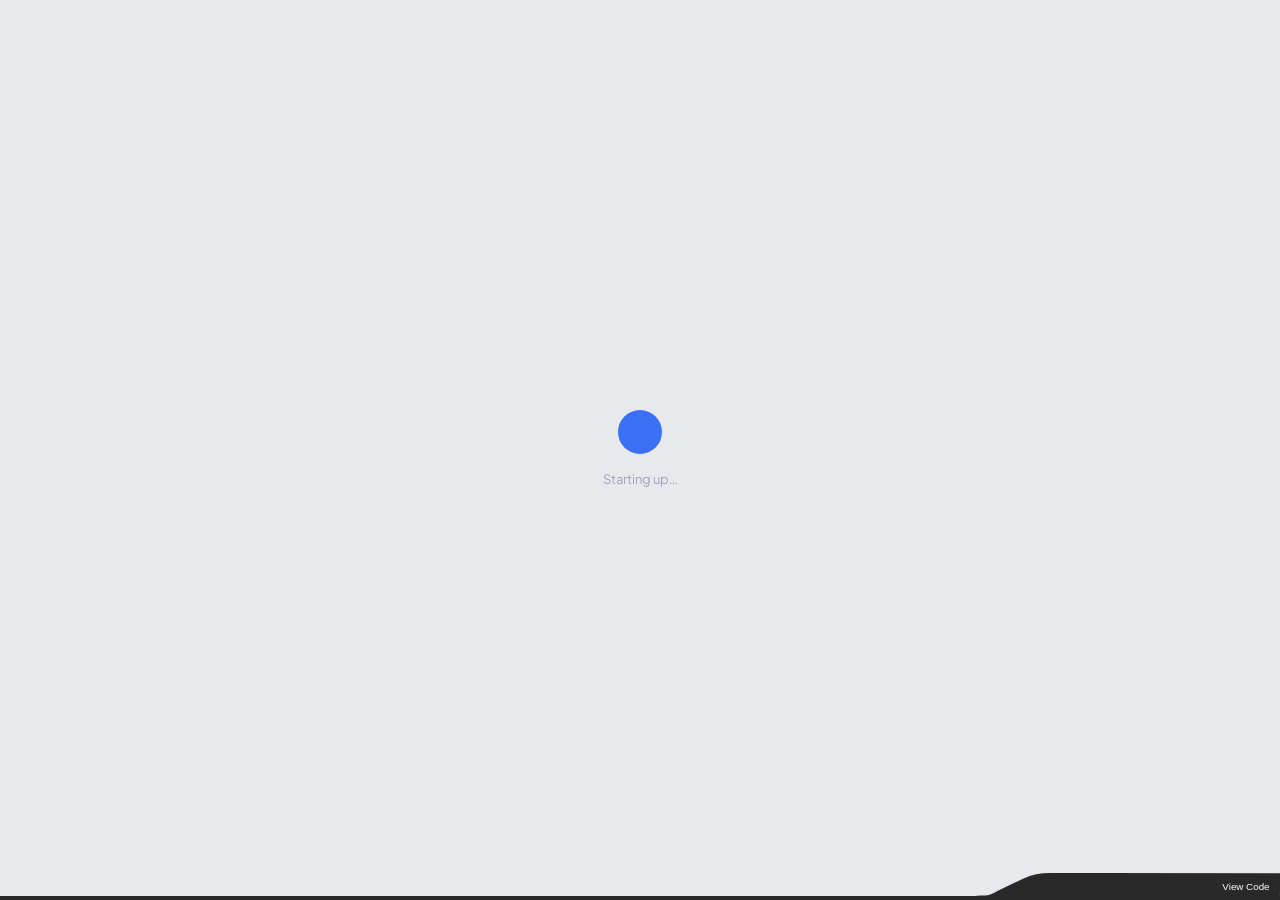
<file: Public stuff/AnnaCode/index.html>
<!DOCTYPE html>
<html lang="en">
<head>
    <meta charset="UTF-8">
    <meta name="viewport" content="width=device-width,initial-scale=1.0">
    <script>
        // Web Bluetooth (needed for the hardware) only exists in Chrome/Chromium browsers
        if (!navigator.bluetooth) {
            alert("AnnaCode only works with hardware in Google Chrome.\n\nPlease reopen this page in Chrome to connect to your hub.");
        }
    </script>
    <link rel="stylesheet" href="https://pyscript.net/releases/2026.3.1/core.css">
    <script type="module" src="https://pyscript.net/releases/2026.3.1/core.js"></script>
    <title>AnnaCode</title>
    <link rel="stylesheet" href="styles.css" />
    <link rel="preconnect" href="https://fonts.googleapis.com" />
    <link href="https://fonts.googleapis.com/css2?family=Plus+Jakarta+Sans:wght@400;500;600;700&family=JetBrains+Mono:wght@400;500;600;700&display=swap" rel="stylesheet" />
    <py-config src="./pyscript.toml"></py-config>
    <script src="https://cdn.plot.ly/plotly-2.27.0.min.js"></script>

    <link rel="manifest" href="./psadc-manifest.json">
</head>
<body>
    <!-- Loading splash -->
    <div id="loading-splash" class="loading-splash">
        <div class="loading-orb"></div>
        <span class="loading-label">Starting up…</span>
    </div>

    <div class="page-wrap" id="page-wrap" style="display:none">

        <!-- ── Goal card ─────────────────────────────────────────── -->
        <div class="card goal-card">
            <span class="connect-title">Goal</span>
            <p>The goal is to learn how neural nets work. Start with the Example networks, and click the ? buttons for hints.
                <a href="https://app.notion.com/p/A-Neuron-Anna-style-3fa2f91361d380e5804cccee36124bcb" target="_blank" rel="noopener">Full instructions on how to use this page are on A Neuron (Anna style).</a></p>
        </div>

        <!-- ── Connection card ───────────────────────────────────── -->
        <div class="card connect-card">
            <div class="connect-header devices-header">
                <span class="connect-title">Devices</span>
                <div class="add-virtual" title="No kit with you? Add a pretend device and use it like the real one.">
                    <select class="add-virtual-select" id="add-virtual-select" aria-label="Virtual device to add">
                        <option value="">Choose a virtual device…</option>
                        <option value="controller">Controller (sliders and keyboard)</option>
                        <option value="double_motor">Double Motor</option>
                        <option value="single_motor">Single Motor</option>
                        <option value="color_sensor">Color Sensor</option>
                    </select>
                    <button class="btn-add-virtual" id="add-virtual-btn" disabled>Add</button>
                    <span class="add-virtual-status" id="add-virtual-status" role="status" aria-live="polite"></span>
                </div>
                <label class="save-power" title="The color sensor's light uses a lot of battery. With this ticked the light is off except while you are recording data or running the network, so the sensor's live reading is blank the rest of the time. Untick it to watch the sensor live.">
                    <input type="checkbox" id="save-power" checked /> Save power: sensor light off unless recording or running
                </label>
            </div>
            <div class="device-list" id="device-list">
                <button class="btn-add-device" id="add-device-btn">
                    <svg width="14" height="14" viewBox="0 0 24 24" fill="none"
                         stroke="currentColor" stroke-width="2.5">
                        <path d="M12 5v14M5 12h14"/>
                    </svg>
                    Connect device
                </button>
            </div>

            <!-- ── Virtual devices added with the dropdown above (misc_ui/virtual_devices.py) ── -->
            <div class="virtual-devices" id="virtual-devices"></div>
        </div>

        <!-- ── Network card ──────────────────────────────────────── -->
        <div class="card network-card">

            <div class="zoom-bar">
                <div class="mode-toggle" id="mode-toggle" title="Basic hides the activation blocks, the add buttons and the graphs">
                    <button class="mode-btn active" id="mode-beginner-btn">Basic</button>
                    <button class="mode-btn" id="mode-advanced-btn">Advanced</button>
                    <button class="mode-btn" id="mode-fitting-btn">Fitting</button>
                    <button class="mode-btn" id="mode-training-btn">Training</button>
                </div>
                <button class="act-toggle-btn" id="show-activation-btn" data-tip="act_toggle">+ Activation layers</button>
                <select class="preset-select" id="preset-select" title="Load a worked example"></select>
                <div class="zoom-control" title="Zoom the network diagram">
                    <button class="btn-zoom" id="zoom-out-btn" title="Zoom out">&minus;</button>
                    <span class="zoom-level" id="zoom-level-label">100%</span>
                    <button class="btn-zoom" id="zoom-in-btn" title="Zoom in">+</button>
                </div>
            </div>

            <div class="preset-caption hidden" id="preset-caption">
                <span id="preset-caption-text"></span>
                <button class="hint-close" id="preset-caption-close" title="Close this hint">&times;</button>
            </div>
            <div class="hint-banner hidden" id="hint-banner">
                <span id="hint-text"></span>
                <button class="hint-close" id="hint-close-btn" title="Dismiss">&times;</button>
            </div>

            <div class="network-body">
            <div class="network-main">
            <div class="network-wrap" id="network-wrap">
                <svg id="arrow-svg" aria-hidden="true"></svg>

                <!-- Inputs column -->
                <div class="col col-inputs" id="col-inputs">
                    <div class="col-items" id="inputs-container"></div>
                    <button class="btn-add-col" id="add-input-btn" title="Add input">
                        <svg width="14" height="14" viewBox="0 0 24 24" fill="none"
                             stroke="currentColor" stroke-width="2.5">
                            <path d="M12 5v14M5 12h14"/>
                        </svg>
                        Input
                    </button>
                </div>

                <!-- Layers: each layer contributes a neuron column + an activation column,
                     appended here dynamically by main.py -->
                <div class="layers-row" id="layers-container"></div>

                <!-- Add layer -->
                <div class="col col-add-layer" id="col-add-layer">
                    <button class="btn-add-layer" id="add-layer-btn" title="Add a hidden layer">
                        <svg width="16" height="16" viewBox="0 0 24 24" fill="none"
                             stroke="currentColor" stroke-width="2.5">
                            <path d="M12 5v14M5 12h14"/>
                        </svg>
                        <span>Layer</span>
                    </button>
                    <button class="help-btn inline" data-help="layer" title="Help">?</button>
                </div>

                <!-- Outputs column -->
                <div class="col col-outputs" id="col-outputs">
                    <div class="col-items" id="outputs-container"></div>
                    <button class="btn-add-col" id="add-output-btn" title="Add output">
                        <svg width="14" height="14" viewBox="0 0 24 24" fill="none"
                             stroke="currentColor" stroke-width="2.5">
                            <path d="M12 5v14M5 12h14"/>
                        </svg>
                        Output
                    </button>
                </div>
            </div>

            <div class="run-bar">
                <button class="btn-run-circle btn-run-play" id="play-btn" title="Run">
                    <svg width="22" height="22" viewBox="0 0 24 24" fill="currentColor">
                        <polygon points="6,3 20,12 6,21"/>
                    </svg>
                </button>
                <button class="btn-run-circle btn-run-stop" id="stop-btn" title="Stop" disabled>
                    <svg width="20" height="20" viewBox="0 0 24 24" fill="currentColor">
                        <rect x="5" y="5" width="14" height="14" rx="2"/>
                    </svg>
                </button>
                <label class="debug-toggle hidden" id="debug-toggle-wrap" title="Show live values on the arrows">
                    <input type="checkbox" id="debug-toggle" checked />
                    <span class="debug-toggle-track"><span class="debug-toggle-thumb"></span></span>
                    <span class="debug-toggle-label">Debug</span>
                </label>
            </div>
            </div>

            <div class="transfer-card" id="transfer-card">
                <button class="help-btn corner" data-help="plot" title="Help">?</button>
                <div class="transfer-plot" id="transfer-plot"></div>
                <div class="transfer-hint">Hit Run</div>
            </div>
            </div>

            <div class="training-card" id="training-card">
                <div class="training-bar">
                    <span class="train-group"><select class="train-select" id="example-select" data-tip="example"></select>
                        <button class="train-btn save-icon-btn" id="save-icon-btn" data-tip="save_example" aria-label="Save example data">
                            <svg width="16" height="16" viewBox="0 0 24 24" fill="none" stroke="currentColor" stroke-width="2" stroke-linecap="round" stroke-linejoin="round"><path d="M12 3v12M7 10l5 5 5-5M5 21h14"/></svg></button>
                        <span class="train-or">or</span>
                        <button class="train-btn" id="record-btn" data-tip="record">Record</button></span>
                    <span class="train-group"><button class="train-btn" id="undo-btn" data-tip="undo" disabled>Undo</button></span>
                    <span class="train-group"><button class="train-btn" id="remove-zero-btn" data-tip="remove_zero">Remove zero-speed points</button></span>
                    <span class="train-group"><button class="train-btn" id="clear-data-btn" data-tip="clear">Clear</button></span>
                    <span class="train-group"><button class="train-btn" id="save-data-btn" data-tip="save">Save</button></span>
                    <span class="train-group"><button class="train-btn" id="load-data-btn" data-tip="load">Load</button></span>
                    <input type="file" id="load-file" accept=".tsv,.txt,text/tab-separated-values,text/plain" hidden />
                </div>
                <!-- ── Controller demonstrations (see misc_ui/teleop.py) ── -->
                <div class="teleop-bar" id="teleop-bar">
                    <label class="teleop-check" title="The controller's joysticks drive the motors. While this is on, Record stores what you commanded as the answer for each sensor reading.">
                        <input type="checkbox" id="teleop-enable" /> Drive with controller
                    </label>
                    <label class="teleop-field" title="Motor speed when a stick is pushed all the way">Max speed
                        <input type="number" id="teleop-max" value="50" min="5" max="100" step="5" /> %
                    </label>
                    <label class="teleop-check" title="Instead of recording the exact motor speed, record the nearest of five levels: 0, half or full of Max speed, forward or backward. Fewer choices can be easier to learn. Applies to what is recorded from now on, including corrections while running.">
                        <input type="checkbox" id="teleop-snap" /> Snap speeds to 5 levels (0, &plusmn;&frac12;, &plusmn;1 of Max speed)
                    </label>
                    <label class="teleop-check" title="Tick this if the other end of your car is its front. Forward and back swap, and the sticks switch wheels so left still turns left and right still turns right.">
                        <input type="checkbox" id="teleop-reverse" /> Reverse
                    </label>
                    <label class="teleop-check" title="While the network is running, push a stick to take over. Your correction is added to the training data.">
                        <input type="checkbox" id="teleop-log" checked /> Add my corrections while running
                    </label>
                    <span class="teleop-status" id="teleop-status"></span>
                </div>
                <div class="training-bar">
                    <span class="train-group"><button class="train-btn" id="randomize-btn" data-tip="randomize">Randomize weights</button></span>
                    <span class="train-group"><button class="train-btn train-accent" id="step-btn" data-tip="step">Step</button></span>
                    <span class="train-group"><button class="train-btn train-accent" id="train-btn" data-tip="train">Train 50 epochs</button></span>
                    <span class="train-group"><label class="train-lr" data-tip="lr">Learning rate
                        <input type="number" id="train-lr" value="0.05" step="any" min="0" /></label></span>
                    <span class="train-group"><label class="train-lr" data-tip="live"><input type="checkbox" id="live-dot-toggle" checked /> Show live reading</label></span>
                    <span class="train-count" id="train-count">0 points</span>
                </div>
                <div class="train-status"><span id="train-status">Pick a device and a value for each input and output. With the neural network <em>not</em> running, give it examples by clicking the Record button, selecting "Drive with controller", and driving with the controller (or push the robot through its paces by hand).</span>
                    <button class="help-btn inline" data-help="dataplot" title="Help">?</button></div>
                <div class="train-hint hidden" id="train-hint">
                    <span id="train-hint-text"></span>
                    <button class="hint-close" id="train-hint-close" title="Close this hint">&times;</button>
                </div>
                <div class="training-plots">
                    <div class="train-plot-wrap"><div id="train-data-plot"></div></div>
                    <div class="train-plot-wrap train-loss-wrap"><div class="train-plot-title">Loss <button class="help-btn inline" data-help="loss" title="Help">?</button></div><div id="train-loss-plot"></div></div>
                </div>
            </div>

            <div class="adv-plot-card" id="adv-plot-card">
                <div class="adv-plot-controls">
                    <label>x axis:
                        <select id="adv-x-select"></select>
                    </label>
                    <button class="help-btn inline" data-help="plot" title="Help">?</button>
                    <span class="adv-plot-note">solid = after activation &middot; dashed = before activation &middot; dot and red lines = live value</span>
                </div>
                <div class="collapse-note" id="collapse-note"></div>
                <div class="adv-plot-wrap">
                    <div id="adv-plot"></div>
                    <div class="transfer-hint">Hit Run</div>
                </div>
            </div>

        </div>

    </div>

    <!-- ── Just-in-time help popover ─────────────────────────────── -->
    <div id="help-popover" class="help-popover hidden">
        <button class="hint-close" id="help-close-btn" title="Close">&times;</button>
        <p id="help-body"></p>
        <a href="https://app.notion.com/p/A-Neuron-Anna-style-3fa2f91361d380e5804cccee36124bcb" target="_blank" rel="noopener">Learn more</a>
    </div>

    <!-- ── Activation help popover ───────────────────────────────── -->
    <div id="act-help-popover" class="act-help-popover hidden">
        <div class="act-help-inner">
            <div class="act-help-header">
                <span class="act-help-title">Activation functions</span>
                <button class="btn-icon" id="close-act-help-btn">
                    <svg width="15" height="15" viewBox="0 0 24 24" fill="none"
                         stroke="currentColor" stroke-width="2">
                        <path d="M18 6L6 18M6 6l12 12"/>
                    </svg>
                </button>
            </div>
            <p class="act-help-intro">
                An activation function is applied to each neuron's output before it becomes
                usable downstream. It introduces non-linearity so the network can learn
                complex patterns. One activation function is shared by every neuron.
                Without one, any number of neurons and layers collapses into a single line (y = mx + b);
                a non-linear activation stops that, so line segments can add up to curves.
            </p>
            <div class="act-help-list">
                <div class="act-help-item">
                    <span class="act-help-name">None</span>
                    <span class="act-help-desc">No transformation. Output passes through unchanged (identity).</span>
                </div>
                <div class="act-help-item">
                    <span class="act-help-name">ReLU</span>
                    <span class="act-help-desc">y = max(0, x). Keeps positives, sets negatives to zero. Cheap, so common in deep networks, but a neuron stuck at 0 can &ldquo;die&rdquo; (leaky ReLU, max(0.01x, x), avoids that).</span>
                </div>
                <div class="act-help-item">
                    <span class="act-help-name">Sigmoid</span>
                    <span class="act-help-desc">y = 1 / (1 + e<sup>&minus;x</sup>). An S-curve between 0 and 1. Good for probability outputs.</span>
                </div>
                <div class="act-help-item">
                    <span class="act-help-name">Tanh</span>
                    <span class="act-help-desc">y = (e<sup>x</sup> &minus; e<sup>&minus;x</sup>) / (e<sup>x</sup> + e<sup>&minus;x</sup>). Between &minus;1 and 1; being centred on zero can mean faster training.</span>
                </div>
                <div class="act-help-item">
                    <span class="act-help-name">Softplus</span>
                    <span class="act-help-desc">y = ln(1 + e<sup>x</sup>). A smooth ReLU that only approaches zero, with no hard cut-off.</span>
                </div>
                <div class="act-help-item">
                    <span class="act-help-name">Custom</span>
                    <span class="act-help-desc">Define your own f(x), optionally as separate pieces over different ranges of x.</span>
                </div>
            </div>
        </div>
    </div>

    <script type="py" src="./main.py"></script>
<svg style="z-index:9997;position:fixed;bottom:0;right:0" viewBox="0 0 315 27" width="315" height="27">
  <path d="M143.905 0.043004L85.585 0.105C75.385 0.0870005 66.415 1.866 58.655 5.535C50.765 9.265 42.855 12.989 34.975 16.73C27.165 20.443 26.057 22.638 15.778 22.501C5.775 22.368 2.44 26.781 0 26.781L0.545006 26.693C22.005 26.672 43.455 26.676 64.915 26.676C90.655 26.676 116.395 26.665 142.135 26.699C143.115 26.699 143.915 26.259 143.915 25.707C143.855 11.729 143.855 14.026 143.915 0.0490007L143.905 0.043004Z" fill="#292929"></path>
  <path d="M140.258 0L315 0.340524L314.966 27L140 26.9616L140.258 0Z" fill="#292929"></path>
</svg>
<div style="z-index:9998;font-family:sans-serif;background-color:#292929;padding:2px 8px;position:fixed;bottom:0;right:0;left:0"></div>
<div style="z-index:9999;color:white;font-size: 0.7rem;font-family:sans-serif;padding: 5px;position:fixed;bottom:0;right:0">
  <a href="https://github.com/chrisbuerginrogers/ME193-Robotics/tree/main/Public%20stuff/AnnaCode" id="view-code" target="_blank" rel="noopener" style="color:#FFF;text-decoration:none;">View Code</a><span id="install-pwa-section" hidden>&nbsp;│&nbsp; <a id="install-pwa" style="cursor:pointer; color:#FFF;">Install</a></span>&nbsp;&nbsp
</div>

<script>
let installPrompt = null;
const installSection = document.querySelector("#install-pwa-section")
const installButton = document.querySelector("#install-pwa");

window.addEventListener("beforeinstallprompt", (event) => {
  if ("onappinstalled" in window) {
    installSection.removeAttribute("hidden")
  }
  event.preventDefault();
  installPrompt = event;
});

installButton.addEventListener("click", async () => {
  if (!installPrompt) {
    return;
  }
  const result = await installPrompt.prompt();
  disableInAppInstallPrompt();
});

function disableInAppInstallPrompt() {
  installPrompt = null;
  installButton.setAttribute("hidden", "");
};
</script>

<script>
  const heap_app_id = "";   // analytics disabled (was the pyscript.com Heap id)
  // Only add analytics if we got an id
  if (heap_app_id) {
    // Analytics code
    window.heap=window.heap||[],heap.load=function(e,t){window.heap.appid=e,window.heap.config=t=t||{};var r=document.createElement("script");r.type="text/javascript",r.async=!0,r.src="https://cdn.heapanalytics.com/js/heap-"+e+".js";var a=document.getElementsByTagName("script")[0];a.parentNode.insertBefore(r,a);for(var n=function(e){return function(){heap.push([e].concat(Array.prototype.slice.call(arguments,0)))}},p=["addEventProperties","addUserProperties","clearEventProperties","identify","resetIdentity","removeEventProperty","setEventProperties","track","unsetEventProperty"],o=0;o<p.length;o++)heap[p[o]]=n(p[o])};
    heap.load(heap_app_id);

    // Add event listener to the view-code link
    document.querySelector("#view-code").addEventListener("click", () => {
      heap.track("PSADC - View Code");
    });
    // Add event listener to the install-pwa link
    document.querySelector("#install-pwa").addEventListener("click", () => {
      heap.track("PSADC - Install PWA");
    });
  }
</script></body>
</html>
</file>
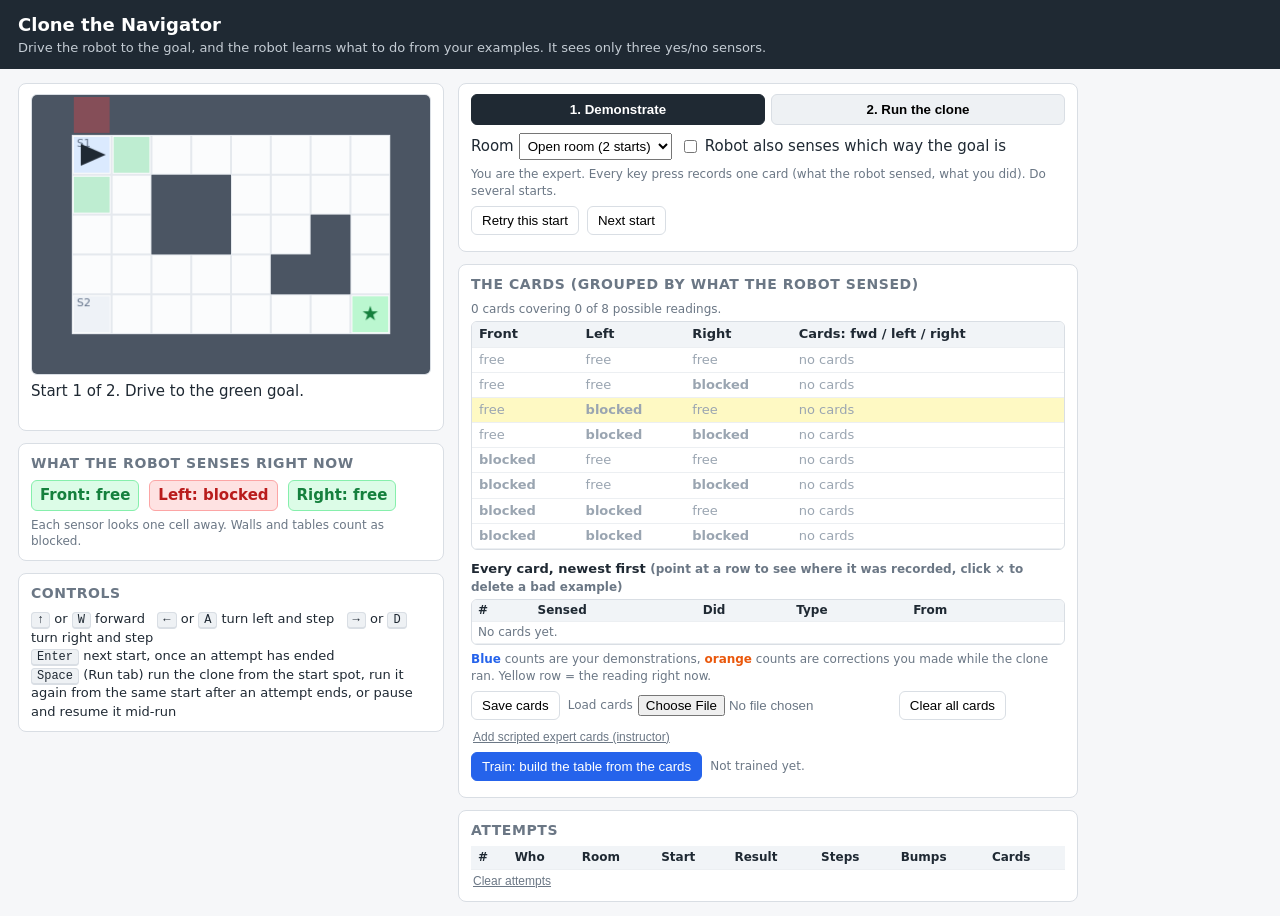
<file: Public stuff/bc_gridworld/index.html>
<!doctype html>
<html lang="en">
<head>
<meta charset="utf-8">
<meta name="viewport" content="width=device-width, initial-scale=1">
<title>Clone the Navigator</title>
<style>
  :root { --bg:#f6f7f9; --card:#fff; --ink:#1f2933; --mute:#6b7785; --line:#d9dee4;
          --expert:#2563eb; --dagger:#ea580c; --good:#15803d; --bad:#b91c1c; --wall:#4b5563; }
  * { box-sizing: border-box; }
  body { margin:0; font:15px/1.4 system-ui, sans-serif; background:var(--bg); color:var(--ink); }
  header { padding:12px 18px; background:#1f2933; color:#fff; }
  header h1 { margin:0; font-size:18px; }
  header p { margin:2px 0 0; color:#c4ccd4; font-size:13px; }
  main { display:flex; flex-wrap:wrap; gap:14px; padding:14px 18px; align-items:flex-start; }
  .col { display:flex; flex-direction:column; gap:12px; }
  #left { flex:0 0 auto; }
  .panel { background:var(--card); border:1px solid var(--line); border-radius:8px; padding:10px 12px; }
  .panel h2 { margin:0 0 6px; font-size:14px; text-transform:uppercase; letter-spacing:.04em; color:var(--mute); }
  canvas { display:block; background:#fff; border:1px solid var(--line); border-radius:6px; max-width:100%; }
  .tabs { display:flex; gap:6px; margin-bottom:8px; }
  .tabs button { flex:1; padding:7px; border:1px solid var(--line); background:#eef1f4; border-radius:6px; cursor:pointer; font-weight:600; }
  .tabs button.on { background:#1f2933; color:#fff; border-color:#1f2933; }
  button.act { padding:6px 10px; border:1px solid var(--line); background:#fff; border-radius:6px; cursor:pointer; }
  button.act:hover { background:#eef1f4; }
  button.primary { background:var(--expert); color:#fff; border-color:var(--expert); }
  button.primary:hover { background:#1d4fc4; }
  button.link { border:0; background:none; color:var(--mute); text-decoration:underline; cursor:pointer; font-size:12px; padding:2px; }
  .row { display:flex; flex-wrap:wrap; gap:8px; align-items:center; margin:6px 0; }
  label { display:inline-flex; gap:5px; align-items:center; }
  select { padding:4px; }
  .msg { min-height:2.6em; margin:6px 0 0; }
  .ok { color:var(--good); font-weight:600; } .warn { color:var(--bad); font-weight:600; }
  .small { font-size:12px; color:var(--mute); }
  .sensors { display:flex; gap:10px; align-items:center; flex-wrap:wrap; }
  .light { min-width:62px; text-align:center; padding:4px 8px; border-radius:6px; border:1px solid var(--line); font-weight:600; }
  .light.blocked { background:#fee2e2; border-color:#fca5a5; color:var(--bad); }
  .light.free { background:#dcfce7; border-color:#86efac; color:var(--good); }
  .light.goal { background:#e0e7ff; border-color:#a5b4fc; color:#3730a3; }
  .keys { font-size:13px; }
  kbd { background:#eef1f4; border:1px solid var(--line); border-bottom-width:2px; border-radius:4px; padding:0 5px; font-size:12px; }
  #tablewrap { max-height:340px; overflow:auto; border:1px solid var(--line); border-radius:6px; }
  table { border-collapse:collapse; width:100%; font-size:13px; }
  th, td { padding:3px 7px; border-bottom:1px solid #eceff2; text-align:left; white-space:nowrap; }
  th { position:sticky; top:0; background:#f1f4f7; z-index:1; }
  tr.cur td { background:#fef9c3; }
  tr.unseen td { color:#9aa5b1; }
  .blk { color:var(--bad); font-weight:700; } .fre { color:#9aa5b1; }
  .ex { color:var(--expert); font-weight:700; } .dg { color:var(--dagger); font-weight:700; }
  .guess { font-style:italic; color:var(--mute); }
  .subhead { margin:10px 0 3px; font-size:13px; }
  #cardwrap { max-height:170px; overflow:auto; border:1px solid var(--line); border-radius:6px; }
  #cardlist td, #cardlist th { font-size:12px; padding:2px 6px; }
  #cardlist td:nth-child(5) { white-space:normal; }
  #cardlist td.x { width:26px; text-align:center; }
  button.del { border:0; background:none; color:#9aa5b1; cursor:pointer; font-size:15px; line-height:1; padding:0 4px; }
  button.del:hover { color:var(--bad); }
  #hist td, #hist th { font-size:12px; }
  .stale { background:#fff7ed; border:1px solid #fdba74; color:#9a3412; padding:5px 8px; border-radius:6px; margin:6px 0; font-size:13px; }
  details summary { cursor:pointer; color:var(--mute); }
</style>
</head>
<body>
<header>
  <h1>Clone the Navigator</h1>
  <p>Drive the robot to the goal, and the robot learns what to do from your examples. It sees only three yes/no sensors.</p>
</header>
<main>
  <div class="col" id="left">
    <div class="panel">
      <canvas id="cv" width="560" height="420"></canvas>
      <div class="row" id="runControls" style="display:none">
        <button class="act" id="runbtn">Run</button>
        <button class="act" id="stepbtn">Step</button>
        <label>Speed <input type="range" id="speed" min="1" max="10" value="6"></label>
      </div>
      <div class="msg" id="msg"></div>
    </div>
    <div class="panel">
      <h2>What the robot senses right now</h2>
      <div class="sensors" id="sensors"></div>
      <p class="small" style="margin:6px 0 0">Each sensor looks one cell away. Walls and tables count as blocked.</p>
    </div>
    <div class="panel keys">
      <h2>Controls</h2>
      <kbd>&uarr;</kbd> or <kbd>W</kbd> forward &nbsp; <kbd>&larr;</kbd> or <kbd>A</kbd> turn left and step &nbsp; <kbd>&rarr;</kbd> or <kbd>D</kbd> turn right and step<br>
      <kbd>Enter</kbd> next start, once an attempt has ended<br>
      <kbd>Space</kbd> (Run tab) run the clone from the start spot, run it again from the same start after an attempt ends, or pause and resume it mid-run
    </div>
  </div>

  <div class="col" style="flex:1; min-width:340px; max-width:620px">
    <div class="panel">
      <div class="tabs">
        <button id="tab-demo" class="on">1. Demonstrate</button>
        <button id="tab-run">2. Run the clone</button>
      </div>
      <div class="row">
        <label>Room <select id="map"></select></label>
        <label><input type="checkbox" id="useGoal"> Robot also senses which way the goal is</label>
      </div>
      <div id="demoBox">
        <p class="small" style="margin:0">You are the expert. Every key press records one card (what the robot sensed, what you did). Do several starts.</p>
      </div>
      <div id="runBox" style="display:none">
        <div class="row">
          <label><input type="checkbox" id="dagger" checked> Taking over with a key adds a correction card</label>
        </div>
        <div class="row">
          <label>If it has never seen this reading <select id="fallback">
            <option value="nearest">copy the most similar reading (nearest neighbor)</option>
            <option value="forward">just go forward</option></select></label>
        </div>
      </div>
      <div class="row">
        <button class="act" id="retry">Retry this start</button>
        <button class="act" id="next">Next start</button>
      </div>
    </div>

    <div class="panel">
      <h2>The cards (grouped by what the robot sensed)</h2>
      <div class="small" id="counts" style="margin-bottom:4px"></div>
      <div id="tablewrap"><table id="tbl"></table></div>
      <h3 class="subhead">Every card, newest first <span class="small">(point at a row to see where it was recorded, click &times; to delete a bad example)</span></h3>
      <div id="cardwrap"><table id="cardlist"><thead><tr><th>#</th><th>Sensed</th><th>Did</th><th>Type</th><th>From</th><th></th></tr></thead><tbody></tbody></table></div>
      <p class="small" style="margin:6px 0 0"><span class="ex">Blue</span> counts are your demonstrations, <span class="dg">orange</span> counts are corrections you made while the clone ran. Yellow row = the reading right now.</p>
      <div class="row">
        <button class="act" id="dl">Save cards</button>
        <label class="small">Load cards <input type="file" id="ld" accept=".json"></label>
        <button class="act" id="clear">Clear all cards</button>
        <button class="link" id="sample" title="For the instructor: adds cards from a scripted expert that sees the whole map">Add scripted expert cards (instructor)</button>
      </div>
      <div class="stale" id="stale" style="display:none"></div>
      <div class="row">
        <button class="act primary" id="train">Train: build the table from the cards</button>
        <span class="small" id="trainnote"></span>
      </div>
    </div>

    <div class="panel">
      <h2>Attempts</h2>
      <table id="hist"><thead><tr><th>#</th><th>Who</th><th>Room</th><th>Start</th><th>Result</th><th>Steps</th><th>Bumps</th><th>Cards</th></tr></thead><tbody></tbody></table>
      <button class="link" id="clearhist">Clear attempts</button>
    </div>
  </div>
</main>

<script src="logic.js"></script>
<script>
(function () {
  const $ = (id) => document.getElementById(id);
  const A = GW.ACTIONS;
  const CELL = 40;
  const STORE = 'bc-gridworld-cards';

  const S = { mapIdx: 0, startIdx: 0, ep: null, cards: [], mode: 'demo', policy: null,
              running: false, timer: null, hist: [], useGoal: false, fallback: 'nearest', rev: 0, walkCount: 0, hover: null };
  const map = () => GW.MAPS[S.mapIdx];

  try { const saved = JSON.parse(localStorage.getItem(STORE) || '[]'); if (Array.isArray(saved)) S.cards = saved.filter(validCard); } catch (e) {}
  S.walkCount = S.cards.reduce((m, c) => Math.max(m, +c.walk || 0), 0);
  function validCard(c) { return c && c.obs && A.indexOf(c.action) >= 0 && typeof c.obs.F === 'number'; }
  function persist() { S.rev += 1; try { localStorage.setItem(STORE, JSON.stringify(S.cards)); } catch (e) {} }

  function say(html, cls) { const m = $('msg'); m.innerHTML = html; m.className = 'msg ' + (cls || ''); }

  function newEpisode(startIdx) {
    stopRun();
    S.startIdx = startIdx;
    S.ep = GW.newEpisode(map(), startIdx);
    S.logged = false;
    if (S.mode === 'demo') say('Start ' + (S.ep.startIdx + 1) + ' of ' + map().starts.length + '. Drive to the green goal.');
    else say(S.policy ? 'Press Run or Step, or take over with a key.' : 'Press <b>Train</b> first so the robot has a table to follow.');
    render();
  }

  function obsNow() { return GW.sense(map(), S.ep.s); }

  function logAttempt(who) {
    if (S.logged) return;
    S.logged = true;
    S.hist.push({ who, room: map().name, start: S.ep.startIdx + 1, outcome: S.ep.outcome,
                  steps: S.ep.steps, bumps: S.ep.bumps, cards: who === 'clone' ? S.policy.nCards : S.cards.length });
  }

  function finish(who) {
    logAttempt(who);
    const e = S.ep;
    if (e.outcome === 'goal') say('Reached the goal in ' + e.steps + ' steps with ' + e.bumps + ' bumps. ' + (S.mode === 'run' ? 'Press Space to run it again from this start, or Enter for the next start.' : 'Press Enter for the next start.'), 'ok');
    else if (e.outcome === 'looping') say('The clone is stuck in a loop: it keeps arriving at the same place facing the same way. Take over to show it what to do, or press Space to run it again.', 'warn');
    else say('Out of steps (' + GW.MAX_STEPS + '). Press Retry or Next start.', 'warn');
  }

  function act(action, source) {
    if (S.ep.over) return;
    const obs = obsNow();
    if (source === 'expert' || source === 'dagger') {
      if (!S.ep.walk) S.ep.walk = ++S.walkCount;
      S.cards.push({ obs: obs, action: action, src: source, walk: S.ep.walk, room: map().name, start: S.ep.startIdx + 1,
                     step: S.ep.steps + 1, pos: { x: S.ep.s.x, y: S.ep.s.y, h: S.ep.s.h } });
      persist();
    }
    GW.advance(S.ep, map(), action, { detectLoops: S.mode === 'run' });
    if (S.ep.over) finish(S.mode === 'run' ? 'clone' : 'expert');
    render();
  }

  function cloneTick() {
    if (!S.policy) { say('Press <b>Train</b> first.', 'warn'); stopRun(); return; }
    if (S.ep.over) { stopRun(); return; }
    const d = GW.decide(S.policy, obsNow());
    act(d.action, 'clone');
    if (S.ep.over) stopRun();
  }

  function startRun() {
    if (!S.policy) { say('Press <b>Train</b> first.', 'warn'); return; }
    if (S.ep.over) newEpisode(S.startIdx);
    S.running = true; $('runbtn').textContent = 'Pause';
    const delay = 1050 - S.speed * 100;
    S.timer = setInterval(cloneTick, delay);
  }
  function stopRun() {
    S.running = false; $('runbtn').textContent = 'Run';
    if (S.timer) { clearInterval(S.timer); S.timer = null; }
  }

  function train() {
    if (S.cards.length === 0) { say('There are no cards yet. Use tab 1 to demonstrate first.', 'warn'); return; }
    S.policy = GW.makePolicy(S.cards, S.useGoal, S.fallback);
    S.policy.nCards = S.cards.length;
    S.policy.rev = S.rev;
    say('Trained on ' + S.cards.length + ' cards. The table is built.', 'ok');
    render();
  }

  // ---------- drawing ----------
  const cv = $('cv'), ctx = cv.getContext('2d');
  function draw() {
    const m = map();
    cv.width = m.w * CELL; cv.height = m.h * CELL;
    $('left').style.width = Math.min(cv.width + 26, window.innerWidth - 36) + 'px';   // the map sets the column width, so long text wraps at the map's edge
    ctx.clearRect(0, 0, cv.width, cv.height);
    for (let y = 0; y < m.h; y++) for (let x = 0; x < m.w; x++) {
      const px = x * CELL, py = y * CELL;
      if (m.grid[y][x] === '#') { ctx.fillStyle = '#4b5563'; ctx.fillRect(px, py, CELL, CELL); }
      else { ctx.fillStyle = '#fbfcfd'; ctx.fillRect(px, py, CELL, CELL); ctx.strokeStyle = '#e5e9ee'; ctx.strokeRect(px + .5, py + .5, CELL - 1, CELL - 1); }
    }
    m.starts.forEach((st, i) => {
      ctx.fillStyle = i === S.ep.startIdx ? '#dbeafe' : '#eef2f7';
      ctx.fillRect(st.x * CELL + 2, st.y * CELL + 2, CELL - 4, CELL - 4);
      ctx.fillStyle = '#64748b'; ctx.font = '11px system-ui'; ctx.textAlign = 'left'; ctx.textBaseline = 'top';
      ctx.fillText('S' + (i + 1), st.x * CELL + 5, st.y * CELL + 4);
    });
    ctx.fillStyle = '#bbf7d0'; ctx.fillRect(m.goal.x * CELL + 2, m.goal.y * CELL + 2, CELL - 4, CELL - 4);
    ctx.fillStyle = '#15803d'; ctx.font = 'bold 20px system-ui'; ctx.textAlign = 'center'; ctx.textBaseline = 'middle';
    ctx.fillText('★', m.goal.x * CELL + CELL / 2, m.goal.y * CELL + CELL / 2 + 1);

    const s = S.ep.s, o = obsNow();
    const probes = [[s.h, o.F], [(s.h + 3) % 4, o.L], [(s.h + 1) % 4, o.R]];
    probes.forEach(([h, b]) => {
      const cx = s.x + GW.DX[h], cy = s.y + GW.DY[h];
      if (cx < 0 || cy < 0 || cx >= m.w || cy >= m.h) return;
      ctx.fillStyle = b ? 'rgba(239,68,68,.35)' : 'rgba(34,197,94,.28)';
      ctx.fillRect(cx * CELL + 2, cy * CELL + 2, CELL - 4, CELL - 4);
    });
    // robot: triangle pointing along the heading
    const cx = s.x * CELL + CELL / 2, cy = s.y * CELL + CELL / 2;
    ctx.save(); ctx.translate(cx, cy); ctx.rotate(s.h * Math.PI / 2);
    ctx.fillStyle = S.ep.over ? (S.ep.outcome === 'goal' ? '#15803d' : '#b91c1c') : '#1f2933';
    ctx.beginPath(); ctx.moveTo(0, -14); ctx.lineTo(11, 11); ctx.lineTo(-11, 11); ctx.closePath(); ctx.fill();
    ctx.restore();
    const hc = S.hover !== null ? S.cards[S.hover] : null;
    if (hc && hc.pos && hc.room === m.name) {
      const hx = hc.pos.x * CELL, hy = hc.pos.y * CELL;
      ctx.strokeStyle = '#ea580c'; ctx.lineWidth = 3; ctx.strokeRect(hx + 2, hy + 2, CELL - 4, CELL - 4);
      ctx.save(); ctx.translate(hx + CELL / 2, hy + CELL / 2); ctx.rotate(hc.pos.h * Math.PI / 2);
      ctx.beginPath(); ctx.moveTo(0, -13); ctx.lineTo(9, 7); ctx.lineTo(-9, 7); ctx.closePath(); ctx.stroke(); ctx.restore();
      ctx.lineWidth = 1;
    }
  }

  function renderSensors() {
    const o = obsNow();
    const box = $('sensors');
    const mk = (label, b) => '<div class="light ' + (b ? 'blocked' : 'free') + '">' + label + ': ' + (b ? 'blocked' : 'free') + '</div>';
    let html = mk('Front', o.F) + mk('Left', o.L) + mk('Right', o.R);
    if (S.useGoal) html += '<div class="light goal">Goal: ' + GW.BEARING_WORD[o.G] + '</div>';
    box.innerHTML = html;
  }

  function renderTable() {
    const useGoal = S.useGoal;
    const live = GW.buildTable(S.cards, useGoal);              // what the cards say now
    const pol = S.policy && S.policy.useGoal === useGoal ? S.policy : null;   // what the trained policy does
    const cur = GW.key(obsNow(), useGoal);
    let rows = '<thead><tr><th>Front</th><th>Left</th><th>Right</th>' + (useGoal ? '<th>Goal</th>' : '') +
               '<th>Cards: fwd / left / right</th>' + (S.mode === 'run' ? '<th>Clone does</th>' : '') + '</tr></thead><tbody>';
    let seenReadings = 0;
    GW.allObs(useGoal).forEach(o => {
      const k = GW.key(o, useGoal), e = live.get(k);
      if (e) seenReadings++;
      const cell = (b) => '<td class="' + (b ? 'blk' : 'fre') + '">' + (b ? 'blocked' : 'free') + '</td>';
      const ink = (a) => {
        if (!e) return '0';
        const x = e.ink[a];
        return '<span class="ex">' + x.expert + '</span>' + (x.dagger ? '+<span class="dg">' + x.dagger + '</span>' : '');
      };
      let cards = e ? ink('F') + ' / ' + ink('L') + ' / ' + ink('R') + (e.conflict ? ' <span class="warn" title="Different actions for the same reading">conflict</span>' : '') : 'no cards';
      let does = '';
      if (S.mode === 'run') {
        if (!pol) does = '<span class="small">train first</span>';
        else {
          const d = GW.decide(pol, o);
          does = d.known ? GW.ACTION_WORD[d.action] : '<span class="guess">guess: ' + GW.ACTION_WORD[d.action] + '</span>';
        }
      }
      rows += '<tr class="' + (k === cur ? 'cur ' : '') + (e ? '' : 'unseen') + '" data-k="' + k + '">' + cell(o.F) + cell(o.L) + cell(o.R) +
              (useGoal ? '<td>' + GW.BEARING_WORD[o.G] + '</td>' : '') + '<td>' + cards + '</td>' + (S.mode === 'run' ? '<td>' + does + '</td>' : '') + '</tr>';
    });
    $('tbl').innerHTML = rows + '</tbody>';
    const total = GW.allObs(useGoal).length;
    $('counts').textContent = S.cards.length + ' cards covering ' + seenReadings + ' of ' + total + ' possible readings.';
    const wrap = $('tablewrap'), tr = $('tbl').querySelector('tr.cur');
    if (tr) { const t = tr.offsetTop - 60; if (tr.offsetTop < wrap.scrollTop + 30 || tr.offsetTop > wrap.scrollTop + wrap.clientHeight - 30) wrap.scrollTop = Math.max(0, t); }
    const st = $('stale');
    if (S.mode === 'run' && S.policy) {
      if (S.policy.useGoal !== useGoal) { st.style.display = 'block'; st.textContent = 'The goal-sensor setting changed since training. Press Train again.'; }
      else if (S.policy.rev !== S.rev) { st.style.display = 'block'; st.textContent = 'The cards have changed since the last Train (' + S.cards.length + ' now, ' + S.policy.nCards + ' then). The clone is still using the old table. Press Train to update it.'; }
      else st.style.display = 'none';
    } else st.style.display = 'none';
  }

  function readingText(o) {
    const w = (b) => b ? 'blocked' : 'free';
    return 'F ' + w(o.F) + ', L ' + w(o.L) + ', R ' + w(o.R) + (S.useGoal ? ', goal ' + GW.BEARING_WORD[o.G] : '');
  }
  function fromText(c) {
    if (!c.walk) return '<span class="small">unknown</span>';
    return 'Walk ' + c.walk + (c.step ? ', step ' + c.step : '') + (c.room && S.manyRooms ? ' <span class="small">(' + c.room + ')</span>' : '');
  }
  function renderCardList() {
    const body = $('cardlist').querySelector('tbody');
    S.manyRooms = new Set(S.cards.map(c => c.room).filter(Boolean)).size > 1;
    let html = '';
    for (let i = S.cards.length - 1; i >= 0; i--) {
      const c = S.cards[i];
      html += '<tr data-i="' + i + '"><td>' + (i + 1) + '</td><td>' + readingText(c.obs) + '</td><td><b>' + GW.ACTION_WORD[c.action] + '</b></td>' +
              '<td class="' + (c.src === 'dagger' ? 'dg' : 'ex') + '">' + (c.src === 'dagger' ? 'correction' : 'demo') + '</td>' +
              '<td>' + fromText(c) + '</td>' +
              '<td class="x"><button class="del" data-i="' + i + '" title="Delete this card" aria-label="Delete card ' + (i + 1) + '">&times;</button></td></tr>';
    }
    body.innerHTML = html || '<tr><td colspan="6" class="small">No cards yet.</td></tr>';
    $('trainnote').textContent = S.policy ? '' : 'Not trained yet.';
  }

  function renderHist() {
    const body = $('hist').querySelector('tbody');
    body.innerHTML = S.hist.map((h, i) => '<tr><td>' + (i + 1) + '</td><td>' + h.who + '</td><td>' + h.room + '</td><td>S' + h.start +
      '</td><td class="' + (h.outcome === 'goal' ? 'ok' : 'warn') + '">' + h.outcome + '</td><td>' + h.steps + '</td><td>' + h.bumps + '</td><td>' + h.cards + '</td></tr>').reverse().join('');
  }

  function render() { draw(); renderSensors(); renderTable(); renderCardList(); renderHist(); }

  // ---------- wiring ----------
  function setMode(mode) {
    S.mode = mode; stopRun();
    $('tab-demo').classList.toggle('on', mode === 'demo'); $('tab-run').classList.toggle('on', mode === 'run');
    $('demoBox').style.display = mode === 'demo' ? '' : 'none'; $('runBox').style.display = mode === 'run' ? '' : 'none'; $('runControls').style.display = mode === 'run' ? '' : 'none';
    newEpisode(S.startIdx);
  }
  $('tab-demo').onclick = () => setMode('demo');
  $('tab-run').onclick = () => setMode('run');

  GW.MAPS.forEach((m, i) => { const o = document.createElement('option'); o.value = i; o.textContent = m.name + ' (' + m.starts.length + ' starts)'; $('map').appendChild(o); });
  $('map').onchange = (e) => { S.mapIdx = +e.target.value; e.target.blur(); newEpisode(0); };
  $('useGoal').onchange = (e) => { S.useGoal = e.target.checked; e.target.blur(); render(); };
  $('fallback').onchange = (e) => { S.fallback = e.target.value; if (S.policy) S.policy.fallback = S.fallback; e.target.blur(); render(); };
  $('speed').oninput = (e) => { S.speed = +e.target.value; if (S.running) { stopRun(); startRun(); } };
  S.speed = +$('speed').value;
  $('cardlist').onmouseover = (e) => {
    const tr = e.target.closest('tr[data-i]'); const i = tr ? +tr.dataset.i : null;
    if (i !== S.hover) { S.hover = i; draw(); }
  };
  $('cardlist').onmouseleave = () => { if (S.hover !== null) { S.hover = null; draw(); } };
  $('cardlist').onclick = (e) => {
    const b = e.target.closest('button.del'); if (!b) return;
    const i = +b.dataset.i;
    if (i >= 0 && i < S.cards.length) { S.cards.splice(i, 1); S.hover = null; persist(); render(); }
  };
  $('train').onclick = (e) => { train(); e.target.blur(); };
  $('runbtn').onclick = (e) => { S.running ? stopRun() : startRun(); e.target.blur(); };
  $('stepbtn').onclick = (e) => { stopRun(); if (S.ep.over) newEpisode(S.startIdx); cloneTick(); e.target.blur(); };
  $('retry').onclick = (e) => { newEpisode(S.startIdx); e.target.blur(); };
  $('next').onclick = (e) => { newEpisode(S.startIdx + 1); e.target.blur(); };
  $('clear').onclick = (e) => { if (S.cards.length && !confirm('Delete all ' + S.cards.length + ' cards?')) return; S.cards = []; S.policy = null; S.walkCount = 0; persist(); render(); e.target.blur(); };
  $('clearhist').onclick = (e) => { S.hist = []; render(); e.target.blur(); };
  $('sample').onclick = (e) => {
    map().starts.forEach((_, i) => { const w = ++S.walkCount; GW.expertCards(map(), i).forEach(c => S.cards.push(Object.assign(c, { walk: w, room: map().name, start: i + 1 }))); });
    persist(); say('Added scripted expert cards for every start of this room.'); render(); e.target.blur();
  };
  $('dl').onclick = (e) => {
    const blob = new Blob([JSON.stringify(S.cards)], { type: 'application/json' });
    const a = document.createElement('a'); a.href = URL.createObjectURL(blob); a.download = 'navigator-cards.json'; a.click();
    e.target.blur();
  };
  $('ld').onchange = (e) => {
    const f = e.target.files[0]; if (!f) return;
    const r = new FileReader();
    r.onload = () => {
      try {
        const data = JSON.parse(r.result);
        const ok = Array.isArray(data) ? data.filter(validCard) : [];
        const off = S.walkCount;
        ok.forEach(c => { if (c.walk) { c.walk = +c.walk + off; S.walkCount = Math.max(S.walkCount, c.walk); } });
        S.cards = S.cards.concat(ok); persist();
        say('Loaded ' + ok.length + ' cards.', 'ok'); render();
      } catch (err) { say('That file is not a card file.', 'warn'); }
      e.target.value = '';
    };
    r.readAsText(f);
  };

  window.addEventListener('keydown', (e) => {
    if (e.metaKey || e.ctrlKey || e.altKey) return;
    const tag = (e.target.tagName || '').toLowerCase();
    if (tag === 'input' || tag === 'select' || tag === 'textarea') return;
    const k = e.key.toLowerCase();
    const map2 = { arrowup: 'F', w: 'F', arrowleft: 'L', a: 'L', arrowright: 'R', d: 'R' };
    if (k in map2) {
      e.preventDefault();
      if (S.ep.over) return;
      if (S.mode === 'demo') act(map2[k], 'expert');
      else act(map2[k], $('dagger').checked ? 'dagger' : 'manual');
    } else if (k === 'enter') {
      if (tag === 'button') return;
      e.preventDefault();
      if (S.ep.over) newEpisode(S.startIdx + 1);
    } else if (k === ' ') {
      if (tag === 'button') return;
      e.preventDefault();
      // Run tab: start the clone (from the start spot, or again from the same start after an attempt ended); pause or resume if it is mid-run
      if (S.mode === 'run') { S.running ? stopRun() : startRun(); }
    }
  });

  window.__S = S; window.__act = act;   // for the automated page test
  newEpisode(0);
})();
</script>
</body>
</html>
</file>
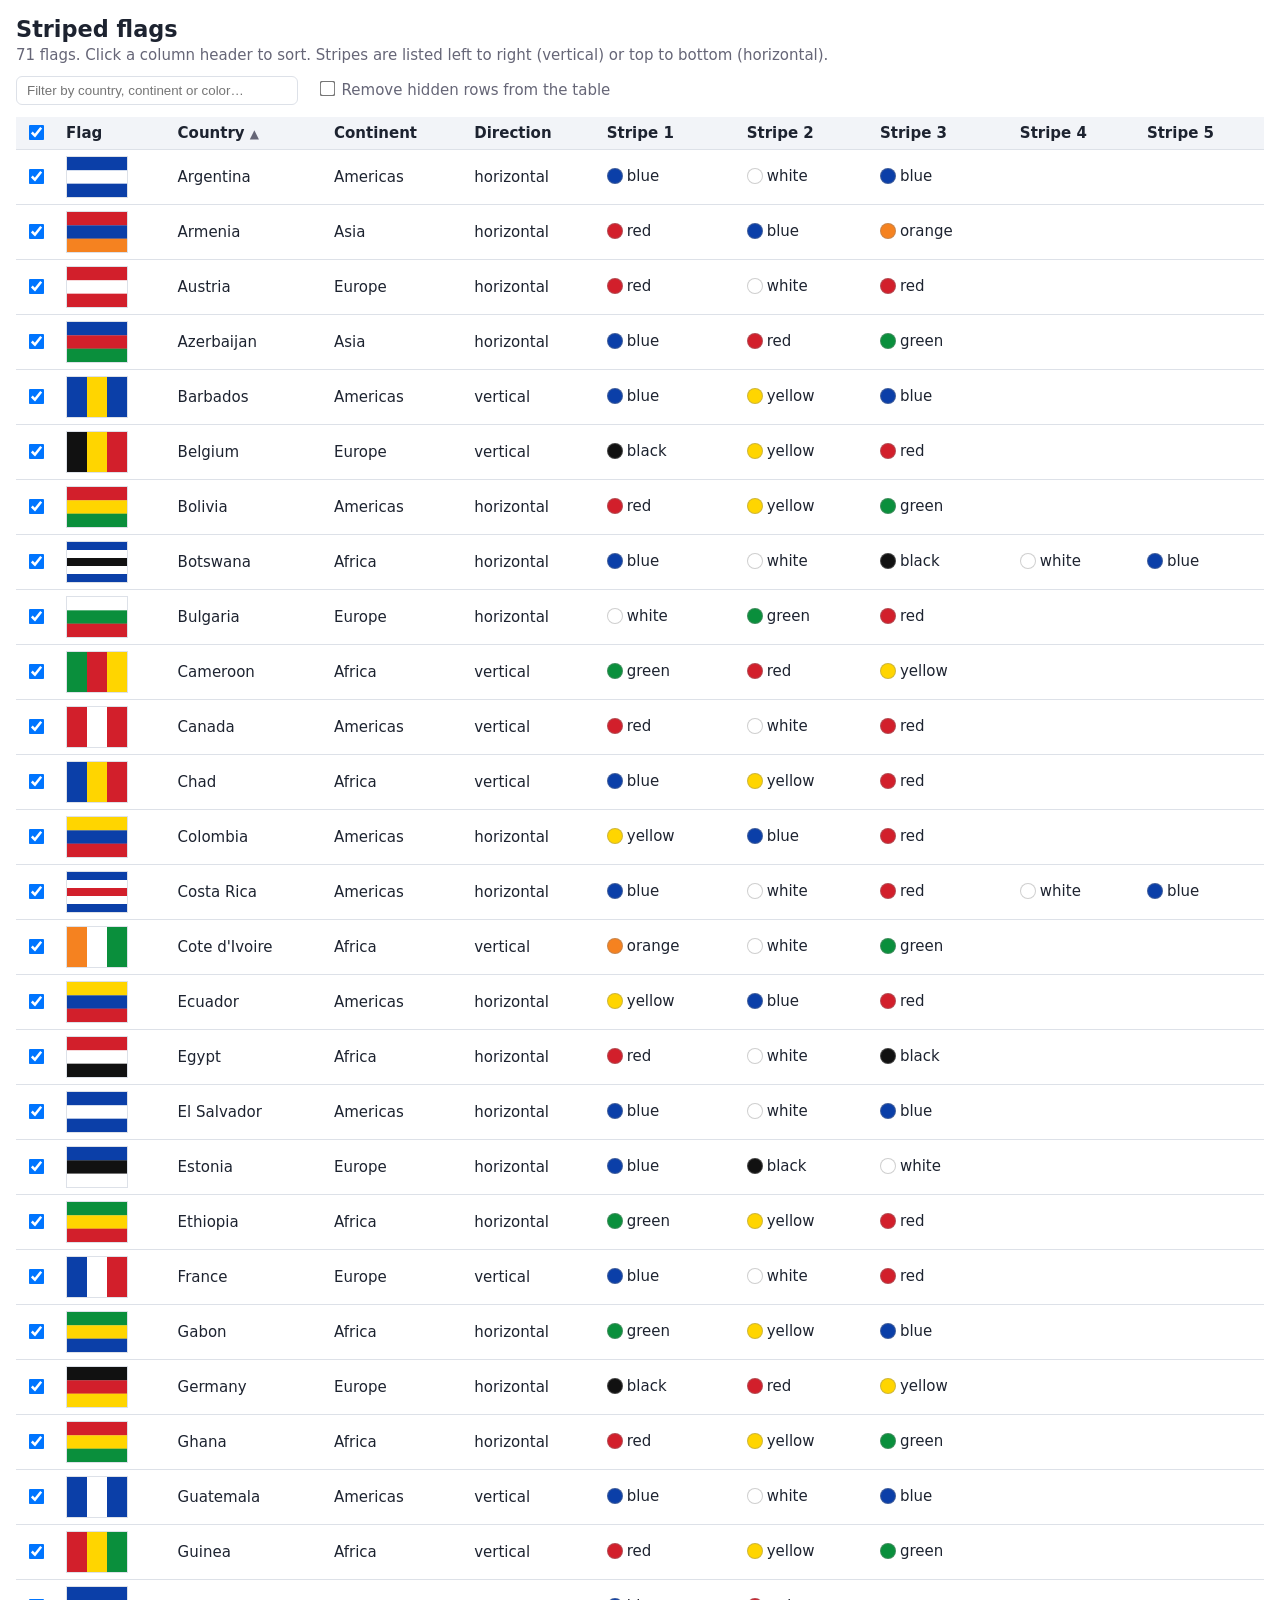
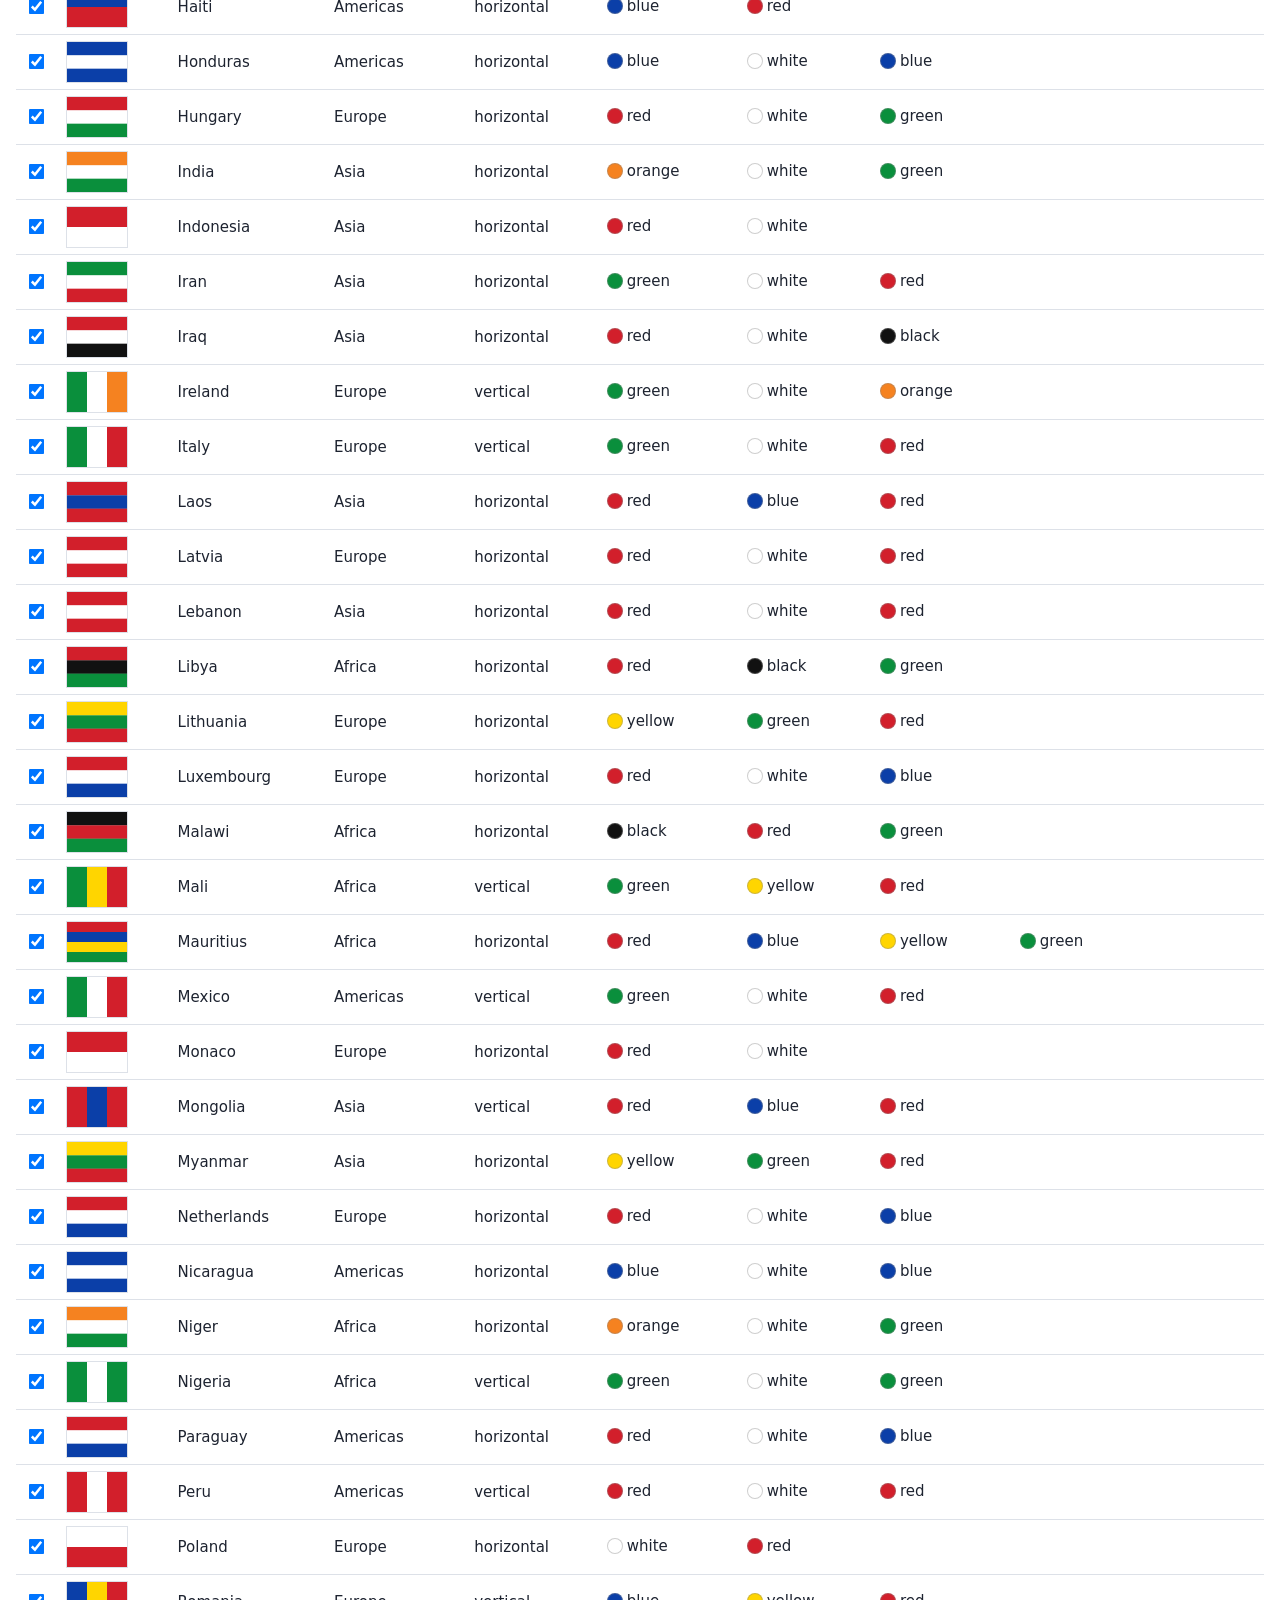
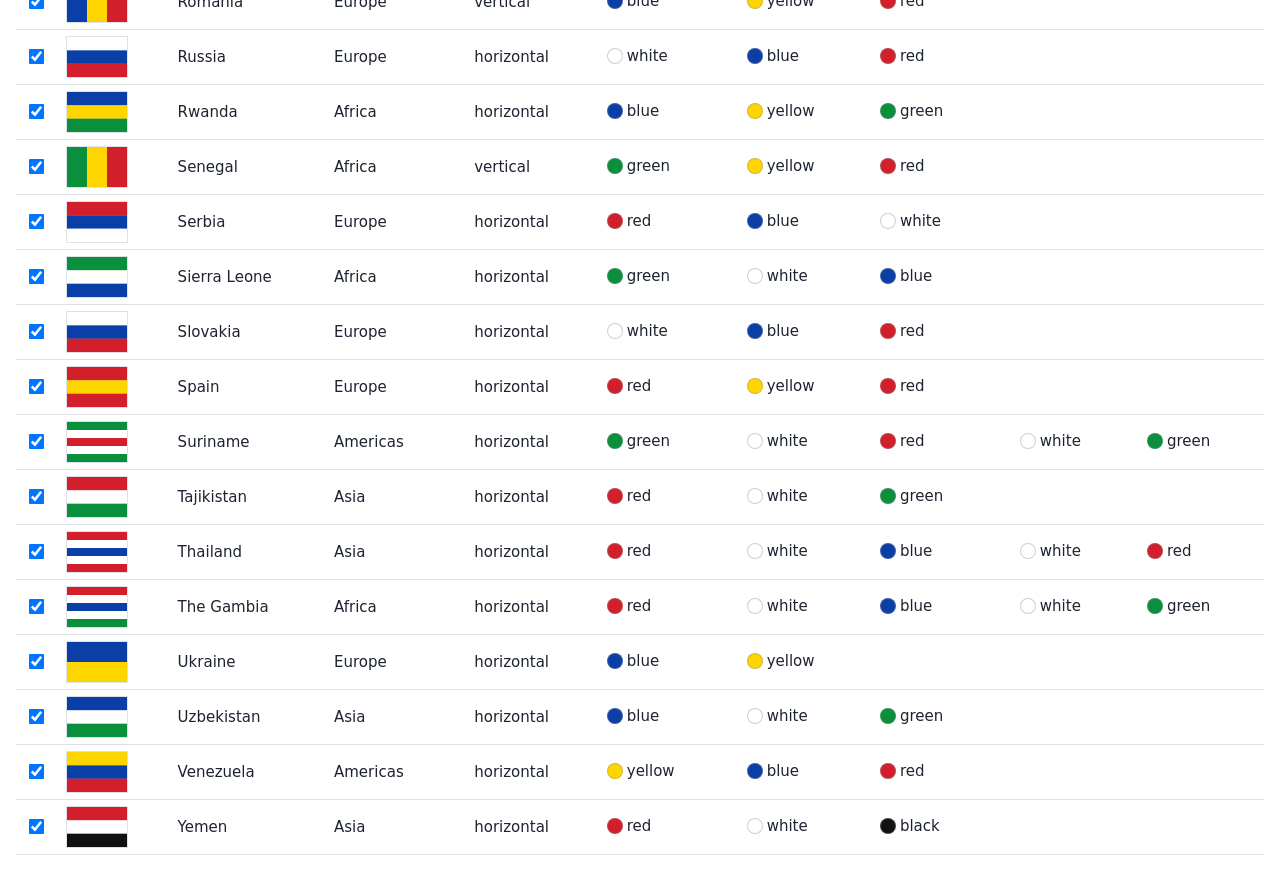
<file: Public stuff/flags/index.html>
<!doctype html>
<html lang="en"><head><meta charset="utf-8"><meta name="viewport" content="width=device-width,initial-scale=1">
<title>Striped Flags</title>
<style>
:root{--bg:#fff;--fg:#1d2330;--mut:#667;--line:#dde1e8;--head:#f2f4f8}
@media(prefers-color-scheme:dark){:root{--bg:#161a22;--fg:#e6e9ef;--mut:#99a;--line:#2b3140;--head:#1f2430}}
body{margin:0;padding:16px;background:var(--bg);color:var(--fg);font:15px system-ui,sans-serif}
h1{margin:0 0 4px;font-size:1.4rem}p{color:var(--mut);margin:0 0 12px}
input{padding:6px 10px;border:1px solid var(--line);border-radius:6px;background:var(--bg);color:var(--fg);width:min(260px,100%)}
.wrap{overflow-x:auto;margin-top:12px}
table{border-collapse:collapse;width:100%}
th,td{padding:6px 10px;border-bottom:1px solid var(--line);text-align:left;white-space:nowrap}
th{background:var(--head);cursor:pointer;user-select:none;position:sticky;top:0}
th[data-k]:hover{text-decoration:underline}
th .ar{color:var(--mut);font-size:.8em}
img,svg.f{width:60px;height:40px;object-fit:contain;display:block;border:1px solid var(--line)}
tr.off td{opacity:.35}tr.off td:first-child{opacity:1}
th.ck,td.ck{width:1%;text-align:center}input[type=checkbox]{width:auto;cursor:pointer;transform:scale(1.2)}
label.opt{margin-left:14px;color:var(--mut);white-space:nowrap}
.sw{display:inline-flex;align-items:center;gap:4px;margin-right:10px}
.sw i{width:14px;height:14px;border-radius:50%;border:1px solid #8886;display:inline-block}
</style></head><body>
<h1>Striped flags</h1>
<p><span id="n"></span> flags. Click a column header to sort. Stripes are listed left to right (vertical) or top to bottom (horizontal).</p>
<input id="q" placeholder="Filter by country, continent or color…"> <label class="opt"><input type="checkbox" id="col"> Remove hidden rows from the table</label> <span id="hc" class="opt"></span>
<div class="wrap"><table><thead><tr id="hr"></tr></thead><tbody id="tb"></tbody></table></div>
<script>
const CSV=`region,country,orientation,real_stripes,simplified,notes
EUROPE,France,vertical,blue;white;red,no,
EUROPE,Italy,vertical,green;white;red,no,
EUROPE,Ireland,vertical,green;white;orange,no,
EUROPE,Belgium,vertical,black;yellow;red,no,
EUROPE,Romania,vertical,blue;yellow;red,no,same tokens as Chad
EUROPE,Germany,horizontal,black;red;gold,no,
EUROPE,Netherlands,horizontal,red;white;blue,no,
EUROPE,Luxembourg,horizontal,red;white;light blue,no,same tokens as Netherlands
EUROPE,Russia,horizontal,white;blue;red,no,
EUROPE,Slovakia,horizontal,white;blue;red,yes,coat of arms dropped
EUROPE,Serbia,horizontal,red;blue;white,yes,coat of arms dropped
EUROPE,Bulgaria,horizontal,white;green;red,no,
EUROPE,Hungary,horizontal,red;white;green,no,
EUROPE,Lithuania,horizontal,yellow;green;red,no,
EUROPE,Estonia,horizontal,blue;black;white,no,
EUROPE,Austria,horizontal,red;white;red,no,
EUROPE,Latvia,horizontal,carmine;white;carmine,yes,white band is narrow
EUROPE,Spain,horizontal,red;yellow;red,yes,coat of arms dropped; yellow is double width
EUROPE,Ukraine,horizontal,blue;yellow,no,
EUROPE,Poland,horizontal,white;red,no,
EUROPE,Monaco,horizontal,red;white,no,same as Indonesia
AFRICA,Nigeria,vertical,green;white;green,no,
AFRICA,Cote d'Ivoire,vertical,orange;white;green,no,reverse of Ireland
AFRICA,Niger,horizontal,orange;white;green,yes,orange disc dropped
AFRICA,Mali,vertical,green;gold;red,no,reverse of Guinea
AFRICA,Senegal,vertical,green;yellow;red,yes,star dropped
AFRICA,Guinea,vertical,red;yellow;green,no,
AFRICA,Ghana,horizontal,red;gold;green,yes,star dropped
AFRICA,Ethiopia,horizontal,green;yellow;red,yes,emblem dropped
AFRICA,Cameroon,vertical,green;red;yellow,yes,star dropped
AFRICA,Chad,vertical,blue;gold;red,no,
AFRICA,Gabon,horizontal,green;yellow;blue,no,
AFRICA,Sierra Leone,horizontal,green;white;blue,no,
AFRICA,Rwanda,horizontal,light blue;yellow;green,yes,sun dropped; blue band is wider
AFRICA,Egypt,horizontal,red;white;black,yes,eagle dropped
AFRICA,Libya,horizontal,red;black;green,yes,crescent and star dropped; black is double width
AFRICA,Malawi,horizontal,black;red;green,yes,sun dropped
AFRICA,Mauritius,horizontal,red;blue;yellow;green,no,only 4-stripe flag
AFRICA,The Gambia,horizontal,red;white;blue;white;green,no,white bands are thin
AFRICA,Botswana,horizontal,light blue;white;black;white;light blue,no,
ASIA,Indonesia,horizontal,red;white,no,
ASIA,Yemen,horizontal,red;white;black,no,
ASIA,Iraq,horizontal,red;white;black,yes,text dropped
ASIA,India,horizontal,saffron;white;green,yes,chakra dropped
ASIA,Iran,horizontal,green;white;red,yes,emblem and text dropped
ASIA,Tajikistan,horizontal,red;white;green,yes,crown and stars dropped
ASIA,Armenia,horizontal,red;blue;orange,no,
ASIA,Azerbaijan,horizontal,blue;red;green,yes,crescent and star dropped
ASIA,Uzbekistan,horizontal,light blue;white;green,yes,crescent; stars and red lines dropped
ASIA,Mongolia,vertical,red;blue;red,yes,soyombo dropped
ASIA,Laos,horizontal,red;blue;red,yes,white disc dropped; blue is double width
ASIA,Lebanon,horizontal,red;white;red,yes,cedar dropped
ASIA,Myanmar,horizontal,yellow;green;red,yes,star dropped
ASIA,Thailand,horizontal,red;white;blue;white;red,no,blue is double width
AMERICAS,Colombia,horizontal,yellow;blue;red,no,yellow is double width
AMERICAS,Ecuador,horizontal,yellow;blue;red,yes,coat of arms dropped
AMERICAS,Venezuela,horizontal,yellow;blue;red,yes,stars dropped
AMERICAS,Bolivia,horizontal,red;yellow;green,no,civil flag
AMERICAS,Peru,vertical,red;white;red,no,civil flag
AMERICAS,Canada,vertical,red;white;red,yes,maple leaf dropped
AMERICAS,Argentina,horizontal,light blue;white;light blue,yes,sun dropped
AMERICAS,Guatemala,vertical,light blue;white;light blue,yes,emblem dropped
AMERICAS,Honduras,horizontal,blue;white;blue,yes,stars dropped
AMERICAS,El Salvador,horizontal,blue;white;blue,yes,coat of arms dropped
AMERICAS,Nicaragua,horizontal,blue;white;blue,yes,coat of arms dropped
AMERICAS,Mexico,vertical,green;white;red,yes,emblem dropped
AMERICAS,Paraguay,horizontal,red;white;blue,yes,emblem dropped
AMERICAS,Haiti,horizontal,blue;red,yes,coat of arms dropped
AMERICAS,Barbados,vertical,ultramarine;gold;ultramarine,yes,trident dropped
AMERICAS,Costa Rica,horizontal,blue;white;red;white;blue,no,red is double width
AMERICAS,Suriname,horizontal,green;white;red;white;green,yes,star dropped
`;
const ISO={"France": "fr", "Italy": "it", "Ireland": "ie", "Belgium": "be", "Romania": "ro", "Germany": "de", "Netherlands": "nl", "Luxembourg": "lu", "Russia": "ru", "Slovakia": "sk", "Serbia": "rs", "Bulgaria": "bg", "Hungary": "hu", "Lithuania": "lt", "Estonia": "ee", "Austria": "at", "Latvia": "lv", "Spain": "es", "Ukraine": "ua", "Poland": "pl", "Monaco": "mc", "Nigeria": "ng", "Cote d'Ivoire": "ci", "Niger": "ne", "Mali": "ml", "Senegal": "sn", "Guinea": "gn", "Ghana": "gh", "Ethiopia": "et", "Cameroon": "cm", "Chad": "td", "Gabon": "ga", "Sierra Leone": "sl", "Rwanda": "rw", "Egypt": "eg", "Libya": "ly", "Malawi": "mw", "Mauritius": "mu", "The Gambia": "gm", "Botswana": "bw", "Indonesia": "id", "Yemen": "ye", "Iraq": "iq", "India": "in", "Iran": "ir", "Tajikistan": "tj", "Armenia": "am", "Azerbaijan": "az", "Uzbekistan": "uz", "Mongolia": "mn", "Laos": "la", "Lebanon": "lb", "Myanmar": "mm", "Thailand": "th", "Colombia": "co", "Ecuador": "ec", "Venezuela": "ve", "Bolivia": "bo", "Peru": "pe", "Canada": "ca", "Argentina": "ar", "Guatemala": "gt", "Honduras": "hn", "El Salvador": "sv", "Nicaragua": "ni", "Mexico": "mx", "Paraguay": "py", "Haiti": "ht", "Barbados": "bb", "Costa Rica": "cr", "Suriname": "sr"};
const CONT={EUROPE:"Europe",AFRICA:"Africa",ASIA:"Asia",AMERICAS:"Americas"};
const HEX={blue:"#0b3fa8",white:"#ffffff",red:"#d21f2b",green:"#0a8f3c",orange:"#f58220",black:"#111",yellow:"#ffd500"};
const LEGO={carmine:"red",gold:"yellow",saffron:"orange",ultramarine:"blue","light blue":"blue"};
const rows=CSV.trim().split("\n").slice(1).map(l=>{
  const [region,country,orient,stripes]=l.split(",");
  return {country,continent:CONT[region],orient,stripes:stripes.split(";").map(c=>LEGO[c]||c),code:ISO[country]};
});
const maxN=Math.max(...rows.map(r=>r.stripes.length));
const cols=[{k:"show",t:""},{k:"flag",t:"Flag"},{k:"country",t:"Country"},{k:"continent",t:"Continent"},{k:"orient",t:"Direction"}];
for(let i=1;i<=maxN;i++)cols.push({k:"s"+i,t:"Stripe "+i,i:i-1});
let sk="country",dir=1;const off=new Set();let shown=[],last=null;
const hr=document.getElementById("hr");
cols.forEach(c=>{const th=document.createElement("th");th.textContent=c.t;
  if(c.k==="show"){th.className="ck";th.innerHTML='<input type="checkbox" id="all" title="Show/hide all listed rows">'}
  else if(c.k!=="flag"){th.dataset.k=c.k;th.onclick=()=>{dir=sk===c.k?-dir:1;sk=c.k;render()}}
  c.el=th;hr.append(th)});
function val(r,k){return k[0]==="s"&&k!=="stripes"&&/^s\d+$/.test(k)?(r.stripes[+k.slice(1)-1]||"~"):r[k]}
function svg(r){const n=r.stripes.length,v=r.orient==="vertical";
  return `<svg class="f" viewBox="0 0 30 20" preserveAspectRatio="none">`+r.stripes.map((c,i)=>
   v?`<rect x="${i*30/n}" y="0" width="${30/n+.1}" height="20" fill="${HEX[c]}"/>`:`<rect x="0" y="${i*20/n}" width="30" height="${20/n+.1}" fill="${HEX[c]}"/>`).join("")+`</svg>`}
function render(){
  const q=document.getElementById("q").value.toLowerCase();
  const list=rows.filter(r=>(r.country+" "+r.continent+" "+r.stripes.join(" ")).toLowerCase().includes(q))
   .sort((a,b)=>{const x=val(a,sk),y=val(b,sk);return dir*String(x).localeCompare(String(y))||a.country.localeCompare(b.country)});
  shown=document.getElementById("col").checked?list.filter(r=>!off.has(r.country)):list;
  const on=shown.filter(r=>!off.has(r.country)).length,all=document.getElementById("all");
  all.checked=on===shown.length&&on>0;all.indeterminate=on>0&&on<shown.length;
  document.getElementById("hc").textContent=off.size?off.size+" hidden":"";
  cols.forEach(c=>{if(c.k!=="flag"&&c.k!=="show")c.el.innerHTML=c.t+(c.k===sk?` <span class="ar">${dir>0?"▲":"▼"}</span>`:"")});
  document.getElementById("n").textContent=shown.length;
  document.getElementById("tb").innerHTML=shown.map((r,i)=>`<tr class="${off.has(r.country)?"off":""}"><td class="ck"><input type="checkbox" class="rc" data-i="${i}" ${off.has(r.country)?"":"checked"}></td><td>${r.code?`<img loading="lazy" alt="Flag of ${r.country}" src="https://flagcdn.com/w80/${r.code}.png" onerror="this.outerHTML=this.dataset.f" data-f='${svg(r)}'>`:svg(r)}</td>
   <td>${r.country}</td><td>${r.continent}</td><td>${r.orient}</td>`+
   Array.from({length:maxN},(_,i)=>{const c=r.stripes[i];return `<td>${c?`<span class="sw"><i style="background:${HEX[c]}"></i>${c}</span>`:""}</td>`}).join("")+`</tr>`).join("");
}
document.getElementById("q").oninput=render;
document.getElementById("col").onchange=render;
document.getElementById("all").onchange=e=>{shown.forEach(r=>e.target.checked?off.delete(r.country):off.add(r.country));render()};
document.getElementById("tb").addEventListener("click",e=>{
  const cb=e.target.closest(".rc");if(!cb)return;
  const i=+cb.dataset.i,v=cb.checked;
  const lo=e.shiftKey&&last!==null?Math.min(last,i):i,hi=e.shiftKey&&last!==null?Math.max(last,i):i;
  for(let j=lo;j<=hi;j++){const c=shown[j].country;v?off.delete(c):off.add(c)}
  last=i;render();
});
render();
</script></body></html>
</file>
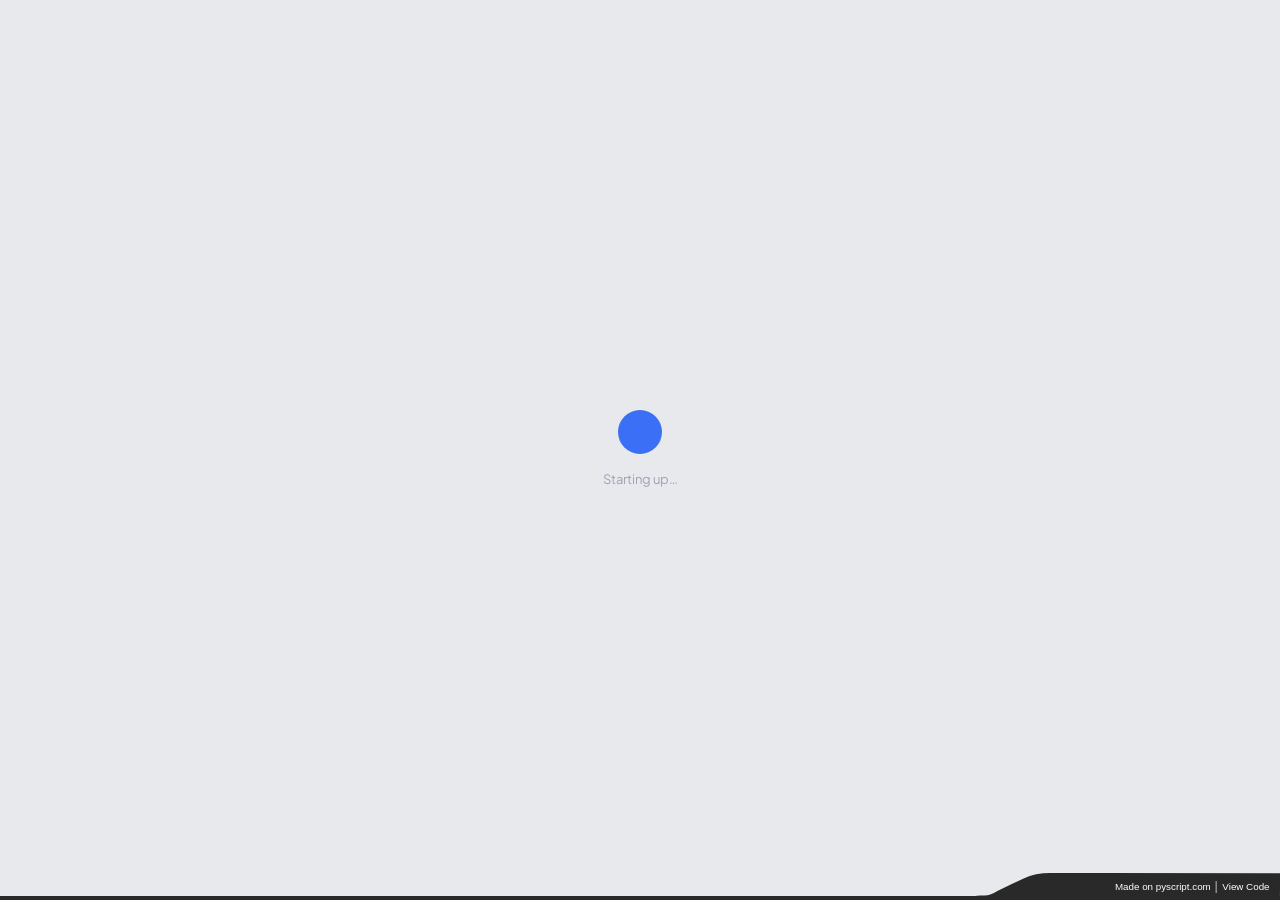
<file: Public stuff/NetworkBuilder/index.html>
<!DOCTYPE html>
<html lang="en">
<head>
    <meta charset="UTF-8">
    <meta name="viewport" content="width=device-width,initial-scale=1.0">
    <link rel="stylesheet" href="https://pyscript.net/releases/2026.3.1/core.css">
    <script type="module" src="https://pyscript.net/releases/2026.3.1/core.js"></script>
    <title>Neural Network Builder</title>
    <link rel="stylesheet" href="styles.css" />
    <link rel="preconnect" href="https://fonts.googleapis.com" />
    <link href="https://fonts.googleapis.com/css2?family=Plus+Jakarta+Sans:wght@400;500;600;700&family=JetBrains+Mono:wght@400;500;600;700&display=swap" rel="stylesheet" />
    <py-config src="./pyscript.toml"></py-config>
    <script src="https://cdn.plot.ly/plotly-2.27.0.min.js"></script>

    <link rel="manifest" href="./psadc-manifest.json">
</head>
<body>
    <!-- Loading splash -->
    <div id="loading-splash" class="loading-splash">
        <div class="loading-orb"></div>
        <span class="loading-label">Starting up…</span>
    </div>

    <div class="page-wrap" id="page-wrap" style="display:none">

        <!-- ── Connection card ───────────────────────────────────── -->
        <div class="card connect-card">
            <div class="connect-header">
                <span class="connect-title">Devices</span>
            </div>
            <div class="device-list" id="device-list">
                <button class="btn-add-device" id="add-device-btn">
                    <svg width="14" height="14" viewBox="0 0 24 24" fill="none"
                         stroke="currentColor" stroke-width="2.5">
                        <path d="M12 5v14M5 12h14"/>
                    </svg>
                    Connect device
                </button>
            </div>
        </div>

        <!-- ── Network card ──────────────────────────────────────── -->
        <div class="card network-card">

            <div class="zoom-bar">
                <div class="zoom-control" title="Zoom the network diagram">
                    <button class="btn-zoom" id="zoom-out-btn" title="Zoom out">&minus;</button>
                    <span class="zoom-level" id="zoom-level-label">100%</span>
                    <button class="btn-zoom" id="zoom-in-btn" title="Zoom in">+</button>
                </div>
            </div>

            <div class="network-wrap" id="network-wrap">
                <svg id="arrow-svg" aria-hidden="true"></svg>

                <!-- Inputs column -->
                <div class="col col-inputs" id="col-inputs">
                    <div class="col-items" id="inputs-container"></div>
                    <button class="btn-add-col" id="add-input-btn" title="Add input">
                        <svg width="14" height="14" viewBox="0 0 24 24" fill="none"
                             stroke="currentColor" stroke-width="2.5">
                            <path d="M12 5v14M5 12h14"/>
                        </svg>
                        Input
                    </button>
                </div>

                <!-- Layers: each layer contributes a neuron column + an activation column,
                     appended here dynamically by main.py -->
                <div class="layers-row" id="layers-container"></div>

                <!-- Add layer -->
                <div class="col col-add-layer" id="col-add-layer">
                    <button class="btn-add-layer" id="add-layer-btn" title="Add a hidden layer">
                        <svg width="16" height="16" viewBox="0 0 24 24" fill="none"
                             stroke="currentColor" stroke-width="2.5">
                            <path d="M12 5v14M5 12h14"/>
                        </svg>
                        <span>Layer</span>
                    </button>
                </div>

                <!-- Outputs column -->
                <div class="col col-outputs" id="col-outputs">
                    <div class="col-items" id="outputs-container"></div>
                    <button class="btn-add-col" id="add-output-btn" title="Add output">
                        <svg width="14" height="14" viewBox="0 0 24 24" fill="none"
                             stroke="currentColor" stroke-width="2.5">
                            <path d="M12 5v14M5 12h14"/>
                        </svg>
                        Output
                    </button>
                </div>
            </div>

            <div class="run-bar">
                <button class="btn-run-circle btn-run-play" id="play-btn" title="Run">
                    <svg width="22" height="22" viewBox="0 0 24 24" fill="currentColor">
                        <polygon points="6,3 20,12 6,21"/>
                    </svg>
                </button>
                <button class="btn-run-circle btn-run-stop" id="stop-btn" title="Stop" disabled>
                    <svg width="20" height="20" viewBox="0 0 24 24" fill="currentColor">
                        <rect x="5" y="5" width="14" height="14" rx="2"/>
                    </svg>
                </button>
                <label class="debug-toggle hidden" id="debug-toggle-wrap" title="Show live values on the arrows">
                    <input type="checkbox" id="debug-toggle" />
                    <span class="debug-toggle-track"><span class="debug-toggle-thumb"></span></span>
                    <span class="debug-toggle-label">Debug</span>
                </label>
            </div>

        </div>

    </div>

    <!-- ── Activation help popover ───────────────────────────────── -->
    <div id="act-help-popover" class="act-help-popover hidden">
        <div class="act-help-inner">
            <div class="act-help-header">
                <span class="act-help-title">Activation functions</span>
                <button class="btn-icon" id="close-act-help-btn">
                    <svg width="15" height="15" viewBox="0 0 24 24" fill="none"
                         stroke="currentColor" stroke-width="2">
                        <path d="M18 6L6 18M6 6l12 12"/>
                    </svg>
                </button>
            </div>
            <p class="act-help-intro">
                An activation function is applied to each neuron's output before it becomes
                usable downstream. It introduces non-linearity so the network can learn
                complex patterns. One activation function is shared by every neuron.
            </p>
            <div class="act-help-list">
                <div class="act-help-item">
                    <span class="act-help-name">None</span>
                    <span class="act-help-desc">No transformation. Output passes through unchanged (identity).</span>
                </div>
                <div class="act-help-item">
                    <span class="act-help-name">ReLU</span>
                    <span class="act-help-desc">Sets negative values to zero. Fast and widely used in deep learning.</span>
                </div>
                <div class="act-help-item">
                    <span class="act-help-name">Sigmoid</span>
                    <span class="act-help-desc">Squashes output to (0, 1). Good for probability outputs.</span>
                </div>
                <div class="act-help-item">
                    <span class="act-help-name">Tanh</span>
                    <span class="act-help-desc">Squashes output to (−1, 1). Zero-centred, often better than Sigmoid.</span>
                </div>
                <div class="act-help-item">
                    <span class="act-help-name">Softplus</span>
                    <span class="act-help-desc">Smooth approximation of ReLU. Always positive with no hard zero.</span>
                </div>
                <div class="act-help-item">
                    <span class="act-help-name">Custom</span>
                    <span class="act-help-desc">Define your own f(x), optionally as separate pieces over different ranges of x.</span>
                </div>
            </div>
        </div>
    </div>

    <script type="py" src="./main.py"></script>
<svg style="z-index:9997;position:fixed;bottom:0;right:0" viewBox="0 0 315 27" width="315" height="27">
  <path d="M143.905 0.043004L85.585 0.105C75.385 0.0870005 66.415 1.866 58.655 5.535C50.765 9.265 42.855 12.989 34.975 16.73C27.165 20.443 26.057 22.638 15.778 22.501C5.775 22.368 2.44 26.781 0 26.781L0.545006 26.693C22.005 26.672 43.455 26.676 64.915 26.676C90.655 26.676 116.395 26.665 142.135 26.699C143.115 26.699 143.915 26.259 143.915 25.707C143.855 11.729 143.855 14.026 143.915 0.0490007L143.905 0.043004Z" fill="#292929"></path>
  <path d="M140.258 0L315 0.340524L314.966 27L140 26.9616L140.258 0Z" fill="#292929"></path>
</svg>
<div style="z-index:9998;font-family:sans-serif;background-color:#292929;padding:2px 8px;position:fixed;bottom:0;right:0;left:0"></div>
<div style="z-index:9999;color:white;font-size: 0.7rem;font-family:sans-serif;padding: 5px;position:fixed;bottom:0;right:0">
  <a href="https://pyscript.com/@tuftsceeo" id="made-on" target="_blank" style="color:#FFF;text-decoration:none;">Made on pyscript.com</a>&nbsp;│&nbsp;<a href="https://pyscript.com/@tuftsceeo/network-builder/latest" id="view-code" target="_blank" style="color:#FFF;text-decoration:none;">View Code</a><span id="install-pwa-section" hidden>&nbsp;│&nbsp; <a id="install-pwa" style="cursor:pointer; color:#FFF;">Install</a></span>&nbsp;&nbsp
</div>

<script>
let installPrompt = null;
const installSection = document.querySelector("#install-pwa-section")
const installButton = document.querySelector("#install-pwa");

window.addEventListener("beforeinstallprompt", (event) => {
  if ("onappinstalled" in window) {
    installSection.removeAttribute("hidden")
  }
  event.preventDefault();
  installPrompt = event;
});

installButton.addEventListener("click", async () => {
  if (!installPrompt) {
    return;
  }
  const result = await installPrompt.prompt();
  disableInAppInstallPrompt();
});

function disableInAppInstallPrompt() {
  installPrompt = null;
  installButton.setAttribute("hidden", "");
};
</script>

<script>
  const heap_app_id = "758475466";
  // Only add analytics if we got an id
  if (heap_app_id) {
    // Analytics code
    window.heap=window.heap||[],heap.load=function(e,t){window.heap.appid=e,window.heap.config=t=t||{};var r=document.createElement("script");r.type="text/javascript",r.async=!0,r.src="https://cdn.heapanalytics.com/js/heap-"+e+".js";var a=document.getElementsByTagName("script")[0];a.parentNode.insertBefore(r,a);for(var n=function(e){return function(){heap.push([e].concat(Array.prototype.slice.call(arguments,0)))}},p=["addEventProperties","addUserProperties","clearEventProperties","identify","resetIdentity","removeEventProperty","setEventProperties","track","unsetEventProperty"],o=0;o<p.length;o++)heap[p[o]]=n(p[o])};
    heap.load(heap_app_id);

    // Add event listener to the made-on link
    document.querySelector("#made-on").addEventListener("click", () => {
      heap.track("PSADC - Make on Pyscript");
    });
    // Add event listener to the view-code link
    document.querySelector("#view-code").addEventListener("click", () => {
      heap.track("PSADC - View Code");
    });
    // Add event listener to the install-pwa link
    document.querySelector("#install-pwa").addEventListener("click", () => {
      heap.track("PSADC - Install PWA");
    });
  }
</script></body>
</html>
</file>
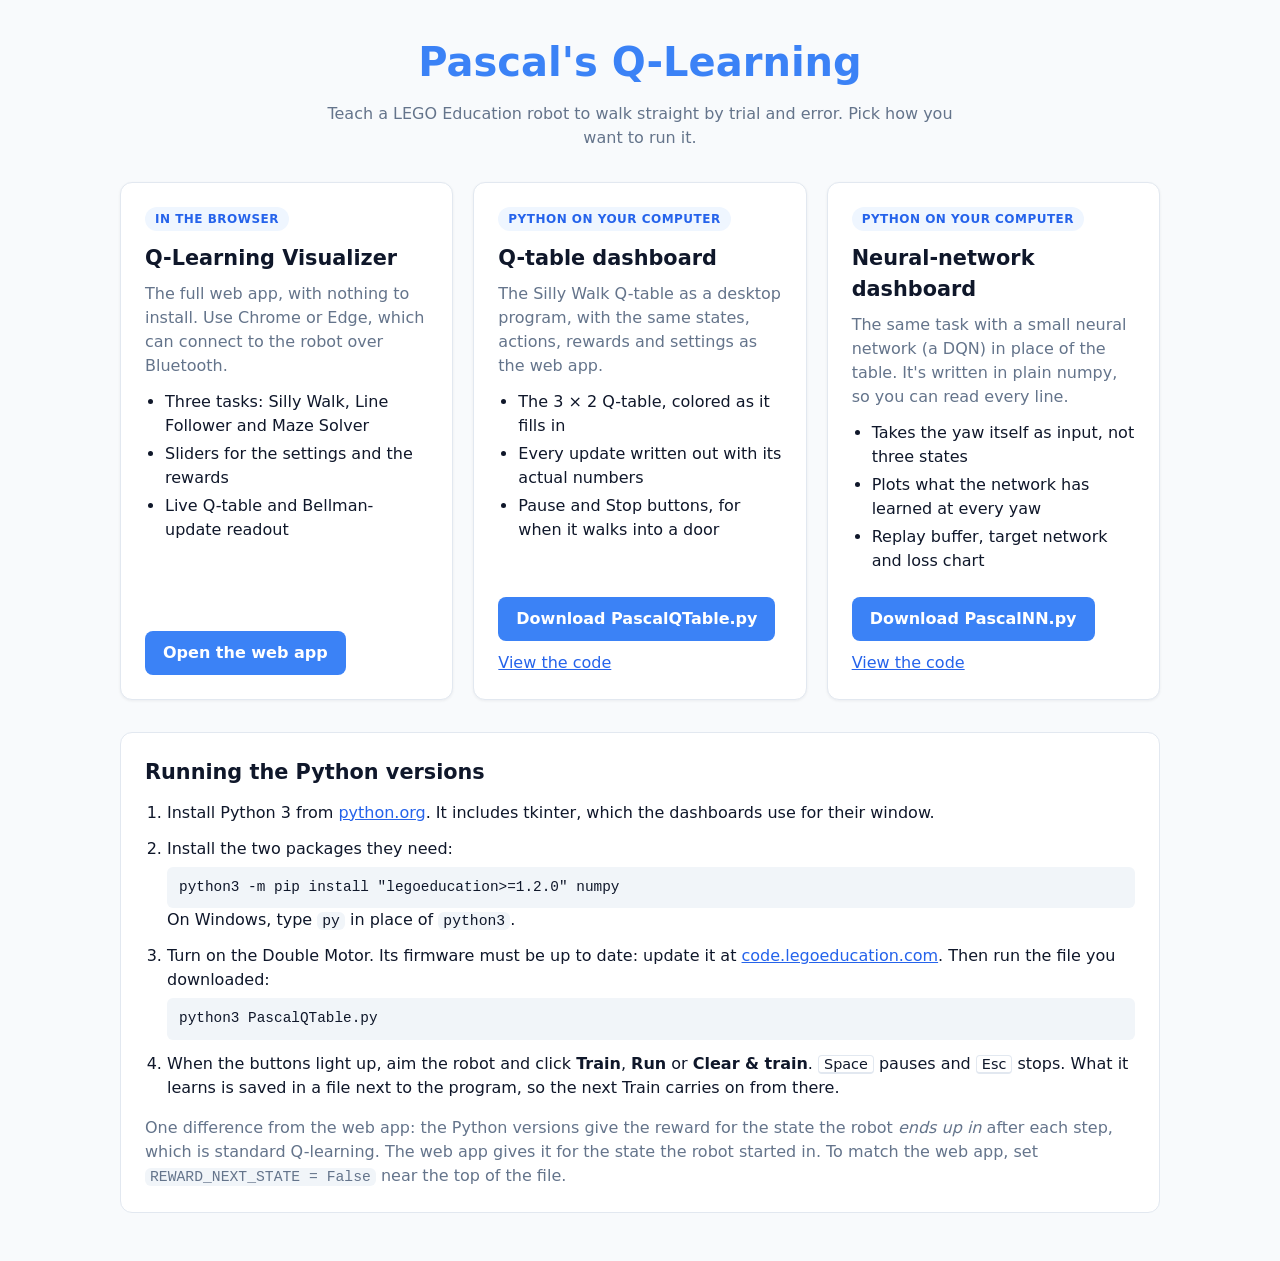
<file: Public stuff/QLearn/index.html>
<!DOCTYPE html>
<html lang="en">
<head>
<meta charset="UTF-8">
<meta name="viewport" content="width=device-width, initial-scale=1.0">
<title>Pascal's Q-Learning</title>
<style>
  /* same colors and type as the web app (app.html) */
  :root {
    --bg-color: #f8fafc;
    --card-bg: #ffffff;
    --text-primary: #0f172a;
    --text-secondary: #64748b;
    --accent: #3b82f6;
    --accent-hover: #2563eb;
    --border: #e2e8f0;
    --code-bg: #f1f5f9;
    --radius: 12px;
  }
  * { box-sizing: border-box; }
  body {
    font-family: 'Inter', system-ui, sans-serif;
    background-color: var(--bg-color);
    color: var(--text-primary);
    margin: 0;
    padding: 32px 16px 48px;
    line-height: 1.5;
  }
  main { max-width: 1040px; margin: 0 auto; }
  .header { text-align: center; margin-bottom: 32px; }
  .header h1 { margin: 0; font-size: 2.5rem; color: var(--accent); }
  .header p { margin: 10px auto 0; color: var(--text-secondary); max-width: 640px; }

  .choices {
    display: grid;
    grid-template-columns: repeat(auto-fit, minmax(280px, 1fr));
    gap: 20px;
  }
  .choice {
    background: var(--card-bg);
    border: 1px solid var(--border);
    border-radius: var(--radius);
    padding: 24px;
    display: flex;
    flex-direction: column;
    box-shadow: 0 1px 3px rgba(15, 23, 42, 0.06);
  }
  .tag {
    align-self: flex-start;
    font-size: 0.75rem;
    font-weight: 600;
    letter-spacing: 0.04em;
    text-transform: uppercase;
    color: var(--accent-hover);
    background: #eff6ff;
    border-radius: 999px;
    padding: 3px 10px;
    margin-bottom: 12px;
  }
  .choice h2 { margin: 0 0 8px; font-size: 1.3rem; }
  .choice p { margin: 0 0 12px; color: var(--text-secondary); }
  .choice ul { margin: 0 0 20px; padding-left: 20px; color: var(--text-primary); }
  .choice li { margin-bottom: 4px; }
  .actions { margin-top: auto; display: flex; flex-wrap: wrap; gap: 10px; align-items: center; }
  .btn {
    display: inline-block;
    background: var(--accent);
    color: #fff;
    text-decoration: none;
    font-weight: 600;
    padding: 10px 18px;
    border-radius: 8px;
  }
  .btn:hover, .btn:focus-visible { background: var(--accent-hover); }
  .link { color: var(--accent-hover); font-weight: 500; }

  .howto {
    margin-top: 32px;
    background: var(--card-bg);
    border: 1px solid var(--border);
    border-radius: var(--radius);
    padding: 24px;
  }
  .howto h2 { margin: 0 0 12px; font-size: 1.3rem; }
  .howto ol { margin: 0; padding-left: 22px; }
  .howto li { margin-bottom: 12px; }
  .howto p { margin: 16px 0 0; color: var(--text-secondary); }
  code, pre {
    font-family: ui-monospace, Menlo, Consolas, monospace;
    background: var(--code-bg);
    border-radius: 6px;
  }
  code { padding: 1px 5px; font-size: 0.92em; }
  pre { padding: 10px 12px; margin: 6px 0 0; overflow-x: auto; font-size: 0.9rem; }
  kbd {
    font-family: inherit;
    border: 1px solid var(--border);
    border-bottom-width: 2px;
    border-radius: 4px;
    padding: 0 5px;
    font-size: 0.9em;
  }
</style>
</head>
<body>
<main>
  <div class="header">
    <h1>Pascal's Q-Learning</h1>
    <p>Teach a LEGO Education robot to walk straight by trial and error.
       Pick how you want to run it.</p>
  </div>

  <div class="choices">
    <section class="choice">
      <span class="tag">In the browser</span>
      <h2>Q-Learning Visualizer</h2>
      <p>The full web app, with nothing to install. Use Chrome or Edge, which can
         connect to the robot over Bluetooth.</p>
      <ul>
        <li>Three tasks: Silly Walk, Line Follower and Maze Solver</li>
        <li>Sliders for the settings and the rewards</li>
        <li>Live Q-table and Bellman-update readout</li>
      </ul>
      <div class="actions">
        <a class="btn" href="app.html">Open the web app</a>
      </div>
    </section>

    <section class="choice">
      <span class="tag">Python on your computer</span>
      <h2>Q-table dashboard</h2>
      <p>The Silly Walk Q-table as a desktop program, with the same states,
         actions, rewards and settings as the web app.</p>
      <ul>
        <li>The 3 × 2 Q-table, colored as it fills in</li>
        <li>Every update written out with its actual numbers</li>
        <li>Pause and Stop buttons, for when it walks into a door</li>
      </ul>
      <div class="actions">
        <a class="btn" href="PascalQTable.py" download>Download PascalQTable.py</a>
        <a class="link" href="PascalQTable.py">View the code</a>
      </div>
    </section>

    <section class="choice">
      <span class="tag">Python on your computer</span>
      <h2>Neural-network dashboard</h2>
      <p>The same task with a small neural network (a DQN) in place of the table.
         It's written in plain numpy, so you can read every line.</p>
      <ul>
        <li>Takes the yaw itself as input, not three states</li>
        <li>Plots what the network has learned at every yaw</li>
        <li>Replay buffer, target network and loss chart</li>
      </ul>
      <div class="actions">
        <a class="btn" href="PascalNN.py" download>Download PascalNN.py</a>
        <a class="link" href="PascalNN.py">View the code</a>
      </div>
    </section>
  </div>

  <section class="howto">
    <h2>Running the Python versions</h2>
    <ol>
      <li>Install Python 3 from <a class="link" href="https://www.python.org/downloads/">python.org</a>.
          It includes tkinter, which the dashboards use for their window.</li>
      <li>Install the two packages they need:
        <pre>python3 -m pip install "legoeducation>=1.2.0" numpy</pre>
        On Windows, type <code>py</code> in place of <code>python3</code>.</li>
      <li>Turn on the Double Motor. Its firmware must be up to date: update it at
          <a class="link" href="https://code.legoeducation.com/">code.legoeducation.com</a>.
          Then run the file you downloaded:
        <pre>python3 PascalQTable.py</pre></li>
      <li>When the buttons light up, aim the robot and click <b>Train</b>, <b>Run</b>
          or <b>Clear &amp; train</b>. <kbd>Space</kbd> pauses and <kbd>Esc</kbd> stops.
          What it learns is saved in a file next to the program, so the next Train
          carries on from there.</li>
    </ol>
    <p>One difference from the web app: the Python versions give the reward for the
       state the robot <em>ends up in</em> after each step, which is standard
       Q-learning. The web app gives it for the state the robot started in. To match
       the web app, set <code>REWARD_NEXT_STATE = False</code> near the top of the
       file.</p>
  </section>
</main>
</body>
</html>
</file>
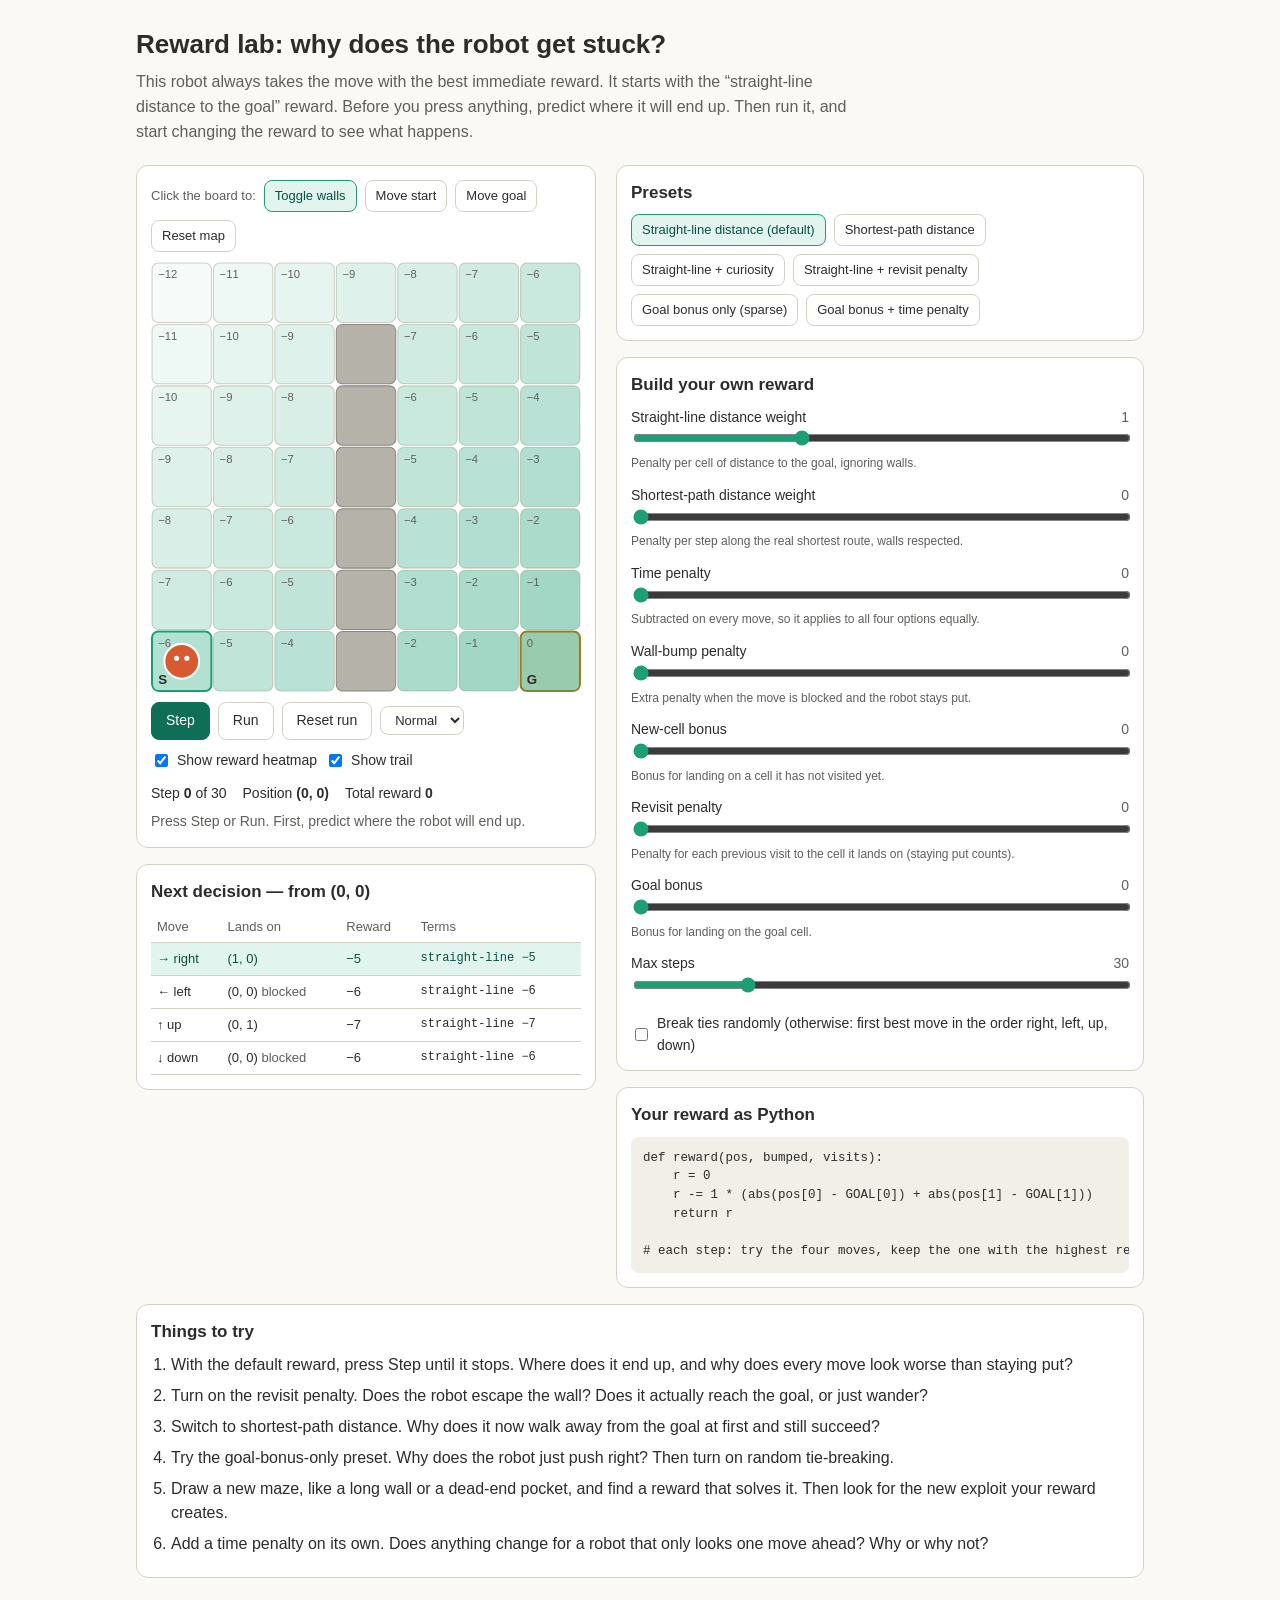
<file: Public stuff/reward-lab/index.html>
<!doctype html>
<html lang="en">
<head>
<meta charset="utf-8">
<meta name="viewport" content="width=device-width, initial-scale=1, viewport-fit=cover">
<title>Reward lab: why does the robot get stuck?</title>
<style>
:root{
  --bg:#faf9f5;--surface:#ffffff;--surface2:#f1efe8;--text:#2c2c2a;--muted:#5f5e5a;--border:#d3d1c7;
  --accent:#1d9e75;--accent-bg:#e1f5ee;--accent-text:#085041;--btn:#0f6e56;
  --warn:#d85a30;--warn-bg:#faece7;--warn-text:#712b13;--amber-bg:#faeeda;--amber:#ba7517;
  --wall:#b4b2a9;--wall-s:#888780;
  color-scheme:light dark;
  box-sizing:border-box;
  padding-top:env(safe-area-inset-top,0px);
  padding-bottom:env(safe-area-inset-bottom,0px);
}
@media (prefers-color-scheme: dark){
  :root:not([data-theme="light"]){
    --bg:#1f1e1d;--surface:#2a2927;--surface2:#343230;--text:#ece9df;--muted:#b4b2a9;--border:#4a4945;
    --accent:#5dcaa5;--accent-bg:#0f3a2f;--accent-text:#9fe1cb;--btn:#1d9e75;
    --warn:#f0997b;--warn-bg:#4a2418;--warn-text:#f5c4b3;--amber-bg:#4a3410;--amber:#ef9f27;
    --wall:#5f5e5a;--wall-s:#888780;
  }
}
:root[data-theme="dark"]{
  --bg:#1f1e1d;--surface:#2a2927;--surface2:#343230;--text:#ece9df;--muted:#b4b2a9;--border:#4a4945;
  --accent:#5dcaa5;--accent-bg:#0f3a2f;--accent-text:#9fe1cb;--btn:#1d9e75;
  --warn:#f0997b;--warn-bg:#4a2418;--warn-text:#f5c4b3;--amber-bg:#4a3410;--amber:#ef9f27;
  --wall:#5f5e5a;--wall-s:#888780;
}
html{scroll-padding-top:env(safe-area-inset-top,0px)}
*,*::before,*::after{box-sizing:inherit}
body{margin:0;background:var(--bg);color:var(--text);font-family:-apple-system,BlinkMacSystemFont,"Segoe UI",Roboto,Helvetica,Arial,sans-serif;line-height:1.55}
.wrap{max-width:1040px;margin:0 auto;padding:24px 16px 48px}
h1{font-size:26px;font-weight:600;margin:0 0 6px}
h2{font-size:17px;font-weight:600;margin:0 0 8px}
.lead{color:var(--muted);margin:0 0 20px;max-width:720px}
.layout{display:grid;grid-template-columns:minmax(0,460px) minmax(0,1fr);gap:20px;align-items:start}
@media (max-width:820px){.layout{grid-template-columns:minmax(0,1fr)}}
.card{background:var(--surface);border:1px solid var(--border);border-radius:12px;padding:14px;margin-bottom:16px}
.row{display:flex;flex-wrap:wrap;gap:8px;align-items:center}
.btn{font:inherit;font-size:14px;padding:7px 14px;border-radius:8px;border:1px solid var(--border);background:var(--surface);color:var(--text);cursor:pointer}
.btn:hover{border-color:var(--muted)}
.btn.primary{background:var(--btn);border-color:var(--btn);color:#fff}
.btn[aria-pressed="true"]{background:var(--accent-bg);border-color:var(--accent);color:var(--accent-text)}
.btn.small{padding:5px 10px;font-size:13px}
.lbl{font-size:13px;color:var(--muted)}
svg#board{width:100%;height:auto;display:block;touch-action:none;border-radius:8px;margin:10px 0}
.num{fill:var(--muted);font-size:11px}
.tag{fill:var(--text);font-size:13px;font-weight:600}
.cnt{fill:var(--muted);font-size:11px}
@media (prefers-reduced-motion: no-preference){#robot{transition:transform .22s ease}}
.stats{display:flex;flex-wrap:wrap;gap:6px 16px;font-size:14px}
.msg{font-size:14px;color:var(--muted);margin-top:6px;min-height:22px}
.outcome{margin-top:8px;padding:8px 10px;border-radius:8px;font-size:14px}
.outcome.good{background:var(--accent-bg);color:var(--accent-text)}
.outcome.bad{background:var(--warn-bg);color:var(--warn-text)}
table{width:100%;border-collapse:collapse;font-size:13px}
th{text-align:left;font-weight:500;color:var(--muted);padding:4px 6px;border-bottom:1px solid var(--border)}
td{padding:6px;border-bottom:1px solid var(--border);vertical-align:top}
tr.pick td{background:var(--accent-bg);color:var(--accent-text)}
td.terms{font-family:ui-monospace,SFMono-Regular,Menlo,monospace;font-size:12px}
.scroll{overflow-x:auto}
.srow{margin-bottom:12px}
.srow label{display:flex;justify-content:space-between;font-size:14px}
.srow output{font-variant-numeric:tabular-nums;color:var(--muted)}
.srow input[type=range]{width:100%;accent-color:var(--accent)}
.hint{display:block;font-size:12px;color:var(--muted)}
pre{margin:0;padding:12px;border-radius:8px;background:var(--surface2);overflow-x:auto;font-size:12.5px;line-height:1.5;font-family:ui-monospace,SFMono-Regular,Menlo,monospace}
ol.try{margin:0;padding-left:20px}
ol.try li{margin-bottom:6px}
.chk{display:flex;align-items:center;gap:6px;font-size:14px}
</style>
</head>
<body>
<main class="wrap">
  <h1>Reward lab: why does the robot get stuck?</h1>
  <p class="lead">This robot always takes the move with the best immediate reward. It starts with the “straight-line distance to the goal” reward. Before you press anything, predict where it will end up. Then run it, and start changing the reward to see what happens.</p>

  <div class="layout">
    <section>
      <div class="card">
        <div class="row" role="group" aria-label="Edit mode">
          <span class="lbl">Click the board to:</span>
          <button class="btn small" data-mode="wall" aria-pressed="true">Toggle walls</button>
          <button class="btn small" data-mode="start" aria-pressed="false">Move start</button>
          <button class="btn small" data-mode="goal" aria-pressed="false">Move goal</button>
          <button class="btn small" id="resetMap">Reset map</button>
        </div>
        <svg id="board" viewBox="0 0 420 420" role="img" aria-label="Seven by seven grid world. Click cells to edit walls, start or goal.">
          <g id="layer"></g>
          <g id="robot"><circle r="17" fill="var(--warn)" stroke="var(--surface)" stroke-width="2"/><circle cx="-5" cy="-3" r="2.5" fill="#fff"/><circle cx="5" cy="-3" r="2.5" fill="#fff"/></g>
        </svg>
        <div class="row">
          <button class="btn primary" id="stepBtn">Step</button>
          <button class="btn" id="runBtn">Run</button>
          <button class="btn" id="resetRun">Reset run</button>
          <select class="btn small" id="speed" aria-label="Run speed">
            <option value="700">Slow</option>
            <option value="300" selected>Normal</option>
            <option value="80">Fast</option>
          </select>
        </div>
        <div class="row" style="margin-top:10px">
          <label class="chk"><input type="checkbox" id="showHeat" checked> Show reward heatmap</label>
          <label class="chk"><input type="checkbox" id="showTrail" checked> Show trail</label>
        </div>
        <div id="status" aria-live="polite" style="margin-top:12px"></div>
      </div>

      <div class="card">
        <h2 id="decisionTitle">What the robot is weighing</h2>
        <div class="scroll">
          <table>
            <thead><tr><th>Move</th><th>Lands on</th><th>Reward</th><th>Terms</th></tr></thead>
            <tbody id="choices"></tbody>
          </table>
        </div>
      </div>
    </section>

    <section>
      <div class="card">
        <h2>Presets</h2>
        <div class="row" id="presets"></div>
      </div>

      <div class="card">
        <h2>Build your own reward</h2>
        <div id="sliders"></div>
        <div class="srow">
          <label for="maxSteps">Max steps <output id="maxStepsOut">30</output></label>
          <input type="range" id="maxSteps" min="10" max="100" step="5" value="30">
        </div>
        <label class="chk"><input type="checkbox" id="tie"> Break ties randomly (otherwise: first best move in the order right, left, up, down)</label>
      </div>

      <div class="card">
        <h2>Your reward as Python</h2>
        <pre id="code"></pre>
      </div>
    </section>
  </div>

  <div class="card">
    <h2>Things to try</h2>
    <ol class="try">
      <li>With the default reward, press Step until it stops. Where does it end up, and why does every move look worse than staying put?</li>
      <li>Turn on the revisit penalty. Does the robot escape the wall? Does it actually reach the goal, or just wander?</li>
      <li>Switch to shortest-path distance. Why does it now walk away from the goal at first and still succeed?</li>
      <li>Try the goal-bonus-only preset. Why does the robot just push right? Then turn on random tie-breaking.</li>
      <li>Draw a new maze, like a long wall or a dead-end pocket, and find a reward that solves it. Then look for the new exploit your reward creates.</li>
      <li>Add a time penalty on its own. Does anything change for a robot that only looks one move ahead? Why or why not?</li>
    </ol>
  </div>
</main>

<script>
(function(){
var N=7,CELL=60;
var ACTS=[{n:"right",g:"→",d:[1,0]},{n:"left",g:"←",d:[-1,0]},{n:"up",g:"↑",d:[0,1]},{n:"down",g:"↓",d:[0,-1]}];
var DEF={wM:1,wB:0,step:0,bump:0,novelty:0,revisit:0,goal:0};
var PRESETS=[
  {name:"Straight-line distance (default)",p:{}},
  {name:"Shortest-path distance",p:{wM:0,wB:1}},
  {name:"Straight-line + curiosity",p:{novelty:2}},
  {name:"Straight-line + revisit penalty",p:{revisit:2}},
  {name:"Goal bonus only (sparse)",p:{wM:0,goal:10}},
  {name:"Goal bonus + time penalty",p:{wM:0,step:1,goal:10}}
];
var DEFS=[
  {k:"wM",label:"Straight-line distance weight",hint:"Penalty per cell of distance to the goal, ignoring walls.",min:0,max:3,step:0.1},
  {k:"wB",label:"Shortest-path distance weight",hint:"Penalty per step along the real shortest route, walls respected.",min:0,max:3,step:0.1},
  {k:"step",label:"Time penalty",hint:"Subtracted on every move, so it applies to all four options equally.",min:0,max:3,step:0.1},
  {k:"bump",label:"Wall-bump penalty",hint:"Extra penalty when the move is blocked and the robot stays put.",min:0,max:10,step:0.5},
  {k:"novelty",label:"New-cell bonus",hint:"Bonus for landing on a cell it has not visited yet.",min:0,max:10,step:0.5},
  {k:"revisit",label:"Revisit penalty",hint:"Penalty for each previous visit to the cell it lands on (staying put counts).",min:0,max:10,step:0.5},
  {k:"goal",label:"Goal bonus",hint:"Bonus for landing on the goal cell.",min:0,max:50,step:1}
];
var LABELS={wM:"straight-line",wB:"shortest-path",step:"time",bump:"wall bump",novelty:"new cell",revisit:"revisit",goal:"goal"};
var P=Object.assign({},DEF),maxSteps=30,tieRandom=false,mode="wall";
var walls,start,goal,dist,visits,pos,path,steps,total,done,lastMsg,outcome,timer=null;

function fmt(v){return String(Number(v.toFixed(2))).replace("-","\u2212")}
function fmtc(v){return String(Number(v.toFixed(2)))}
function key(x,y){return x+","+y}
function inb(x,y){return x>=0&&y>=0&&x<N&&y<N}
function isWall(x,y){return walls.has(key(x,y))}
function same(a,b){return a[0]===b[0]&&a[1]===b[1]}

function defaultMap(){
  walls=new Set();
  for(var y=0;y<6;y++)walls.add(key(3,y));
  start=[0,0];goal=[6,0];
}
function computeBfs(){
  dist=[];
  for(var x=0;x<N;x++){dist.push([]);for(var y=0;y<N;y++)dist[x].push(Infinity)}
  var q=[[goal[0],goal[1]]];dist[goal[0]][goal[1]]=0;
  while(q.length){
    var c=q.shift();
    for(var i=0;i<4;i++){
      var nx=c[0]+ACTS[i].d[0],ny=c[1]+ACTS[i].d[1];
      if(inb(nx,ny)&&!isWall(nx,ny)&&dist[nx][ny]===Infinity){dist[nx][ny]=dist[c[0]][c[1]]+1;q.push([nx,ny])}
    }
  }
}
function bfsd(x,y){var d=dist[x][y];return isFinite(d)?d:99}
function stepFn(p,a){
  var nx=p[0]+a.d[0],ny=p[1]+a.d[1];
  if(!inb(nx,ny)||isWall(nx,ny))return{to:[p[0],p[1]],bumped:true};
  return{to:[nx,ny],bumped:false};
}
function terms(nx,ny,bumped){
  var man=Math.abs(nx-goal[0])+Math.abs(ny-goal[1]);
  return{
    wM:-P.wM*man,
    wB:-P.wB*bfsd(nx,ny),
    step:-P.step,
    bump:bumped?-P.bump:0,
    novelty:visits[nx][ny]===0?P.novelty:0,
    revisit:-P.revisit*visits[nx][ny],
    goal:(nx===goal[0]&&ny===goal[1])?P.goal:0
  };
}
function evaluate(p){
  var out=[];
  for(var i=0;i<4;i++){
    var s=stepFn(p,ACTS[i]);
    var t=terms(s.to[0],s.to[1],s.bumped);
    var sum=0;for(var k in t)sum+=t[k];
    out.push({a:ACTS[i],to:s.to,bumped:s.bumped,parts:t,total:sum});
  }
  var best=-Infinity;out.forEach(function(c){if(c.total>best)best=c.total});
  out.forEach(function(c){c.tied=Math.abs(c.total-best)<1e-9});
  return out;
}
function resetRun(){
  stopRun();
  visits=[];
  for(var x=0;x<N;x++){visits.push([]);for(var y=0;y<N;y++)visits[x].push(0)}
  pos=[start[0],start[1]];
  visits[pos[0]][pos[1]]=1;
  path=[[pos[0],pos[1]]];steps=0;total=0;done=false;lastMsg="";outcome=null;
}
function doStep(){
  if(done)return;
  var ch=evaluate(pos);
  var cand=ch.filter(function(c){return c.tied});
  var pick=tieRandom?cand[Math.floor(Math.random()*cand.length)]:cand[0];
  var prev=[pos[0],pos[1]];
  pos=[pick.to[0],pick.to[1]];
  visits[pos[0]][pos[1]]++;
  path.push([pos[0],pos[1]]);
  total+=pick.total;steps++;
  lastMsg="Chose "+pick.a.n+" "+pick.a.g+(pick.bumped?" (blocked, so it stayed put)":"")+". Reward for that move: "+fmt(pick.total)+".";
  if(same(pos,goal)){
    done=true;outcome={good:true,text:"Reached the goal in "+steps+" steps."};
  }else if(!tieRandom&&P.novelty===0&&P.revisit===0&&same(pos,prev)){
    done=true;outcome={good:false,text:"Stuck at ("+pos[0]+", "+pos[1]+"). With this reward the choice depends only on where the robot is, so it would repeat this forever."};
  }else if(steps>=maxSteps){
    done=true;outcome={good:false,text:"Ran out of steps at ("+pos[0]+", "+pos[1]+") without reaching the goal."};
  }
}
function stopRun(){
  if(timer){clearInterval(timer);timer=null}
  var b=document.getElementById("runBtn");if(b)b.textContent="Run";
}
function toggleRun(){
  if(timer){stopRun();return}
  if(done)resetRun();
  document.getElementById("runBtn").textContent="Pause";
  timer=setInterval(function(){
    doStep();render();
    if(done)stopRun();
  },parseInt(document.getElementById("speed").value,10));
  doStep();render();
  if(done)stopRun();
}

var layer=document.getElementById("layer"),robot=document.getElementById("robot");
function heat(){
  var vals={},mn=Infinity,mx=-Infinity;
  for(var x=0;x<N;x++)for(var y=0;y<N;y++){
    if(isWall(x,y))continue;
    var man=Math.abs(x-goal[0])+Math.abs(y-goal[1]);
    var v=-P.wM*man-P.wB*bfsd(x,y)+((x===goal[0]&&y===goal[1])?P.goal:0);
    vals[key(x,y)]=v;if(v<mn)mn=v;if(v>mx)mx=v;
  }
  return{vals:vals,mn:mn,mx:mx};
}
function drawBoard(){
  var showHeat=document.getElementById("showHeat").checked;
  var showTrail=document.getElementById("showTrail").checked;
  var H=heat(),s="";
  for(var x=0;x<N;x++)for(var y=0;y<N;y++){
    var px=x*CELL,py=(N-1-y)*CELL,w=isWall(x,y),st=same([x,y],start),gl=same([x,y],goal);
    var fill=w?"var(--wall)":st?"var(--accent-bg)":gl?"var(--amber-bg)":"var(--surface)";
    var stroke=w?"var(--wall-s)":st?"var(--accent)":gl?"var(--amber)":"var(--border)";
    var sw=(st||gl)?2:1;
    s+='<rect x="'+(px+1)+'" y="'+(py+1)+'" width="'+(CELL-2)+'" height="'+(CELL-2)+'" rx="6" fill="'+fill+'" stroke="'+stroke+'" stroke-width="'+sw+'"/>';
    if(!w&&showHeat){
      var v=H.vals[key(x,y)],t=H.mx>H.mn?(v-H.mn)/(H.mx-H.mn):0;
      s+='<rect x="'+(px+1)+'" y="'+(py+1)+'" width="'+(CELL-2)+'" height="'+(CELL-2)+'" rx="6" fill="var(--accent)" opacity="'+(0.04+0.4*t).toFixed(3)+'"/>';
      s+='<text class="num" x="'+(px+7)+'" y="'+(py+16)+'">'+fmt(v)+'</text>';
    }
    if(st)s+='<text class="tag" x="'+(px+7)+'" y="'+(py+CELL-8)+'">S</text>';
    if(gl)s+='<text class="tag" x="'+(px+7)+'" y="'+(py+CELL-8)+'">G</text>';
    if(visits[x][y]>1)s+='<text class="cnt" text-anchor="end" x="'+(px+CELL-7)+'" y="'+(py+CELL-8)+'">\u00d7'+visits[x][y]+'</text>';
  }
  if(showTrail&&path.length>1){
    var pts=path.map(function(p){return(p[0]*CELL+CELL/2)+","+((N-1-p[1])*CELL+CELL/2)}).join(" ");
    s+='<polyline points="'+pts+'" fill="none" stroke="var(--accent)" stroke-width="3" stroke-linecap="round" stroke-linejoin="round" opacity="0.7"/>';
  }
  layer.innerHTML=s;
  robot.style.transform="translate("+(pos[0]*CELL+CELL/2)+"px,"+((N-1-pos[1])*CELL+CELL/2)+"px)";
}
function drawStatus(){
  var el=document.getElementById("status");
  var h='<div class="stats"><span>Step <b>'+steps+'</b> of '+maxSteps+'</span><span>Position <b>('+pos[0]+', '+pos[1]+')</b></span><span>Total reward <b>'+fmt(total)+'</b></span></div>';
  h+='<div class="msg">'+(steps===0?"Press Step or Run. First, predict where the robot will end up.":lastMsg)+'</div>';
  if(outcome)h+='<div class="outcome '+(outcome.good?"good":"bad")+'">'+outcome.text+'</div>';
  el.innerHTML=h;
}
function drawChoices(){
  var ch=evaluate(pos),firstTied=-1,tiedCount=0;
  ch.forEach(function(c,i){if(c.tied){tiedCount++;if(firstTied<0)firstTied=i}});
  document.getElementById("decisionTitle").textContent=(done?"What it was weighing at the end":"Next decision")+" \u2014 from ("+pos[0]+", "+pos[1]+")";
  var h="";
  ch.forEach(function(c,i){
    var hl=tieRandom?c.tied:(i===firstTied);
    var bits=[];
    for(var k in LABELS){if(Math.abs(c.parts[k])>1e-9)bits.push(LABELS[k]+" "+fmt(c.parts[k]))}
    var t=bits.length?bits.join(" \u00b7 "):"no terms active";
    h+='<tr'+(hl?' class="pick"':'')+'><td>'+c.a.g+' '+c.a.n+'</td><td>('+c.to[0]+', '+c.to[1]+')'+(c.bumped?' <span class="lbl">blocked</span>':'')+'</td><td>'+fmt(c.total)+'</td><td class="terms">'+t+'</td></tr>';
  });
  if(tieRandom&&tiedCount>1)h+='<tr><td colspan="4" class="lbl">'+tiedCount+' moves are tied, so one is picked at random.</td></tr>';
  document.getElementById("choices").innerHTML=h;
}
function drawCode(){
  var L=["def reward(pos, bumped, visits):","    r = 0"],n=0;
  if(P.wM){L.push("    r -= "+fmtc(P.wM)+" * (abs(pos[0] - GOAL[0]) + abs(pos[1] - GOAL[1]))");n++}
  if(P.wB){L.push("    r -= "+fmtc(P.wB)+" * bfs_distance(pos)   # shortest path around walls");n++}
  if(P.step){L.push("    r -= "+fmtc(P.step)+"   # time penalty");n++}
  if(P.bump){L.push("    if bumped: r -= "+fmtc(P.bump));n++}
  if(P.novelty){L.push("    if visits[pos] == 0: r += "+fmtc(P.novelty)+"   # new cell");n++}
  if(P.revisit){L.push("    r -= "+fmtc(P.revisit)+" * visits[pos]   # revisits");n++}
  if(P.goal){L.push("    if pos == GOAL: r += "+fmtc(P.goal));n++}
  if(!n)L.push("    # no terms: every move looks equally good");
  L.push("    return r","","# each step: try the four moves, keep the one with the highest reward()");
  document.getElementById("code").textContent=L.join("\n");
}
function drawPresets(){
  var btns=document.querySelectorAll("#presets button");
  PRESETS.forEach(function(pr,i){
    var q=Object.assign({},DEF,pr.p),match=true;
    for(var k in DEF)if(Math.abs(q[k]-P[k])>1e-9)match=false;
    btns[i].setAttribute("aria-pressed",match?"true":"false");
  });
}
function syncSliders(){
  DEFS.forEach(function(d){
    document.getElementById("s_"+d.k).value=P[d.k];
    document.getElementById("o_"+d.k).textContent=fmtc(P[d.k]);
  });
}
function render(){drawBoard();drawStatus();drawChoices();drawCode();drawPresets()}

(function build(){
  var host=document.getElementById("sliders"),h="";
  DEFS.forEach(function(d){
    h+='<div class="srow"><label for="s_'+d.k+'">'+d.label+' <output id="o_'+d.k+'"></output></label><input type="range" id="s_'+d.k+'" min="'+d.min+'" max="'+d.max+'" step="'+d.step+'"><span class="hint">'+d.hint+'</span></div>';
  });
  host.innerHTML=h;
  DEFS.forEach(function(d){
    document.getElementById("s_"+d.k).addEventListener("input",function(e){
      P[d.k]=parseFloat(e.target.value);
      document.getElementById("o_"+d.k).textContent=fmtc(P[d.k]);
      resetRun();render();
    });
  });
  var ph=document.getElementById("presets");
  PRESETS.forEach(function(pr){
    var b=document.createElement("button");
    b.className="btn small";b.textContent=pr.name;b.setAttribute("aria-pressed","false");
    b.addEventListener("click",function(){
      P=Object.assign({},DEF,pr.p);syncSliders();resetRun();render();
    });
    ph.appendChild(b);
  });
})();

document.getElementById("stepBtn").addEventListener("click",function(){stopRun();doStep();render()});
document.getElementById("runBtn").addEventListener("click",toggleRun);
document.getElementById("resetRun").addEventListener("click",function(){resetRun();render()});
document.getElementById("showHeat").addEventListener("change",render);
document.getElementById("showTrail").addEventListener("change",render);
document.getElementById("tie").addEventListener("change",function(e){tieRandom=e.target.checked;resetRun();render()});
document.getElementById("maxSteps").addEventListener("input",function(e){
  maxSteps=parseInt(e.target.value,10);
  document.getElementById("maxStepsOut").textContent=maxSteps;
  resetRun();render();
});
document.getElementById("resetMap").addEventListener("click",function(){defaultMap();computeBfs();resetRun();render()});
document.querySelectorAll("[data-mode]").forEach(function(b){
  b.addEventListener("click",function(){
    mode=b.getAttribute("data-mode");
    document.querySelectorAll("[data-mode]").forEach(function(o){o.setAttribute("aria-pressed",o===b?"true":"false")});
  });
});

var svg=document.getElementById("board"),painting=false,paintVal=false,lastCell="";
function cellAt(e){
  var r=svg.getBoundingClientRect();
  var x=Math.floor((e.clientX-r.left)/r.width*N),y=N-1-Math.floor((e.clientY-r.top)/r.height*N);
  x=Math.max(0,Math.min(N-1,x));y=Math.max(0,Math.min(N-1,y));
  return[x,y];
}
function applyCell(c){
  var x=c[0],y=c[1];
  if(mode==="wall"){
    if(same(c,start)||same(c,goal))return;
    if(paintVal)walls.add(key(x,y));else walls.delete(key(x,y));
  }else if(mode==="start"){
    if(isWall(x,y)||same(c,goal))return;
    start=[x,y];
  }else{
    if(isWall(x,y)||same(c,start))return;
    goal=[x,y];
  }
  computeBfs();resetRun();render();
}
svg.addEventListener("pointerdown",function(e){
  var c=cellAt(e);
  if(mode==="wall")paintVal=!isWall(c[0],c[1]);
  painting=true;lastCell=key(c[0],c[1]);
  try{svg.setPointerCapture(e.pointerId)}catch(err){}
  applyCell(c);
});
svg.addEventListener("pointermove",function(e){
  if(!painting||mode!=="wall")return;
  var c=cellAt(e),k=key(c[0],c[1]);
  if(k===lastCell)return;
  lastCell=k;applyCell(c);
});
function endPaint(){painting=false}
svg.addEventListener("pointerup",endPaint);
svg.addEventListener("pointercancel",endPaint);

defaultMap();computeBfs();resetRun();syncSliders();render();
})();
</script>
</body>
</html>
</file>
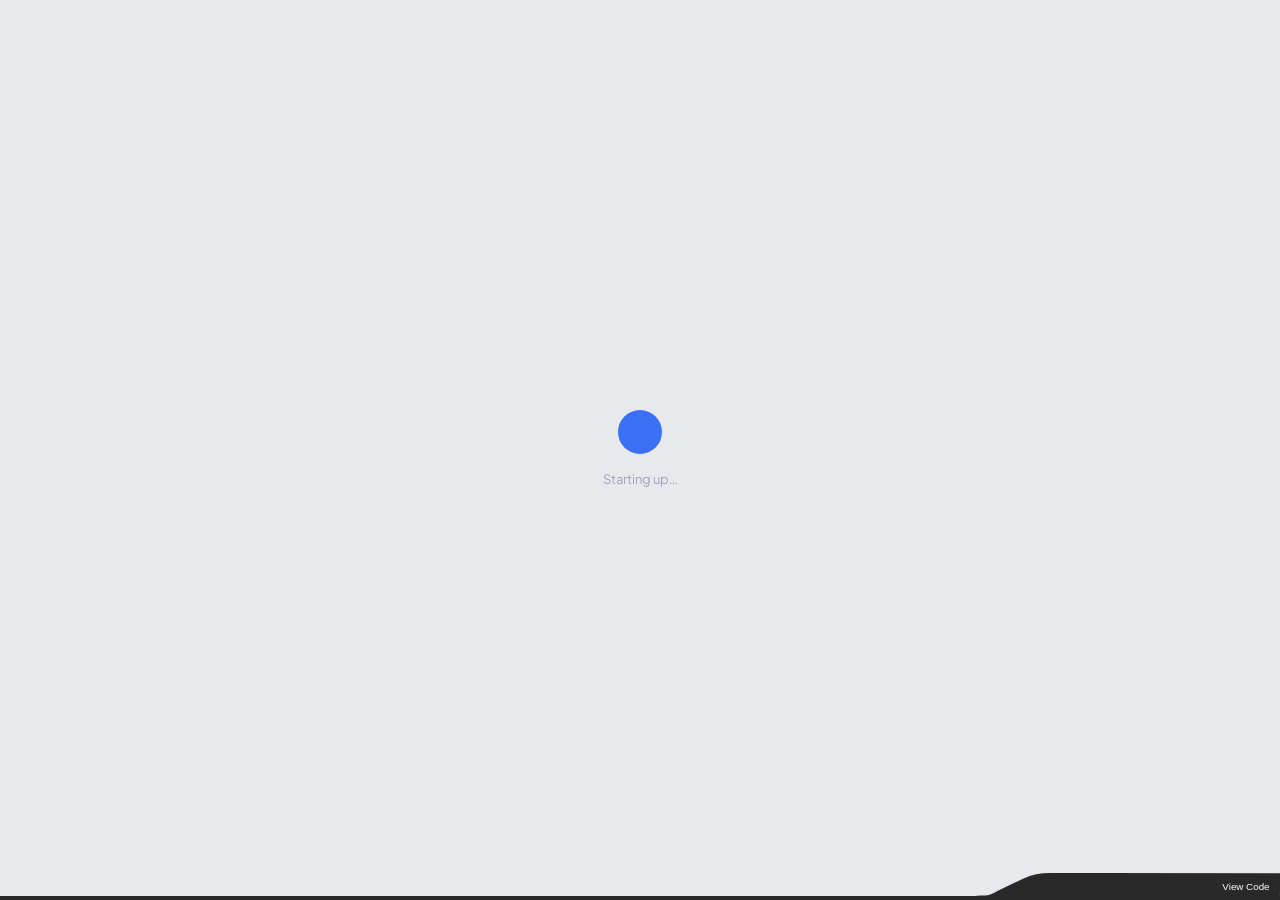
<file: Public stuff/AnnaCode/trainer.html>
<!doctype html>
<html lang="en">
<head>
  <meta charset="utf-8" />
  <title>AnnaCode Trainer has moved</title>
  <meta name="viewport" content="width=device-width, initial-scale=1" />
  <meta http-equiv="refresh" content="0; url=index.html?mode=training" />
  <script>location.replace("index.html?mode=training");</script>
</head>
<body style="font-family: system-ui, sans-serif; margin: 2em;">
  <p>The Trainer is now the <strong>Training</strong> tab on the main page.
  <a href="index.html?mode=training">Open it here</a>.</p>
</body>
</html>
</file>
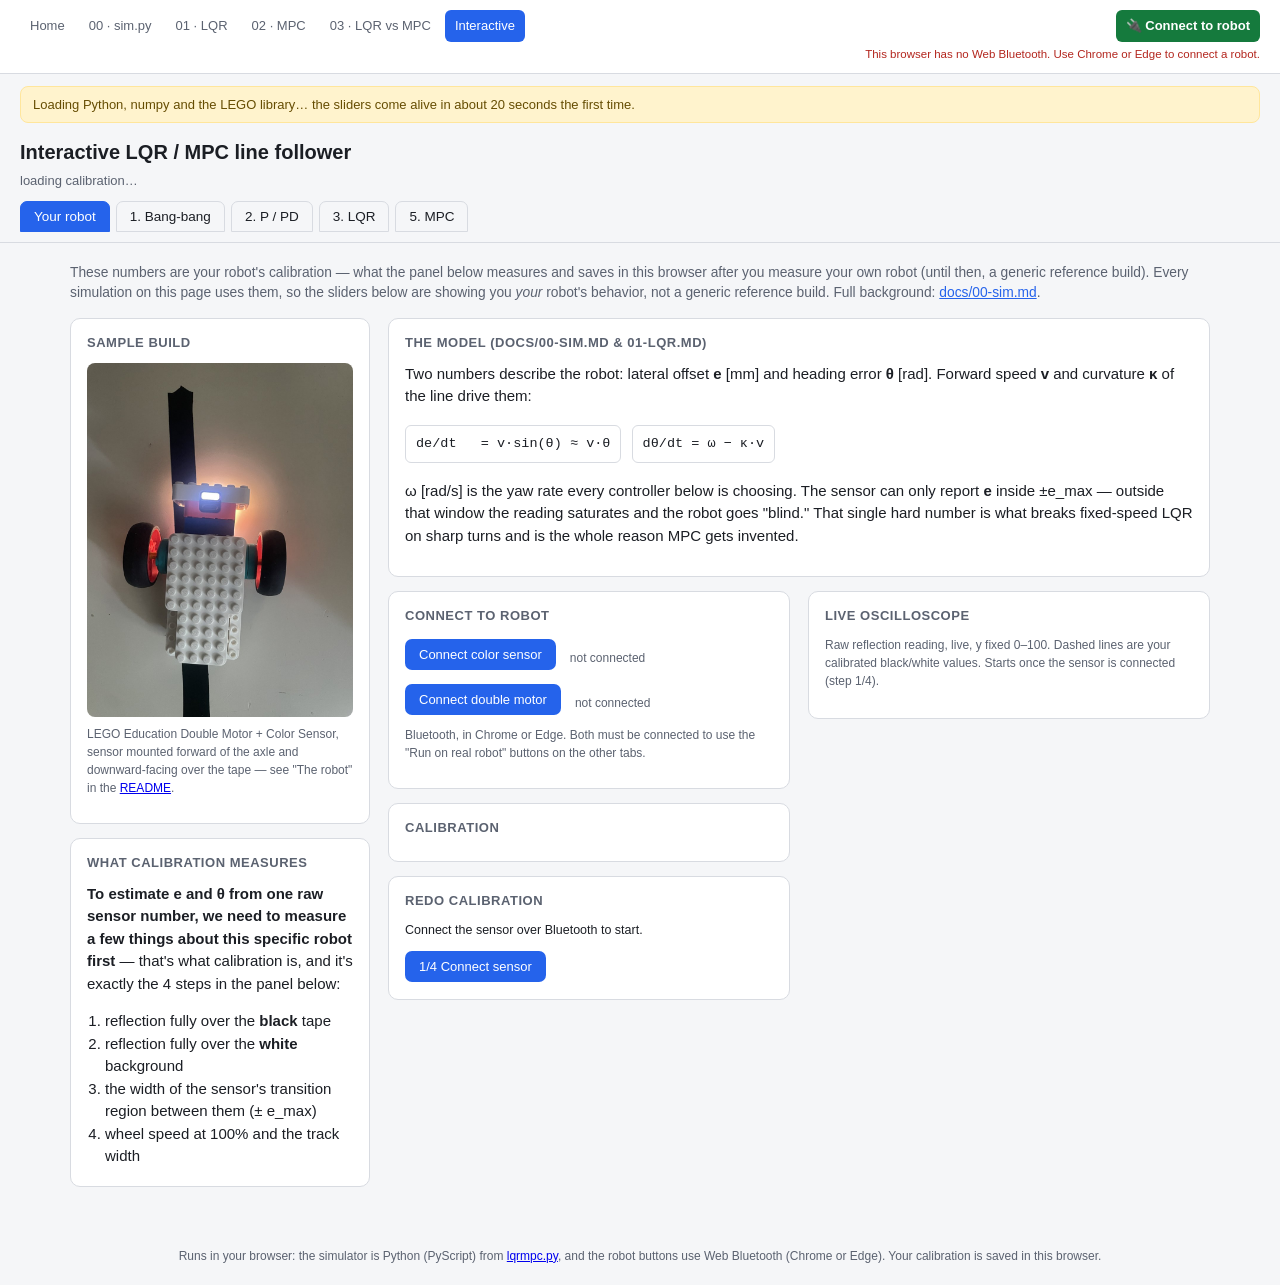
<file: Public stuff/LQR-MPC-web/interactive.html>
<!DOCTYPE html>
<html lang="en">
<head>
<meta charset="utf-8">
<meta name="viewport" content="width=device-width, initial-scale=1">
<title>Interactive LQR / MPC line follower</title>
<link rel="stylesheet" href="https://pyscript.net/releases/2024.1.1/core.css">
<script type="module" src="https://pyscript.net/releases/2024.1.1/core.js"></script>
<style>
  :root {
    --bg: #f5f6f8;
    --panel-bg: #ffffff;
    --fg: #1b1e24;
    --muted: #5b6270;
    --grid: #e2e4e9;
    --border: #d8dbe1;
    --accent: #2563eb;
    --ok: #157a3d;
    --bad: #b3261e;
  }
  @media (prefers-color-scheme: dark) {
    :root {
      --bg: #14161a;
      --panel-bg: #1c1f26;
      --fg: #e7e9ee;
      --muted: #9aa2b1;
      --grid: #333844;
      --border: #333844;
      --accent: #6ea8fe;
      --ok: #4fd17a;
      --bad: #ff6b6b;
    }
  }
  * { box-sizing: border-box; }
  html, body {
    margin: 0; padding: 0;
    background: var(--bg); color: var(--fg);
    font-family: -apple-system, BlinkMacSystemFont, "Segoe UI", Helvetica, Arial, sans-serif;
    font-size: 15px; line-height: 1.5;
  }
  header {
    padding: 14px 20px 0 20px;
  }
  h1 { font-size: 20px; margin: 0 0 4px 0; }
  .subtitle { color: var(--muted); font-size: 13px; margin-bottom: 10px; }
  nav {
    display: flex; flex-wrap: wrap; gap: 6px;
    padding: 0 20px 10px 20px;
    border-bottom: 1px solid var(--border);
  }
  nav button {
    background: none; border: 1px solid var(--border); color: var(--fg);
    padding: 7px 13px; border-radius: 7px 7px 0 0; cursor: pointer;
    font-size: 13.5px; font-family: inherit;
  }
  nav button.active { background: var(--accent); border-color: var(--accent); color: #fff; }
  main { padding: 16px 20px 40px 20px; max-width: 1180px; margin: 0 auto; }
  .tab { display: none; }
  .tab.active { display: block; }
  .lede { color: var(--muted); margin: 4px 0 14px 0; font-size: 13.8px; }
  .lede a { color: var(--accent); }
  .grid2 {
    display: grid; grid-template-columns: minmax(220px, 300px) 1fr; gap: 18px;
    align-items: start;
  }
  @media (max-width: 760px) { .grid2 { grid-template-columns: 1fr; } }
  .grid3 {
    display: grid; grid-template-columns: minmax(220px, 300px) minmax(260px, 320px) 1fr;
    gap: 18px; align-items: start;
  }
  @media (max-width: 1080px) { .grid3 { grid-template-columns: 1fr 1fr; } }
  @media (max-width: 700px) { .grid3 { grid-template-columns: 1fr; } }
  .grid2-even {
    display: grid; grid-template-columns: 1fr 1fr; gap: 18px; align-items: start;
  }
  @media (max-width: 640px) { .grid2-even { grid-template-columns: 1fr; } }
  .panel {
    background: var(--panel-bg); border: 1px solid var(--border); border-radius: 10px;
    padding: 14px 16px;
  }
  .panel + .panel { margin-top: 14px; }
  .panel h3 { font-size: 13px; text-transform: uppercase; letter-spacing: .04em;
    color: var(--muted); margin: 0 0 10px 0; font-weight: 600; }
  .slider-row { margin-bottom: 12px; }
  .slider-row label {
    display: flex; justify-content: space-between; font-size: 13px; margin-bottom: 3px;
  }
  .slider-row label .val { font-variant-numeric: tabular-nums; color: var(--accent); font-weight: 600; }
  .slider-row input[type=range] { width: 100%; }
  .readout-grid {
    display: grid; grid-template-columns: 1fr 1fr; gap: 6px 14px; font-size: 13px;
  }
  .readout-grid div.k { color: var(--muted); }
  .readout-grid div.v { font-variant-numeric: tabular-nums; text-align: right; font-weight: 600; }
  .readout-grid div.v.ok { color: var(--ok); }
  .readout-grid div.v.bad { color: var(--bad); }
  .plotwrap { margin-bottom: 14px; }
  .plotwrap .caption { font-size: 12px; color: var(--muted); margin-top: 2px; }
  canvas { display: block; width: 100%; }
  table.caltable { border-collapse: collapse; font-size: 13px; width: 100%; }
  table.caltable td { padding: 3px 8px 3px 0; }
  table.caltable td:first-child { color: var(--muted); }
  table.caltable td:last-child { text-align: right; font-variant-numeric: tabular-nums; font-weight: 600; }
  .banner {
    background: #fff3cd; color: #664d03; border: 1px solid #ffe69c;
    border-radius: 8px; padding: 8px 12px; font-size: 13px; margin-bottom: 14px;
  }
  @media (prefers-color-scheme: dark) {
    .banner { background: #3a2f10; color: #ffd97a; border-color: #5c4a10; }
  }
  .eqn { font-family: ui-monospace, SFMono-Regular, Menlo, monospace; font-size: 13.5px;
    background: var(--panel-bg); border: 1px solid var(--border); border-radius: 6px;
    padding: 8px 10px; display: inline-block; margin: 2px 6px 2px 0; }
  .code-block { font-family: ui-monospace, SFMono-Regular, Menlo, monospace; font-size: 12.5px;
    background: var(--bg); border: 1px solid var(--border); border-radius: 6px;
    padding: 10px 12px; margin: 0; overflow-x: auto; line-height: 1.5; }
  .shared-note { font-size: 12px; color: var(--muted); margin-top: 8px; }
  footer { text-align: center; color: var(--muted); font-size: 12px; padding: 20px; }
  .site-nav { display: flex; flex-wrap: wrap; gap: 4px; align-items: center;
    padding: 10px 20px; border-bottom: 1px solid var(--border); background: var(--panel-bg); }
  .site-nav a { color: var(--muted); text-decoration: none; font-size: 13px;
    padding: 6px 10px; border-radius: 6px; }
  .site-nav a:hover { background: var(--grid); color: var(--fg); }
  .site-nav a.active { background: var(--accent); color: #fff; }
  .site-nav a.robot-btn { margin-left: auto; background: var(--ok); color: #fff; font-weight: 600; }
  .site-nav a.robot-btn.disabled { background: var(--muted); pointer-events: none; }
  .site-nav .robot-warn { flex-basis: 100%; text-align: right; font-size: 11.5px;
    color: var(--bad); display: none; }
  .btn { background: var(--accent); color: #fff; border: none; border-radius: 7px;
    padding: 8px 14px; font-size: 13px; font-family: inherit; cursor: pointer; margin: 3px 6px 3px 0; }
  .btn:disabled { opacity: 0.5; cursor: default; }
  .btn.secondary { background: var(--grid); color: var(--fg); }
  .field { font-size: 13px; margin: 8px 0; display: flex; align-items: center; gap: 8px; }
  .field input[type=number] { width: 80px; padding: 4px 6px; border-radius: 6px;
    border: 1px solid var(--border); background: var(--bg); color: var(--fg); }
  .hw-status { font-size: 12.5px; margin: 8px 0; min-height: 1.4em; }
  .hw-status.err { color: var(--bad); }
  .hw-status.ok { color: var(--ok); }
</style>
<style>
  .tab { display: none; } .tab.active { display: block; }
  svg.plot { width: 100%; height: auto; display: block; }
  svg.plot text { fill: var(--muted); font-size: 11px; }
  svg.plot .axis { stroke: var(--border); }
  svg.plot .gridline { stroke: var(--grid); }
  svg.plot .vspan { fill: rgba(128,128,128,.18); }
  svg.plot .limit { stroke: #e33; stroke-width: 1; stroke-dasharray: 5 4; }
  svg.plot path.s { fill: none; stroke-width: 2; stroke-linejoin: round; }
  svg.plot .sim { stroke: var(--fg); } svg.plot .scope { stroke: var(--fg); }
  svg.plot .real { stroke: #157a3d; }
  svg.plot .mpc { stroke: #b3261e; }
  svg.plot .lqrd { stroke: #2563eb; stroke-width: 1.5; stroke-dasharray: 6 4; }
  svg.plot .trk { stroke: var(--grid); stroke-width: 3; }
  svg.plot .blinddot { fill: var(--bad); } svg.plot .startdot { fill: var(--accent); }
  svg.plot text.exag { fill: var(--fg); }
  .legend { font-size: 12.5px; margin: 0 0 4px; } .legend span { margin-right: 14px; }
  .swatch { display: inline-block; width: 18px; height: 3px; vertical-align: middle; margin-right: 6px; border-radius: 2px; }
  .sim-c { background: var(--fg); } .real-c { background: #157a3d; } .mpc-c { background: #b3261e; } .lqrd-c { background: #2563eb; }
</style>
</head>
<body>

<div class="site-nav" id="site-nav">
  <a href="reader.html?src=notes/README.md">Home</a>
  <a href="reader.html?src=notes/00-sim.md">00 · sim.py</a>
  <a href="reader.html?src=notes/01-lqr.md">01 · LQR</a>
  <a href="reader.html?src=notes/02-mpc.md">02 · MPC</a>
  <a href="reader.html?src=notes/03-lqr-vs-mpc.md">03 · LQR vs MPC</a>
  <a href="interactive.html" class="active">Interactive</a>
  <a href="#robot" class="robot-btn" id="nav-robot-btn">🔌 Connect to robot</a>
  <span class="robot-warn" id="nav-robot-warn"></span>
</div>

<div class="banner" id="loading-banner" style="margin:12px 20px 0">Loading Python, numpy and the LEGO library… the sliders come alive in about 20 seconds the first time.</div>

<header>
  <h1>Interactive LQR / MPC line follower</h1>
  <div class="subtitle" id="cal-subtitle">loading calibration…</div>
</header>

<nav id="tabnav">
  <button data-tab="robot" class="active">Your robot</button>
  <button data-tab="bangbang">1. Bang-bang</button>
  <button data-tab="pd">2. P / PD</button>
  <button data-tab="lqr">3. LQR</button>
  <button data-tab="mpc">5. MPC</button>
</nav>

<main>

  <div id="cal-banner"></div>

  <!-- ============================== TAB: ROBOT ============================== -->
  <section class="tab active" id="tab-robot">
    <p class="lede">These numbers are your robot's calibration — what the panel below measures and saves in this
      browser after you measure your own robot (until then, a generic reference build). Every
      simulation on this page uses them, so the sliders below are showing you
      <em>your</em> robot's behavior, not a generic reference build. Full background:
      <a href="reader.html?src=notes/00-sim.md">docs/00-sim.md</a>.</p>

    <div class="grid2">
      <div>
        <div class="panel">
          <h3>Sample build</h3>
          <img src="assets/robot.jpg" alt="LEGO Education Double Motor + Color Sensor line follower, sensor mounted forward and downward-facing over black tape"
               style="width:100%; border-radius:8px; display:block;">
          <p class="shared-note">LEGO Education Double Motor + Color Sensor, sensor
            mounted forward of the axle and downward-facing over the tape — see
            "The robot" in the <a href="reader.html?src=notes/README.md#the-robot">README</a>.</p>
        </div>

        <div class="panel">
          <h3>What calibration measures</h3>
          <p style="margin-top:0"><b>To estimate e and θ from one raw sensor number, we need to measure
            a few things about this specific robot first</b> — that's what
            calibration is, and it's exactly the 4 steps in the panel below:</p>
          <ol style="margin:0 0 4px 0; padding-left: 1.2em;">
            <li>reflection fully over the <b>black</b> tape</li>
            <li>reflection fully over the <b>white</b> background</li>
            <li>the width of the sensor's transition region between them (± e_max)</li>
            <li>wheel speed at 100% and the track width</li>
          </ol>
        </div>
      </div>

      <div>
        <div class="panel">
          <h3>The model (docs/00-sim.md &amp; 01-lqr.md)</h3>
          <p style="margin-top:0">Two numbers describe the robot: lateral offset
            <b>e</b> [mm] and heading error <b>θ</b> [rad]. Forward speed
            <b>v</b> and curvature <b>κ</b> of the line drive them:</p>
          <div class="eqn">de/dt&nbsp;&nbsp;&nbsp;= v·sin(θ) ≈ v·θ</div>
          <div class="eqn">dθ/dt = ω − κ·v</div>
          <p>ω [rad/s] is the yaw rate every controller below is choosing.
            The sensor can only report <b>e</b> inside ±e_max — outside that window
            the reading saturates and the robot goes "blind." That single hard
            number is what breaks fixed-speed LQR on sharp turns and is the whole
            reason MPC gets invented.</p>
        </div>

        <div class="grid2-even" style="margin-top:14px">
          <div>
            <div class="panel" id="connect-panel">
              <h3>Connect to robot</h3>
              <div class="field"><button class="btn" id="conn-cs">Connect color sensor</button>
                <span class="shared-note" id="conn-cs-status">not connected</span></div>
              <div class="field"><button class="btn" id="conn-dm">Connect double motor</button>
                <span class="shared-note" id="conn-dm-status">not connected</span></div>
              <p class="shared-note">Bluetooth, in Chrome or Edge. Both must be connected to use the
                "Run on real robot" buttons on the other tabs.</p>
            </div>

            <div class="panel">
              <h3>Calibration</h3>
              <table class="caltable" id="cal-table"></table>
            </div>

            <div class="panel" id="recal-panel">
              <h3>Redo calibration</h3>
              <div class="hw-status" id="recal-status">Connect the sensor over Bluetooth to start.</div>

              <div id="recal-step-start">
                <button class="btn" id="recal-connect-sensor">1/4 Connect sensor</button>
              </div>

              <div id="recal-step-sensor" style="display:none">
                <div class="readout-grid">
                  <div class="k">live reflection</div><div class="v" id="recal-live">--</div>
                </div>
                <div class="field">
                  <button class="btn secondary" id="recal-sample-black">2/4 Sample BLACK (3s)</button>
                  <span class="shared-note" id="recal-black-result"></span>
                </div>
                <div class="field">
                  <button class="btn secondary" id="recal-sample-white">3/4 Sample WHITE (3s)</button>
                  <span class="shared-note" id="recal-white-result"></span>
                </div>
                <div class="field">
                  <label>Sensor window span (mm)</label>
                  <input type="number" id="recal-span" value="12" step="0.5">
                  <button class="btn secondary" id="recal-set-window">Set window</button>
                  <span class="shared-note" id="recal-window-result"></span>
                </div>
                <button class="btn" id="recal-to-motors">4/4 Connect motors</button>
              </div>

              <div id="recal-step-motors" style="display:none">
                <p class="shared-note">Clear a straight run of at least 1 m before driving.</p>
                <button class="btn secondary" id="recal-drive-test">Drive straight 2s at 100%</button>
                <div class="field">
                  <label>Distance traveled (mm)</label>
                  <input type="number" id="recal-distance">
                </div>
                <div class="field">
                  <label>Track width (mm)</label>
                  <input type="number" id="recal-trackwidth">
                </div>
                <button class="btn" id="recal-save">Save calibration</button>
              </div>

              <div id="recal-done" style="display:none">
                <p class="shared-note">Saved — the table above and every tab now use this run's numbers.</p>
              </div>
            </div>
          </div>

          <div class="panel">
            <h3>Live oscilloscope</h3>
            <div class="plotwrap">
              <div id="scope-plot" data-aspect="0.6"></div>
              <div class="caption">Raw reflection reading, live, y fixed 0–100. Dashed lines are your
                calibrated black/white values. Starts once the sensor is connected (step 1/4).</div>
            </div>
          </div>
        </div>
      </div>
    </div>
  </section>

  <!-- ============================== TAB: BANG-BANG ============================== -->
  <section class="tab" id="tab-bangbang">
    <p class="lede"><code>if reflection &gt; threshold: turn left, else turn right</code> —
      the simplest control law there is. It only uses the <em>sign</em> of the
      error, so it can't help but overshoot and turn back, forever. Full
      writeup: <a href="reader.html?src=notes/README.md#session-1--bang-bang-and-why-it-wobbles">README, Session 1</a>.</p>
    <div class="grid2">
      <div>
        <div class="panel">
          <h3>Controls</h3>
          <div class="slider-row">
            <label>forward speed v <span class="val" id="bb-v-val"></span></label>
            <input type="range" id="bb-v" min="50" max="300" step="5">
          </div>
          <div class="slider-row">
            <label>turn rate ω_mag <span class="val" id="bb-w-val"></span></label>
            <input type="range" id="bb-w" min="0.2" max="6" step="0.1">
          </div>
        </div>
        <div class="panel">
          <h3>Result</h3>
          <div class="readout-grid" id="bb-readout"></div>
        </div>
        <div class="panel">
          <h3>Run on real robot</h3>
          <div class="hw-status" id="bb-hw-status"></div>
          <div class="field">
            <label>duration (s)</label>
            <input type="number" id="bb-hw-duration" value="8" min="2" max="30" step="1">
            <button class="btn" id="bb-hw-run">▶ Run on robot</button>
          </div>
          <div class="readout-grid" id="bb-hw-readout"></div>
        </div>
        <div class="panel">
          <h3>Equations</h3>
          <p style="margin-top:0">Model (same as every other tab):</p>
          <div class="eqn">de/dt&nbsp;&nbsp;&nbsp;= v·sin(θ) ≈ v·θ</div>
          <div class="eqn">dθ/dt = ω − κ·v</div>
          <p>Control law — the sign of e is the only thing bang-bang looks at:</p>
          <div class="eqn">ω = −ω_mag · sign(e)</div>
        </div>
      </div>
      <div>
        <div class="panel">
          <div class="plotwrap">
            <div id="bb-plot-e" data-aspect="0.42"></div>
            <div class="caption">e(t) — dashed red lines are the sensor window ±e_max. Solid black =
              simulated; green = your real robot's last run, if any.</div>
          </div>
        </div>
        <div class="panel">
          <h3>The simulated calculation</h3>
          <p style="margin-top:0" class="shared-note">The plot above comes from this loop
            (this page runs exactly this Python, from <a href="lqrmpc.py"><code>lqrmpc.py</code></a>):</p>
          <pre class="code-block"><code>e, theta = E_MAX * 0.7, 0.0     # start near the edge of the sensor window
log = []
for i in range(int(6.0 / DT)):  # 6 s of simulated time
    sign = 1.0 if e &gt; 0 else -1.0
    omega = -omega_mag * sign
    log.append((i * DT, e))
    e, theta = step(e, theta, v, omega, kappa=0.0, dt=DT)

def step(e, theta, v, omega, kappa, dt):
    e_next = e + dt * v * math.sin(theta)
    th_next = theta + dt * (omega - kappa * v)
    return e_next, th_next</code></pre>
          <p class="shared-note">The control law is one line — turn one way or the other at a
            fixed rate, based only on which side of the line you're on. The model is two lines —
            lateral offset <b>e</b> drifts by v·sin(θ), heading error <b>θ</b> drifts by the
            commanded yaw rate ω. No solver, no matrices.</p>
        </div>
      </div>
    </div>
  </section>

  <!-- ============================== TAB: PD ============================== -->
  <section class="tab" id="tab-pd">
    <p class="lede">Proportional (and PD) control, entering a turn of radius R at
      constant speed. Push k_p up and it oscillates on entry; push it down and it
      settles into a large steady-state offset once it's in the turn — "corners
      badly." Full writeup: <a href="reader.html?src=notes/README.md#session-2--p-then-pd-then-the-tuning-wall">README, Session 2</a>.</p>
    <div class="grid2">
      <div>
        <div class="panel" id="scenario-panel-pd"></div>
        <div class="panel">
          <h3>Controls</h3>
          <div class="slider-row">
            <label>k_p <span class="val" id="pd-kp-val"></span></label>
            <input type="range" id="pd-kp" min="0" max="0.6" step="0.005">
          </div>
          <div class="slider-row">
            <label>k_d <span class="val" id="pd-kd-val"></span></label>
            <input type="range" id="pd-kd" min="0" max="20" step="0.25">
          </div>
        </div>
        <div class="panel">
          <h3>Result</h3>
          <div class="readout-grid" id="pd-readout"></div>
        </div>
        <div class="panel">
          <h3>Run on real robot</h3>
          <p class="shared-note" style="margin-top:0">Runs on whatever track you actually built —
            not the simulated turn radius R above. Compare the character of the response
            (oscillation, blindness), not point-for-point.</p>
          <div class="hw-status" id="pd-hw-status"></div>
          <div class="field">
            <label>duration (s)</label>
            <input type="number" id="pd-hw-duration" value="8" min="2" max="30" step="1">
            <button class="btn" id="pd-hw-run">▶ Run on robot</button>
          </div>
          <div class="readout-grid" id="pd-hw-readout"></div>
        </div>
        <div class="panel">
          <h3>Equations</h3>
          <p style="margin-top:0">Model (same as every other tab):</p>
          <div class="eqn">de/dt&nbsp;&nbsp;&nbsp;= v·sin(θ) ≈ v·θ</div>
          <div class="eqn">dθ/dt = ω − κ·v</div>
          <p>Control law — proportional on the error, plus derivative on the heading θ
            as a stand-in for de/dt (since ė ≈ vθ):</p>
          <div class="eqn">ω = −k_p·e − k_d·θ</div>
        </div>
      </div>
      <div>
        <div class="panel">
          <div class="plotwrap">
            <div id="pd-plot-e" data-aspect="0.42"></div>
            <div class="caption">e(t) — shaded region is the simulated turn; dashed red lines are
              ±e_max. Solid black = simulated; green = your real robot's last run, if any.</div>
          </div>
        </div>
        <div class="panel">
          <h3>The simulated calculation</h3>
          <p style="margin-top:0" class="shared-note">The plot above comes from this loop
            (this page runs exactly this Python, from <a href="lqrmpc.py"><code>lqrmpc.py</code></a>):</p>
          <pre class="code-block"><code>s = e = theta = 0.0
log = []
for i in range(int(t_max / dt)):
    if s &gt; track.length:
        break
    e_measured = coerce(e, e_max)     # sensor saturates outside +-e_max
    omega = -kp * e_measured - kd * theta
    log.append((i * dt, e, theta))
    kappa = track.kappa(s)             # 0 on the straight, 1/R in the turn
    e, theta = step(e, theta, v, omega, kappa, dt)
    s += v * dt

def coerce(e, e_max):
    return max(-e_max, min(e_max, e))   # sensor only sees +-e_max either side

def step(e, theta, v, omega, kappa, dt):
    e_next = e + dt * v * math.sin(theta)
    th_next = theta + dt * (omega - kappa * v)
    return e_next, th_next

class Track:
    def __init__(self, segments):           # [(length_mm, radius_mm|None), ...]
        self.length = sum(L for L, _ in segments)

    def kappa(self, s):                      # curvature at arclength s
        acc = 0.0
        for L, radius in self.segments:
            if s &lt; acc + L:
                return 0.0 if radius is None else 1.0 / radius
            acc += L
        return 0.0</code></pre>
          <p class="shared-note">Same plant model as bang-bang, plus two new pieces:
            <code>coerce()</code> clips e to what the sensor can actually report (bang-bang's
            control law didn't need the clipped value, only its sign), and <code>track.kappa(s)</code>
            looks up how curved the line is at the robot's current position along it — 0 on the
            straights, 1/R on the turn — by walking the track's <code>segments</code> until it finds
            the one <code>s</code> falls in; <code>track.length</code> is just their total, which is
            what tells the loop above when the robot has reached the end.</p>
        </div>
      </div>
    </div>
  </section>

  <!-- ============================== TAB: LQR ============================== -->
  <section class="tab" id="tab-lqr">
    <p class="lede">Same scenario, but the gains come from a cost function instead
      of a guess: pick Q_e, Q_θ, R and the Riccati equation hands back k_e, k_θ.
      Widen the turn radius until the verdict flips to BLIND — that's the
      steady-state offset e_ss = −κv/k_e breaking the sensor window. Full
      writeup: <a href="reader.html?src=notes/01-lqr.md">docs/01-lqr.md</a>, and
      <a href="reader.html?src=notes/02-mpc.md#where-lqr-runs-out">docs/02-mpc.md, "Where LQR runs out."</a></p>
    <div class="grid2">
      <div>
        <div class="panel" id="scenario-panel-lqr"></div>
        <div class="panel">
          <h3>Cost weights</h3>
          <div class="slider-row">
            <label>Q_e (cost per mm²) <span class="val" id="lqr-qe-val"></span></label>
            <input type="range" id="lqr-qe" min="0.1" max="20" step="0.1">
          </div>
          <div class="slider-row">
            <label>Q_θ (cost per rad²) <span class="val" id="lqr-qth-val"></span></label>
            <input type="range" id="lqr-qth" min="0" max="30" step="0.5">
          </div>
          <div class="slider-row">
            <label>R (cost per (rad/s)²) <span class="val" id="lqr-r-val"></span></label>
            <input type="range" id="lqr-r" min="1" max="200" step="1">
          </div>
          <div class="shared-note">Q_e, Q_θ, R here also drive the MPC tab's steering
            law and tracking cost, exactly like sim.py's shared module constants.</div>
        </div>
        <div class="panel">
          <h3>Gains (Riccati solution)</h3>
          <div class="readout-grid" id="lqr-gains-readout"></div>
        </div>
        <div class="panel">
          <h3>Result</h3>
          <div class="readout-grid" id="lqr-readout"></div>
        </div>
        <div class="panel">
          <h3>Run on real robot</h3>
          <p class="shared-note" style="margin-top:0">Runs on whatever track you actually built —
            not the simulated turn radius R above. Compare the character of the response
            (oscillation, blindness), not point-for-point.</p>
          <div class="hw-status" id="lqr-hw-status"></div>
          <div class="field">
            <label>duration (s)</label>
            <input type="number" id="lqr-hw-duration" value="8" min="2" max="30" step="1">
            <button class="btn" id="lqr-hw-run">▶ Run on robot</button>
          </div>
          <div class="readout-grid" id="lqr-hw-readout"></div>
        </div>
        <div class="panel">
          <h3>Equations</h3>
          <p style="margin-top:0">Model (same as every other tab):</p>
          <div class="eqn">de/dt&nbsp;&nbsp;&nbsp;= v·sin(θ) ≈ v·θ</div>
          <div class="eqn">dθ/dt = ω − κ·v</div>
          <p>Control law — same form as P/PD, but the gains aren't guessed:</p>
          <div class="eqn">ω = −k_e·e − k_θ·θ</div>
          <p>Gains, closed form (continuous-time; full discrete-time derivation in
            <a href="reader.html?src=notes/01-lqr.md">docs/01-lqr.md</a>):</p>
          <div class="eqn">k_e = √(Q_e / R)</div>
          <div class="eqn">k_θ = √(Q_θ/R + 2v·k_e)</div>
        </div>
      </div>
      <div>
        <div class="panel">
          <div class="plotwrap">
            <div id="lqr-plot-e" data-aspect="0.42"></div>
            <div class="caption">e(t) — shaded region is the simulated turn; dashed red lines are
              ±e_max. Solid black = simulated; green = your real robot's last run, if any.</div>
          </div>
        </div>
        <div class="panel">
          <h3>Track shape (plan view)</h3>
          <div class="plotwrap">
            <div id="lqr-track-plot" data-aspect="0.55"></div>
            <div class="caption">Top-down shape of the straight → R-turn → straight track above,
              to true scale. Gray = centerline; black = the simulated robot's actual path, with its
              deviation from the line exaggerated so it's visible (e_max is a few mm; the track is
              hundreds). Red dots mark where it went blind.</div>
          </div>
        </div>
        <div class="panel">
          <h3>The simulated calculation</h3>
          <p style="margin-top:0" class="shared-note">The plot above comes from this loop
            (this page runs exactly this Python, from <a href="lqrmpc.py"><code>lqrmpc.py</code></a>):</p>
          <pre class="code-block"><code>k_e, k_th = lqr_gains_discrete(v_cmd, dt)   # solved once, offline (Riccati)
s = e = theta = 0.0
log = []
for i in range(int(t_max / dt)):
    if s &gt; track.length:
        break
    omega = -k_e * coerce(e, e_max) - k_th * theta
    log.append((i * dt, s, e, theta, v_cmd, omega))
    kappa = track.kappa(s)
    e, theta = step(e, theta, v_cmd, omega, kappa, dt)
    s += v_cmd * dt</code></pre>
          <p class="shared-note">Same loop as P/PD — the only thing that changed is where
            k_e and k_θ come from. P/PD, you pick them by hand. Here,
            <code>lqr_gains_discrete</code> solves the discrete algebraic Riccati equation
            once, before the loop starts, and the loop never touches them again (see
            "Cost weights" → "Gains" above, and the derivation in
            <a href="reader.html?src=notes/01-lqr.md">docs/01-lqr.md</a>).</p>
        </div>
      </div>
    </div>
  </section>

  <!-- ============================== TAB: MPC ============================== -->
  <section class="tab" id="tab-mpc">
    <p class="lede">Same steering law as LQR (using the gains from the LQR tab),
      but forward speed is re-decided every control period from a short preview
      of the track. Watch v(t) drop before the corner, and e(t) stay inside the
      window where fixed-speed LQR went blind. Full writeup:
      <a href="reader.html?src=notes/02-mpc.md">docs/02-mpc.md</a> and
      <a href="reader.html?src=notes/03-lqr-vs-mpc.md">docs/03-lqr-vs-mpc.md</a>.</p>
    <div class="grid2">
      <div>
        <div class="panel" id="scenario-panel-mpc"></div>
        <div class="panel">
          <h3>MPC controls</h3>
          <div class="slider-row">
            <label>horizon N (steps) <span class="val" id="mpc-n-val"></span></label>
            <input type="range" id="mpc-n" min="1" max="40" step="1">
          </div>
          <div class="slider-row">
            <label>q_v (cost per (mm/s)² speed deviation) <span class="val" id="mpc-qv-val"></span></label>
            <input type="range" id="mpc-qv" min="-3" max="0" step="0.05">
          </div>
          <div class="shared-note" id="mpc-shared-gains"></div>
        </div>
        <div class="panel">
          <h3>LQR vs MPC, this run</h3>
          <div class="readout-grid" id="mpc-readout"></div>
        </div>
        <div class="panel">
          <h3>Convergence: MPC → LQR as N grows</h3>
          <div class="readout-grid" id="conv-readout"></div>
          <div class="caption" style="margin-top:6px">Test state e=4mm, θ=0.1rad — the
            first move of an N-step finite-horizon solve approaches the infinite-horizon
            LQR gain as N grows (see docs/03-lqr-vs-mpc.md).</div>
        </div>
        <div class="panel">
          <h3>Run on real robot</h3>
          <p class="shared-note" style="margin-top:0">Runs on whatever track you actually built, using
            the reactive curvature estimate from run_mpc.py (no true track map) — not the simulated
            track above. See docs/02-mpc.md, "Where does the preview come from?"</p>
          <div class="hw-status" id="mpc-hw-status"></div>
          <div class="field">
            <label>duration (s)</label>
            <input type="number" id="mpc-hw-duration" value="8" min="2" max="30" step="1">
            <button class="btn" id="mpc-hw-run">▶ Run on robot</button>
          </div>
          <div class="readout-grid" id="mpc-hw-readout"></div>
        </div>
        <div class="panel">
          <h3>Equations</h3>
          <p style="margin-top:0">Steering law is identical to LQR's, just re-solved for
            whichever speed v is currently chosen:</p>
          <div class="eqn">ω = −k_e(v)·e − k_θ(v)·θ</div>
          <p>What's new: v is no longer fixed. Every control period it's re-picked from a
            short list of candidates by minimizing a short-horizon cost:</p>
          <div class="eqn">v* = argmin_v&nbsp; Σ (Q_e·e² + Q_θ·θ²)dt&nbsp; +&nbsp; Q_v(v−v_ref)²·N·dt</div>
          <p class="shared-note">sum taken over N steps of the model above, rolled forward
            under the previewed curvature — see "The simulated calculation" below.</p>
        </div>
      </div>
      <div>
        <div class="panel">
          <div class="plotwrap">
            <div id="mpc-plot-e" data-aspect="0.34"></div>
            <div class="caption">e(t) — solid red = simulated MPC, dashed blue = simulated fixed-speed
              LQR, solid green = your real robot's last MPC run, if any.</div>
          </div>
          <div class="plotwrap">
            <div id="mpc-plot-v" data-aspect="0.34"></div>
            <div class="caption">v(t) — MPC's speed schedule vs LQR's constant v_ref; green = real robot</div>
          </div>
        </div>
        <div class="panel">
          <h3>The simulated calculation</h3>
          <p style="margin-top:0" class="shared-note">The plots above come from this loop
            (this page runs exactly this Python, from <a href="lqrmpc.py"><code>lqrmpc.py</code></a>):</p>
          <pre class="code-block"><code>def mpc_choose_speed(e, theta, s, track, candidates, horizon,
                      dt, e_max, v_ref, q_e, q_th, q_v, pen=1e4):
    best_cost, best_v = float("inf"), candidates[0]
    for v in candidates:
        k_e, k_th = lqr_gains_discrete(v, dt)   # re-solved per candidate speed
        ep, thp, sp, cost = e, theta, s, 0.0
        for _ in range(horizon):                 # roll forward under LQR steering
            omega = -k_e * coerce(ep, e_max) - k_th * thp
            cost += (q_e * ep**2 + q_th * thp**2) * dt
            cost += pen * max(0.0, abs(ep) - e_max)**2 * dt   # blindness penalty
            ep, thp = step(ep, thp, v, omega, track.kappa(sp), dt)
            sp += v * dt
        cost += q_v * (v - v_ref)**2 * horizon * dt   # prefer staying near v_ref
        if cost &lt; best_cost:
            best_cost, best_v = cost, v
    return best_v

s = e = theta = 0.0
log = []
for i in range(int(t_max / dt)):
    if s &gt; track.length:
        break
    v = mpc_choose_speed(e, theta, s, track, candidates, horizon, dt, e_max, ...)
    k_e, k_th = lqr_gains_discrete(v, dt)
    omega = -k_e * coerce(e, e_max) - k_th * theta
    log.append((i * dt, s, e, theta, v, omega))
    e, theta = step(e, theta, v, omega, track.kappa(s), dt)
    s += v * dt</code></pre>
          <p class="shared-note">The outer loop is identical to LQR's. The new part is
            <code>mpc_choose_speed</code>: for every candidate forward speed, it re-solves
            the LQR gains for that speed and rolls the model <b>horizon</b> steps into the
            future using the previewed curvature, scoring how much error and "blindness"
            that speed would cause. The candidate with the lowest predicted cost wins, its
            first move gets applied, and the whole search reruns next control period — a
            receding horizon.</p>
        </div>
      </div>
    </div>
  </section>

</main>

<footer>Runs in your browser: the simulator is Python (PyScript) from <a href="lqrmpc.py">lqrmpc.py</a>,
  and the robot buttons use Web Bluetooth (Chrome or Edge). Your calibration is saved in this browser.</footer>

<script>
  // Tabs work before Python has finished loading.
  function selectTab(name) {
    const btn = document.querySelector(`#tabnav button[data-tab="${name}"]`);
    if (!btn) return;
    document.querySelectorAll("#tabnav button").forEach(b => b.classList.remove("active"));
    btn.classList.add("active");
    document.querySelectorAll(".tab").forEach(t => t.classList.remove("active"));
    document.getElementById("tab-" + name).classList.add("active");
  }
  document.querySelectorAll("#tabnav button").forEach(btn =>
    btn.addEventListener("click", () => { selectTab(btn.dataset.tab); location.hash = btn.dataset.tab; }));
  window.addEventListener("hashchange", () => selectTab(location.hash.replace("#", "")));
  selectTab(location.hash.replace("#", ""));
  if (!navigator.bluetooth) {
    const w = document.getElementById("nav-robot-warn");
    w.textContent = "This browser has no Web Bluetooth. Use Chrome or Edge to connect a robot.";
    w.style.display = "block";
  }
</script>
<script type="py" src="./interactive_page.py" config="./pyscript.toml"></script>
</body>
</html>
</file>
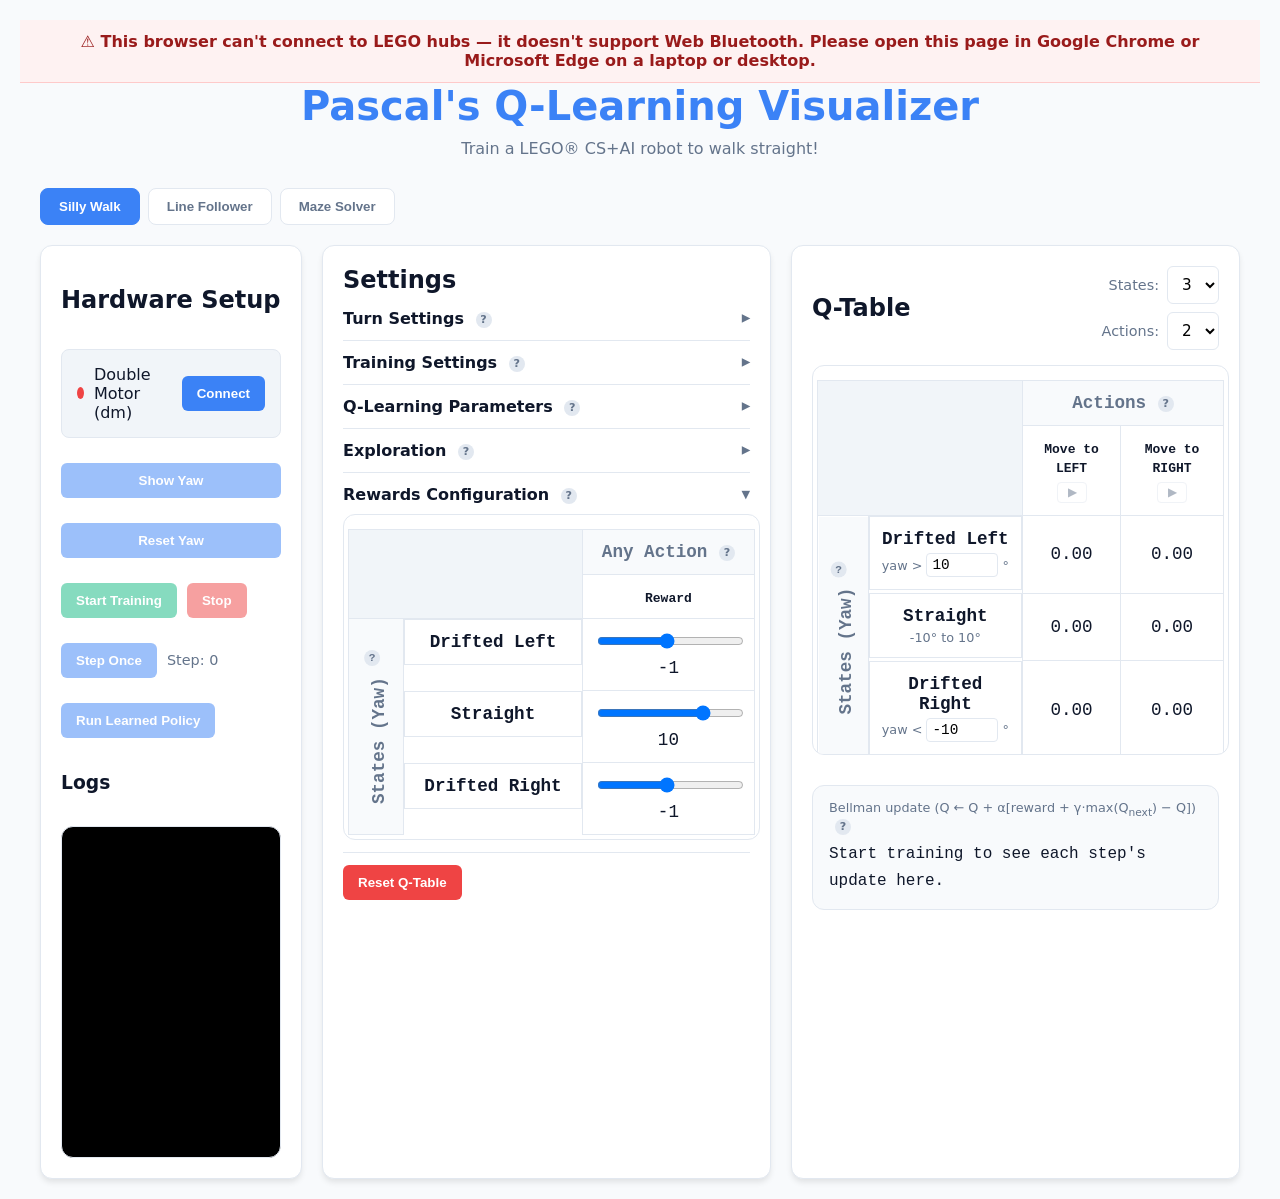
<file: Public stuff/QLearn/app.html>
<!DOCTYPE html>
<html lang="en">
<head>
<meta charset="UTF-8">
<meta name="viewport" content="width=device-width, initial-scale=1.0">
<title>Pascal's Q-Learning Visualizer</title>
<link rel="stylesheet" href="https://pyscript.net/releases/2024.1.1/core.css">
<script type="module" src="https://pyscript.net/releases/2024.1.1/core.js"></script>
<style>
  :root {
    --bg-color: #f8fafc;
    --card-bg: #ffffff;
    --text-primary: #0f172a;
    --text-secondary: #64748b;
    --accent: #3b82f6;
    --accent-hover: #2563eb;
    --success: #10b981;
    --danger: #ef4444;
    --border: #e2e8f0;
    --radius: 12px;
  }
  body {
    font-family: 'Inter', system-ui, sans-serif;
    background-color: var(--bg-color);
    color: var(--text-primary);
    margin: 0;
    padding: 20px;
    display: flex;
    flex-direction: column;
    align-items: center;
    min-height: 100vh;
  }
  .header {
    text-align: center;
    margin-bottom: 30px;
  }
  .header h1 { margin: 0; font-size: 2.5rem; color: var(--accent); }
  .header p { margin: 10px 0 0; color: var(--text-secondary); }

  .container {
    display: flex;
    gap: 20px;
    width: 100%;
    max-width: 1200px;
  }

  .panel {
    background: var(--card-bg);
    border: 1px solid var(--border);
    border-radius: var(--radius);
    padding: 20px;
    box-shadow: 0 4px 6px -1px rgba(0, 0, 0, 0.1);
    display: flex;
    flex-direction: column;
    gap: 15px;
  }
  .sidebar { flex: 0 0 220px; min-width: 220px; max-width: 220px; }
  .main-content { flex: 3; }

  /* Device Connections */
  .device-card {
    background: #f1f5f9;
    border: 1px solid var(--border);
    border-radius: 8px;
    padding: 15px;
    display: flex;
    justify-content: space-between;
    align-items: center;
  }
  .device-info { display: flex; align-items: center; gap: 10px; }
  .status-dot { width: 12px; height: 12px; border-radius: 50%; background: var(--danger); }
  .status-dot.connected { background: var(--success); }

  button {
    background: var(--accent);
    color: white;
    border: none;
    padding: 10px 15px;
    border-radius: 6px;
    font-weight: 600;
    cursor: pointer;
    transition: background 0.2s;
  }
  button:hover:not(:disabled) { background: var(--accent-hover); }
  button:disabled { opacity: 0.5; cursor: not-allowed; }
  button.danger { background: var(--danger); }
  button.danger:hover:not(:disabled) { background: #dc2626; }
  button.success { background: var(--success); }
  button.success:hover:not(:disabled) { background: #059669; }

  select {
    padding: 8px 10px;
    border-radius: 6px;
    border: 1px solid var(--border);
    font-family: inherit;
    font-size: 0.95rem;
    background: white;
  }

  .qtable-header-row {
    display: flex;
    align-items: center;
    justify-content: space-between;
    gap: 10px;
  }
  .qtable-header-row h2 { margin: 0; }
  .state-count-control {
    display: flex;
    align-items: center;
    gap: 8px;
  }
  .state-count-control label { font-size: 0.9rem; font-weight: 500; color: var(--text-secondary); }
  .qtable-controls {
    display: flex;
    flex-direction: column;
    gap: 8px;
    align-items: flex-end;
  }

  /* Resizable Q-Table wrapper: drag the bottom-right corner to grow/shrink */
  .table-resize-wrapper {
    position: relative;
    overflow: auto;
    border: 1px solid var(--border);
    border-radius: var(--radius);
    padding: 4px;
    width: 100%;
    min-width: 340px;
    min-height: 180px;
    max-width: 100%;
  }

  /* Q-Table */
  table {
    width: 100%;
    height: 100%;
    border-collapse: collapse;
    margin-top: 10px;
  }
  th, td {
    padding: 12px;
    text-align: center;
    border: 1px solid var(--border);
  }
  th { background: #f1f5f9; color: var(--text-secondary); font-weight: 600; }
  /* Matches the <b> state-name cells' look (monospace, bold, primary text
     color) instead of the muted/Inter default header style above. */
  .action-header-label {
    font-family: monospace;
    font-weight: 700;
    color: var(--text-primary);
  }
  /* White background for the Move to LEFT/RIGHT (etc.) header cells,
     overriding the default th background. */
  th.action-value-header {
    background: #ffffff;
  }
  /* Matches the "State (Yaw)" axis-label's look (font, weight, color,
     background) for the "Actions" group header text. */
  th.axis-style-header {
    background: #f8fafc;
  }
  .axis-header-text {
    font-family: monospace;
    font-size: 1.1rem;
    font-weight: 600;
    color: var(--text-secondary);
  }
  /* Small "physically execute this action" button in the Q-table header.
     Separate visual language (outline style, small) from the main action
     buttons in the sidebar, since it does something narrower and riskier
     (direct motor command, no Q-table update). */
  .execute-action-btn {
    display: block;
    margin: 6px auto 0;
    background: transparent;
    border: 1px solid var(--accent);
    color: var(--accent);
    font-size: 0.7rem;
    padding: 3px 10px;
    border-radius: 4px;
  }
  .execute-action-btn:hover:not(:disabled) {
    background: var(--accent);
    color: white;
  }
  .execute-action-btn:disabled {
    border-color: var(--border);
    color: var(--text-secondary);
  }
  td { font-family: monospace; font-size: 1.1rem; transition: background 0.3s; }

  .state-cell {
    display: flex;
    flex-direction: column;
    align-items: center;
    gap: 4px;
  }
  .state-cell .yaw-condition {
    font-family: 'Inter', system-ui, sans-serif;
    font-weight: 400;
    font-size: 0.8rem;
    color: var(--text-secondary);
    display: flex;
    align-items: center;
    gap: 4px;
  }
  .state-cell input[type="number"] {
    width: 60px;
    padding: 3px 5px;
    border: 1px solid var(--border);
    border-radius: 4px;
    font-family: monospace;
    font-size: 0.9rem;
  }

  /* Vertical axis-label column, sits to the left of the actual per-row
     state names in both the Q-table and the Rewards table. */
  .axis-label {
    writing-mode: vertical-rl;
    transform: rotate(180deg);
    text-align: center;
    vertical-align: middle;
    font-weight: 600;
    color: var(--text-secondary);
    white-space: nowrap;
    background: #f8fafc;
  }

  /* Previous/next state row highlighting, applied to just the state-name cell
     so it never fights with the per-value background coloring in updateCell(). */
  .state-cell.row-from {
    background: rgba(59, 130, 246, 0.14);
    border-radius: 6px;
    transition: background 0.4s ease;
  }
  .state-cell.row-to {
    background: rgba(30, 64, 175, 0.24);
    border-radius: 6px;
    transition: background 0.4s ease;
  }

  /* Shades the action column header (e.g. "Move to LEFT") that was just
     executed, matching the .state-cell.row-from light-blue tint — a visual
     complement showing which action drove the current transition. */
  th.action-value-header.active-action {
    background: rgba(59, 130, 246, 0.14);
    transition: background 0.4s ease;
  }

  /* Pulse animation on the single (state, action) cell that just got updated */
  @keyframes cellPulse {
    0% { box-shadow: 0 0 0 0 rgba(59, 130, 246, 0.65); }
    70% { box-shadow: 0 0 0 10px rgba(59, 130, 246, 0); }
    100% { box-shadow: 0 0 0 0 rgba(59, 130, 246, 0); }
  }
  td.cell-updating {
    animation: cellPulse 0.9s ease-out;
  }

  /* Live Bellman-update readout */
  .bellman-box {
    background: #f8fafc;
    border: 1px solid var(--border);
    border-radius: var(--radius);
    padding: 14px 16px;
    margin-top: 15px;
  }
  .bellman-label {
    font-size: 0.8rem;
    color: var(--text-secondary);
    margin-bottom: 6px;
  }
  .bellman-eq {
    font-family: monospace;
    font-size: 1rem;
    line-height: 1.7;
    color: var(--text-primary);
  }
  .bellman-eq .t-old { color: #64748b; }
  .bellman-eq .t-alpha { color: #3b82f6; }
  .bellman-eq .t-gamma { color: #3b82f6; }
  .bellman-eq .t-nextq { color: #8b5cf6; }
  .bellman-eq .t-new { font-weight: 700; }

  /* CSS-only hover tooltip, used instead of the native title attribute
     since that can be delayed or suppressed in some embedding contexts. */
  .tooltip-trigger {
    position: relative;
    display: inline-block;
    cursor: help;
  }
  .tooltip-trigger .tooltip-text {
    visibility: hidden;
    opacity: 0;
    position: absolute;
    bottom: 125%;
    left: 0;
    z-index: 20;
    width: 260px;
    background: #0f172a;
    color: white;
    font-family: 'Inter', system-ui, sans-serif;
    font-size: 0.8rem;
    font-weight: 400;
    line-height: 1.4;
    padding: 8px 10px;
    border-radius: 6px;
    pointer-events: none;
    transition: opacity 0.15s ease;
  }
  .tooltip-trigger:hover .tooltip-text {
    visibility: visible;
    opacity: 1;
  }
  /* Used for tooltips inside the Q-table header, where the default
     above-trigger position would land outside the table and get clipped
     by the table wrapper's overflow: auto. Pinned to the start of the
     trigger word. */
  .tooltip-trigger.tooltip-below .tooltip-text {
    bottom: auto;
    top: 125%;
    left: 0;
  }
  .tooltip-trigger.tooltip-align-end .tooltip-text {
    left: auto;
    right: 0;
  }

  .tooltip-trigger.tooltip-align-center .tooltip-text {
    right: auto;          /* Clear right alignment */
    left: 50%;            /* Move the left edge to the horizontal midpoint */
    transform: translateX(-50%); /* Shift back left by half of its own width */
  }
  /* Small "?" bubble placed next to a label, instead of making the whole
     label itself the hover target — more discoverable as "there's help
     here" than an invisible hover zone over plain text. */
  .help-icon {
    display: inline-flex;
    align-items: center;
    justify-content: center;
    width: 16px;
    height: 16px;
    border-radius: 50%;
    background: var(--border);
    color: var(--text-secondary);
    font-size: 0.7rem;
    font-weight: 700;
    vertical-align: middle;
    margin-left: 6px;
    flex-shrink: 0;
  }
  .help-icon:hover {
    background: var(--accent);
    color: white;
  }
  /* .axis-label rotates its whole subtree 180deg (that's how its own text
     reads correctly in vertical-rl mode) — without this, the help-icon and
     its tooltip popup would inherit that rotation and render upside-down /
     mispositioned. Counter-rotating here and resetting to horizontal
     writing-mode cancels it out so this specific icon renders normally. */
  .axis-label .help-icon {
    writing-mode: horizontal-tb;
    transform: rotate(180deg);
  }
  /* The floating JS-positioned tooltip (below) handles display for this
     icon instead — suppress the normal nested CSS popup here so they don't
     both try to show at once. */
  .axis-label .help-icon:hover .tooltip-text {
    visibility: hidden;
    opacity: 0;
  }
  .floating-tooltip {
    position: fixed;
    z-index: 1000;
    background: #0f172a;
    color: white;
    font-family: 'Inter', system-ui, sans-serif;
    font-size: 0.8rem;
    font-weight: 400;
    line-height: 1.4;
    padding: 8px 10px;
    border-radius: 6px;
    width: 260px;
    pointer-events: none;
    opacity: 0;
    transition: opacity 0.15s ease;
  }
  .floating-tooltip.visible {
    opacity: 1;
  }

  /* Terminal */
  .terminal {
    background: #000;
    color: #10b981;
    font-family: monospace;
    padding: 15px;
    border-radius: var(--radius);
    height: 300px;
    overflow-y: auto;
    border: 1px solid var(--border);
  }
  .terminal div { margin-bottom: 5px; }

  .controls {
    display: flex;
    gap: 10px;
    margin-top: 10px;
  }

  .slider-group {
    display: flex;
    flex-direction: column;
    gap: 5px;
  }
  .slider-group label {
    font-size: 0.9rem;
    font-weight: 500;
  }
  .slider-group input[type="range"] {
    width: 100%;
  }

  /* Collapsible settings panel */
  .panel-header-static h2 {
    margin: 0;
  }
  .panel-header {
    display: flex;
    align-items: center;
    justify-content: space-between;
    cursor: pointer;
    user-select: none;
  }
  .panel-header h2 {
    margin: 0;
  }
  .panel-header:hover h2 {
    color: var(--accent);
  }
  .panel-header .chevron {
    display: inline-block;
    font-size: 0.9em;
    color: var(--text-secondary);
    transition: transform 0.2s ease;
  }
  .panel.collapsed .chevron {
    transform: rotate(-90deg);
  }
  .panel.collapsed .panel-body {
    display: none;
  }

  /* Sub-sections within a Settings panel (Turn Settings, Rewards
     Configuration, etc.) — each collapses independently so the whole panel
     doesn't dump every control on screen at once. */
  .subsection {
    border-bottom: 1px solid var(--border);
    padding-bottom: 12px;
    margin-bottom: 12px;
  }
  .subsection:last-of-type {
    border-bottom: none;
    padding-bottom: 0;
    margin-bottom: 0;
  }
  .subsection-header {
    display: flex;
    align-items: center;
    justify-content: space-between;
    cursor: pointer;
    user-select: none;
    margin-bottom: 10px;
  }
  .subsection-header h3 {
    margin: 0;
    font-size: 1rem;
    color: var(--text-primary);
  }
  .subsection-header:hover h3 {
    color: var(--accent);
  }
  .subsection-header .chevron {
    font-size: 0.7em;
    color: var(--text-secondary);
    transition: transform 0.2s ease;
  }
  .subsection.collapsed .subsection-header {
    margin-bottom: 0;
  }
  .subsection.collapsed .chevron {
    transform: rotate(-90deg);
  }
  .subsection.collapsed .subsection-body {
    display: none;
  }

  /* Page tabs (Tabular Q-Learning vs Line Following) */
  .tab-bar {
    display: flex;
    gap: 8px;
    width: 100%;
    max-width: 1200px;
    margin-bottom: 20px;
  }
  .tab-btn {
    background: var(--card-bg);
    color: var(--text-secondary);
    border: 1px solid var(--border);
    padding: 10px 18px;
    border-radius: 8px;
    font-weight: 600;
    cursor: pointer;
  }
  .tab-btn:hover:not(:disabled) {
    background: #f1f5f9;
    color: var(--text-primary);
  }
  .tab-btn.active {
    background: var(--accent);
    color: white;
    border-color: var(--accent);
  }
  .page-content {
    display: flex;
    gap: 20px;
    flex: 1;
    min-width: 0;
  }
  .page-content.hidden {
    display: none;
  }

  /* Current Yaw modal */
  .modal-overlay {
    position: fixed;
    inset: 0;
    background: rgba(15, 23, 42, 0.5);
    display: flex;
    align-items: center;
    justify-content: center;
    z-index: 100;
  }
  .modal-overlay.hidden {
    display: none;
  }
  .modal-box {
    background: var(--card-bg);
    border-radius: var(--radius);
    padding: 20px;
    box-shadow: 0 10px 30px rgba(0, 0, 0, 0.25);
    display: flex;
    flex-direction: column;
    align-items: center;
    gap: 10px;
    width: 280px;
  }
  .modal-header {
    display: flex;
    justify-content: space-between;
    align-items: center;
    width: 100%;
  }
  .modal-close {
    background: none;
    border: none;
    color: var(--text-secondary);
    font-size: 1.5rem;
    line-height: 1;
    cursor: pointer;
    padding: 0 6px;
  }
  .modal-close:hover {
    color: var(--text-primary);
  }
  .yaw-readout {
    font-family: monospace;
    font-size: 2rem;
    font-weight: 700;
    color: var(--text-primary);
  }
</style>
</head>
<body>

<div id="ble-warning" style="display:none; background:#fef2f2; color:#991b1b; border-bottom:1px solid #fecaca; padding:12px 16px; text-align:center; font-weight:600;">
  ⚠️ This browser can't connect to LEGO hubs — it doesn't support Web Bluetooth.
  Please open this page in <b>Google Chrome</b> or <b>Microsoft Edge</b> on a laptop or desktop.
</div>
<script>
  if (!navigator.bluetooth) document.getElementById('ble-warning').style.display = 'block';
</script>

<div class="header">
  <h1>Pascal's Q-Learning Visualizer</h1>
  <p>Train a LEGO® CS+AI robot to walk straight!</p>
</div>

<div class="tab-bar">
  <button class="tab-btn active" id="tab-btn-tabular" onclick="switchPage('tabular')">Silly Walk</button>
  <button class="tab-btn" id="tab-btn-line" onclick="switchPage('line')">Line Follower</button>
  <button class="tab-btn" id="tab-btn-maze" onclick="switchPage('maze')">Maze Solver</button>
</div>

<div class="container">
  <div class="panel sidebar">
    <h2>Hardware Setup</h2>

    <div class="device-card">
      <div class="device-info">
        <div class="status-dot" id="dm-dot"></div>
        <div>Double Motor (dm)</div>
      </div>
      <div>
        <button id="btn-connect-dm" py-click="connect_dm">Connect</button>
        <button id="btn-disconnect-dm" class="danger" py-click="disconnect_dm" style="display:none; padding: 10px 10px;" title="Disconnect">✕</button>
      </div>
    </div>

    <!-- Color Sensor is only relevant to Line Follower, so it's hidden on
         Silly Walk via switchPage(); see #cs-controls below. -->
    <div id="cs-controls" style="display: none;">
      <div class="device-card">
        <div class="device-info">
          <div class="status-dot" id="cs-dot"></div>
          <div>Color Sensor (cs)</div>
        </div>
        <div>
          <button id="btn-connect-cs" py-click="connect_cs">Connect</button>
          <button id="btn-disconnect-cs" class="danger" py-click="disconnect_cs" style="display:none; padding: 10px 10px;" title="Disconnect">✕</button>
        </div>
      </div>
      <div class="controls">
        <button id="btn-show-reflection" py-click="show_reflection_modal" disabled style="width: 100%;">Show Reflection</button>
      </div>
    </div>

    <!-- Show/Reset Yaw are specific to the Silly Walk task (they read/reset
         the Double Motor's IMU), so they're hidden on the Line Follower tab
         via switchPage(); see #yaw-controls / #reset-yaw-controls below. -->
    <div class="controls" id="yaw-controls">
      <button id="btn-show-yaw" py-click="show_yaw_modal" disabled style="width: 100%;">Show Yaw</button>
    </div>
    <div class="controls" id="reset-yaw-controls">
      <button id="btn-reset-yaw" class="reset-yaw-btn" py-click="reset_yaw_now" disabled style="width: 100%;">Reset Yaw</button>
    </div>

    <div class="controls">
      <button id="btn-train" class="success" py-click="start_training" disabled>Start Training</button>
      <button id="btn-stop" class="danger" py-click="stop_all" disabled>Stop</button>
    </div>
    <div class="controls" id="step-once-controls" style="align-items: center;">
      <button id="btn-step" py-click="step_training" disabled>Step Once</button>
      <span style="color: var(--text-secondary); font-size: 0.9rem;">Step: <span id="step-counter">0</span></span>
    </div>
    <div class="controls">
      <button id="btn-policy" py-click="run_policy" disabled>Run Learned Policy</button>
    </div>

    <h3>Logs</h3>
    <div class="terminal" id="terminal"></div>
  </div>

  <div class="page-content" id="page-tabular">
    <div class="panel main-content">
      <div class="panel-header-static">
        <h2>Settings</h2>
      </div>
      <div class="panel-body">
        <div class="subsection collapsed">
          <div class="subsection-header" onclick="toggleSubsection(this)">
            <h3>Turn Settings <span class="tooltip-trigger help-icon">?<span class="tooltip-text">Set the number of degrees you want the motors to turn in each step, and how long to pause after moving so the IMU reading settles before the next state is read.</span></span></h3>
            <span class="chevron">&#9660;</span>
          </div>
          <div class="subsection-body">
            <div style="display: grid; grid-template-columns: 1fr 1fr; gap: 15px; margin-bottom: 15px;">
              <div class="slider-group">
                <label>Turn Degrees: <span id="val-turn-degrees">135</span></label>
                <input type="range" id="slider-turn-degrees" min="10" max="360" step="5" value="135" oninput="document.getElementById('val-turn-degrees').innerText = this.value">
              </div>
              <div class="slider-group">
                <label>Turn Wait (s): <span id="val-turn-wait">0.3</span></label>
                <input type="range" id="slider-turn-wait" min="0.1" max="3" step="0.1" value="0.3" oninput="document.getElementById('val-turn-wait').innerText = this.value">
              </div>
            </div>
          </div>
        </div>

        <div class="subsection collapsed">
          <div class="subsection-header" onclick="toggleSubsection(this)">
            <h3>Training Settings <span class="tooltip-trigger help-icon">?<span class="tooltip-text">Set the number of steps per episode and how many episodes to train for. Yaw resets to 0 at the start of each episode.</span></span></h3>
            <span class="chevron">&#9660;</span>
          </div>
          <div class="subsection-body">
            <div style="display: grid; grid-template-columns: 1fr 1fr; gap: 15px; margin-bottom: 15px;">
              <div class="slider-group">
                <label>Number of Steps: <span id="val-train-iters">10</span></label>
                <input type="range" id="slider-train-iters" min="1" max="30" step="1" value="10" oninput="document.getElementById('val-train-iters').innerText = this.value">
              </div>
              <div class="slider-group">
                <label>Number of Episodes: <span id="val-num-episodes">10</span></label>
                <input type="range" id="slider-num-episodes" min="1" max="30" step="1" value="10" oninput="document.getElementById('val-num-episodes').innerText = this.value">
              </div>
            </div>
          </div>
        </div>

        <div class="subsection collapsed">
          <div class="subsection-header" onclick="toggleSubsection(this)">
            <h3>Q-Learning Parameters <span class="tooltip-trigger help-icon">?<span class="tooltip-text">Set the learning rate (how much each new experience updates the Q-table) and the discount factor (how much the agent cares about immediate vs future reward).</span></span></h3>
            <span class="chevron">&#9660;</span>
          </div>
          <div class="subsection-body">
            <div style="display: grid; grid-template-columns: 1fr 1fr; gap: 15px; margin-bottom: 15px;">
              <div class="slider-group">
                <label>Alpha (&alpha;, learning rate): <span id="val-alpha">0.1</span></label>
                <input type="range" id="slider-alpha" min="0.01" max="1" step="0.01" value="0.1" oninput="document.getElementById('val-alpha').innerText = this.value">
              </div>
              <div class="slider-group">
                <label>Gamma (&gamma;, discount factor): <span id="val-gamma">0.9</span></label>
                <input type="range" id="slider-gamma" min="0" max="0.99" step="0.01" value="0.9" oninput="document.getElementById('val-gamma').innerText = this.value">
              </div>
            </div>
          </div>
        </div>

        <div class="subsection collapsed">
          <div class="subsection-header" onclick="toggleSubsection(this)">
            <h3>Exploration <span class="tooltip-trigger help-icon">?<span class="tooltip-text">Epsilon is the probability of taking a random action (explore) instead of the best-known one (exploit). It starts at the Start value and moves linearly to the End value over the course of training. 1 = always random, 0 = always greedy.</span></span></h3>
            <span class="chevron">&#9660;</span>
          </div>
          <div class="subsection-body">
            <div style="display: grid; grid-template-columns: 1fr 1fr; gap: 15px; margin-bottom: 15px;">
              <div class="slider-group">
                <label>Epsilon Start: <span id="val-eps-start">1</span></label>
                <input type="range" id="slider-eps-start" min="0" max="1" step="0.05" value="1" oninput="document.getElementById('val-eps-start').innerText = this.value">
              </div>
              <div class="slider-group">
                <label>Epsilon End: <span id="val-eps-end">0.05</span></label>
                <input type="range" id="slider-eps-end" min="0" max="1" step="0.05" value="0.05" oninput="document.getElementById('val-eps-end').innerText = this.value">
              </div>
            </div>
          </div>
        </div>

        <div class="subsection">
          <div class="subsection-header" onclick="toggleSubsection(this)">
            <h3>Rewards Configuration <span class="tooltip-trigger help-icon">?<span class="tooltip-text">Agent learns to maximize cumulative reward over time. Set the reward the agent receives for completing a specific action while in a given state.</span></span></h3>
            <span class="chevron">&#9660;</span>
          </div>
          <div class="subsection-body">
            <!-- Populated dynamically by rebuildStateUI() based on the current state count -->
            <div id="rewards-container"></div>
          </div>
        </div>

        <div style="margin-top: 10px;">
          <button class="danger" py-click="reset_qtable">Reset Q-Table</button>
        </div>
      </div>
    </div>

    <div class="panel main-content">
      <div class="qtable-header-row">
        <div>
          <h2>Q-Table</h2>
        </div>
        <div class="qtable-controls">
          <div class="state-count-control">
            <label for="state-count-select">States:</label>
            <select id="state-count-select">
              <option value="3" selected>3</option>
              <option value="5">5</option>
            </select>
          </div>
          <div class="state-count-control">
            <label for="action-count-select">Actions:</label>
            <select id="action-count-select">
              <option value="2" selected>2</option>
              <option value="3">3</option>
            </select>
          </div>
        </div>
      </div>
      <div class="table-resize-wrapper" id="qtable-wrapper">
        <table id="qtable">
          <thead id="qtable-thead">
            <!-- Populated by rebuildQTableHead() based on the active action set -->
          </thead>
          <tbody id="qtable-body">
            <!-- Rows injected by rebuildStateUI() -->
          </tbody>
        </table>
      </div>

      <div class="bellman-box" id="bellman-readout">
        <div class="bellman-label">Bellman update (Q &larr; Q + &alpha;[reward + &gamma;&middot;max(Q<sub>next</sub>) &minus; Q])<span class="tooltip-trigger tooltip-below  tooltip-align-center help-icon">?<span class="tooltip-text">The Bellman equation recursively updates the values in the Q-table at a specific state-action pair.</span></span></div>
        <div class="bellman-eq" id="bellman-eq-text">Start training to see each step's update here.</div>
      </div>
    </div>
  </div>

  <!-- Line Following tab -->
  <div class="page-content hidden" id="page-line">
    <div class="panel main-content">
      <div class="panel-header-static">
        <h2>Settings</h2>
      </div>
      <div class="panel-body">
        <div class="subsection collapsed">
          <div class="subsection-header" onclick="toggleSubsection(this)">
            <h3>Movement Settings <span class="tooltip-trigger help-icon">?<span class="tooltip-text">Set how far the robot turns or drives forward on each step, and how long to pause afterward so the reflection reading settles before the next state is read.</span></span></h3>
            <span class="chevron">&#9660;</span>
          </div>
          <div class="subsection-body">
            <div style="display: grid; grid-template-columns: 1fr 1fr; gap: 15px; margin-bottom: 15px;">
              <div class="slider-group">
                <label>Turn Degrees: <span id="val-line-turn-degrees">15</span></label>
                <input type="range" id="slider-line-turn-degrees" min="5" max="90" step="1" value="15" oninput="document.getElementById('val-line-turn-degrees').innerText = this.value">
              </div>
              <div class="slider-group">
                <label>Forward Degrees: <span id="val-line-forward-degrees">45</span></label>
                <input type="range" id="slider-line-forward-degrees" min="10" max="180" step="5" value="45" oninput="document.getElementById('val-line-forward-degrees').innerText = this.value">
              </div>
              <div class="slider-group">
                <label>Rest Time (s): <span id="val-line-rest-time">0.4</span></label>
                <input type="range" id="slider-line-rest-time" min="0.1" max="3" step="0.1" value="0.4" oninput="document.getElementById('val-line-rest-time').innerText = this.value">
              </div>
            </div>
          </div>
        </div>

        <div class="subsection collapsed">
          <div class="subsection-header" onclick="toggleSubsection(this)">
            <h3>Reflectance Thresholds <span class="tooltip-trigger help-icon">?<span class="tooltip-text">Reflection readings below the left boundary count as "off line to the left"; above the right boundary, "off line to the right"; in between, "on line."</span></span></h3>
            <span class="chevron">&#9660;</span>
          </div>
          <div class="subsection-body">
            <div style="display: grid; grid-template-columns: 1fr 1fr; gap: 15px; margin-bottom: 15px;">
              <div class="slider-group">
                <label>Left Boundary: <span id="val-line-thresh-lo">33</span></label>
                <input type="range" id="slider-line-thresh-lo" min="0" max="100" step="1" value="33" oninput="document.getElementById('val-line-thresh-lo').innerText = this.value">
              </div>
              <div class="slider-group">
                <label>Right Boundary: <span id="val-line-thresh-hi">66</span></label>
                <input type="range" id="slider-line-thresh-hi" min="0" max="100" step="1" value="66" oninput="document.getElementById('val-line-thresh-hi').innerText = this.value">
              </div>
            </div>
          </div>
        </div>

        <div class="subsection collapsed">
          <div class="subsection-header" onclick="toggleSubsection(this)">
            <h3>Exploration <span class="tooltip-trigger help-icon">?<span class="tooltip-text">Epsilon is the probability of taking a random action (explore) instead of the best-known one (exploit). It starts at the Start value and moves linearly to the End value over the course of training. 1 = always random, 0 = always greedy.</span></span></h3>
            <span class="chevron">&#9660;</span>
          </div>
          <div class="subsection-body">
            <div style="display: grid; grid-template-columns: 1fr 1fr; gap: 15px; margin-bottom: 15px;">
              <div class="slider-group">
                <label>Epsilon Start: <span id="val-line-eps-start">1</span></label>
                <input type="range" id="slider-line-eps-start" min="0" max="1" step="0.05" value="1" oninput="document.getElementById('val-line-eps-start').innerText = this.value">
              </div>
              <div class="slider-group">
                <label>Epsilon End: <span id="val-line-eps-end">0.05</span></label>
                <input type="range" id="slider-line-eps-end" min="0" max="1" step="0.05" value="0.05" oninput="document.getElementById('val-line-eps-end').innerText = this.value">
              </div>
            </div>
          </div>
        </div>

        <div class="subsection">
          <div class="subsection-header" onclick="toggleSubsection(this)">
            <h3>Rewards Configuration <span class="tooltip-trigger help-icon">?<span class="tooltip-text">Set the reward the agent receives for taking a specific action while in a given state.</span></span></h3>
            <span class="chevron">&#9660;</span>
          </div>
          <div class="subsection-body">
            <div class="table-resize-wrapper">
              <table id="line-rewards-table">
                <thead>
                  <tr>
                    <th></th>
                    <th class="action-value-header">
                      <b class="action-header-label">Move to LEFT</b>
                      <button class="execute-action-btn" onclick="requestManualAction('LEFT')" title="Physically execute this action (does not update the Q-table)" disabled>&#9654;</button>
                    </th>
                    <th class="action-value-header">
                      <b class="action-header-label">Move to RIGHT</b>
                      <button class="execute-action-btn" onclick="requestManualAction('RIGHT')" title="Physically execute this action (does not update the Q-table)" disabled>&#9654;</button>
                    </th>
                    <th class="action-value-header">
                      <b class="action-header-label">FORWARD</b>
                      <button class="execute-action-btn" onclick="requestManualAction('FORWARD')" title="Physically execute this action (does not update the Q-table)" disabled>&#9654;</button>
                    </th>
                  </tr>
                </thead>
                <tbody>
                  <tr>
                    <td class="state-cell"><b>Off Line (Left)</b></td>
                    <td><input type="range" id="reward-line-s0-left" min="-20" max="20" value="-10" style="width: 100%;" oninput="document.getElementById('val-reward-line-s0-left').innerText = this.value"><div style="font-family: monospace; margin-top: 4px;"><span id="val-reward-line-s0-left">-10</span></div></td>
                    <td><input type="range" id="reward-line-s0-right" min="-20" max="20" value="10" style="width: 100%;" oninput="document.getElementById('val-reward-line-s0-right').innerText = this.value"><div style="font-family: monospace; margin-top: 4px;"><span id="val-reward-line-s0-right">10</span></div></td>
                    <td><input type="range" id="reward-line-s0-forward" min="-20" max="20" value="-10" style="width: 100%;" oninput="document.getElementById('val-reward-line-s0-forward').innerText = this.value"><div style="font-family: monospace; margin-top: 4px;"><span id="val-reward-line-s0-forward">-10</span></div></td>
                  </tr>
                  <tr>
                    <td class="state-cell"><b>On Line</b></td>
                    <td><input type="range" id="reward-line-s1-left" min="-20" max="20" value="-10" style="width: 100%;" oninput="document.getElementById('val-reward-line-s1-left').innerText = this.value"><div style="font-family: monospace; margin-top: 4px;"><span id="val-reward-line-s1-left">-10</span></div></td>
                    <td><input type="range" id="reward-line-s1-right" min="-20" max="20" value="-10" style="width: 100%;" oninput="document.getElementById('val-reward-line-s1-right').innerText = this.value"><div style="font-family: monospace; margin-top: 4px;"><span id="val-reward-line-s1-right">-10</span></div></td>
                    <td><input type="range" id="reward-line-s1-forward" min="-20" max="20" value="10" style="width: 100%;" oninput="document.getElementById('val-reward-line-s1-forward').innerText = this.value"><div style="font-family: monospace; margin-top: 4px;"><span id="val-reward-line-s1-forward">10</span></div></td>
                  </tr>
                  <tr>
                    <td class="state-cell"><b>Off Line (Right)</b></td>
                    <td><input type="range" id="reward-line-s2-left" min="-20" max="20" value="10" style="width: 100%;" oninput="document.getElementById('val-reward-line-s2-left').innerText = this.value"><div style="font-family: monospace; margin-top: 4px;"><span id="val-reward-line-s2-left">10</span></div></td>
                    <td><input type="range" id="reward-line-s2-right" min="-20" max="20" value="-10" style="width: 100%;" oninput="document.getElementById('val-reward-line-s2-right').innerText = this.value"><div style="font-family: monospace; margin-top: 4px;"><span id="val-reward-line-s2-right">-10</span></div></td>
                    <td><input type="range" id="reward-line-s2-forward" min="-20" max="20" value="-10" style="width: 100%;" oninput="document.getElementById('val-reward-line-s2-forward').innerText = this.value"><div style="font-family: monospace; margin-top: 4px;"><span id="val-reward-line-s2-forward">-10</span></div></td>
                  </tr>
                </tbody>
              </table>
            </div>
          </div>
        </div>

        <div style="margin-top: 10px;">
          <button class="danger" py-click="reset_qtable_line">Reset Q-Table</button>
        </div>
      </div>
    </div>

    <div class="panel main-content">
      <h2>Q-Table</h2>
      <div class="table-resize-wrapper" id="line-qtable-wrapper">
        <table id="line-qtable">
          <thead>
            <tr>
              <th></th>
              <th class="action-value-header">
                <b class="action-header-label">Move to LEFT</b>
                <button class="execute-action-btn" onclick="requestManualAction('LEFT')" title="Physically execute this action (does not update the Q-table)" disabled>&#9654;</button>
              </th>
              <th class="action-value-header">
                <b class="action-header-label">Move to RIGHT</b>
                <button class="execute-action-btn" onclick="requestManualAction('RIGHT')" title="Physically execute this action (does not update the Q-table)" disabled>&#9654;</button>
              </th>
              <th class="action-value-header">
                <b class="action-header-label">FORWARD</b>
                <button class="execute-action-btn" onclick="requestManualAction('FORWARD')" title="Physically execute this action (does not update the Q-table)" disabled>&#9654;</button>
              </th>
            </tr>
          </thead>
          <tbody>
            <tr>
              <td class="state-cell"><b>Off Line (Left)</b></td>
              <td id="line-cell-0-0">0.00</td>
              <td id="line-cell-0-1">0.00</td>
              <td id="line-cell-0-2">0.00</td>
            </tr>
            <tr>
              <td class="state-cell"><b>On Line</b></td>
              <td id="line-cell-1-0">0.00</td>
              <td id="line-cell-1-1">0.00</td>
              <td id="line-cell-1-2">0.00</td>
            </tr>
            <tr>
              <td class="state-cell"><b>Off Line (Right)</b></td>
              <td id="line-cell-2-0">0.00</td>
              <td id="line-cell-2-1">0.00</td>
              <td id="line-cell-2-2">0.00</td>
            </tr>
          </tbody>
        </table>
      </div>
      <p style="color: var(--text-secondary); font-size: 0.85rem;">
        Line following runs continuously rather than in resettable episodes — if the
        robot drives off the line entirely, use Stop, reposition it by hand, then Start again.
      </p>
    </div>
  </div>

  <!-- Maze Solver tab -->
  <div class="page-content hidden" id="page-maze">
    <div class="panel main-content">
      <div class="panel-header-static">
        <h2>Settings</h2>
      </div>
      <div class="panel-body">
        <div class="subsection collapsed">
          <div class="subsection-header" onclick="toggleSubsection(this)">
            <h3>Movement &amp; Episode Settings <span class="tooltip-trigger help-icon">?<span class="tooltip-text">How far the robot turns or drives forward each step, how wide a yaw deadband counts as "roughly straight," how many training episodes to run, and the step limit before an episode times out.</span></span></h3>
            <span class="chevron">&#9660;</span>
          </div>
          <div class="subsection-body">
            <div style="display: grid; grid-template-columns: 1fr 1fr; gap: 15px; margin-bottom: 15px;">
              <div class="slider-group">
                <label>Turn Degrees: <span id="val-maze-turn-degrees">30</span></label>
                <input type="range" id="slider-maze-turn-degrees" min="5" max="90" step="1" value="30" oninput="document.getElementById('val-maze-turn-degrees').innerText = this.value">
              </div>
              <div class="slider-group">
                <label>Forward Degrees: <span id="val-maze-forward-degrees">90</span></label>
                <input type="range" id="slider-maze-forward-degrees" min="10" max="180" step="5" value="90" oninput="document.getElementById('val-maze-forward-degrees').innerText = this.value">
              </div>
              <div class="slider-group">
                <label>Rest Time (s): <span id="val-maze-rest-time">0.4</span></label>
                <input type="range" id="slider-maze-rest-time" min="0.1" max="3" step="0.1" value="0.4" oninput="document.getElementById('val-maze-rest-time').innerText = this.value">
              </div>
              <div class="slider-group">
                <label>Yaw Deadband (&deg;): <span id="val-maze-yaw-deadband">10</span></label>
                <input type="range" id="slider-maze-yaw-deadband" min="1" max="45" step="1" value="10" oninput="document.getElementById('val-maze-yaw-deadband').innerText = this.value">
              </div>
              <div class="slider-group">
                <label>Number of Episodes: <span id="val-maze-num-episodes">10</span></label>
                <input type="range" id="slider-maze-num-episodes" min="1" max="30" step="1" value="10" oninput="document.getElementById('val-maze-num-episodes').innerText = this.value">
              </div>
              <div class="slider-group">
                <label>Max Steps per Episode: <span id="val-maze-max-steps">100</span></label>
                <input type="range" id="slider-maze-max-steps" min="10" max="300" step="10" value="100" oninput="document.getElementById('val-maze-max-steps').innerText = this.value">
              </div>
            </div>
          </div>
        </div>

        <div class="subsection collapsed">
          <div class="subsection-header" onclick="toggleSubsection(this)">
            <h3>Q-Learning Parameters <span class="tooltip-trigger help-icon">?<span class="tooltip-text">Set the learning rate (how much each new experience updates the Q-table) and the discount factor (how much the agent cares about immediate vs future reward). Lowering gamma makes a distant goal reward decay faster with distance, so it doesn't drown out step-by-step reward differences.</span></span></h3>
            <span class="chevron">&#9660;</span>
          </div>
          <div class="subsection-body">
            <div style="display: grid; grid-template-columns: 1fr 1fr; gap: 15px; margin-bottom: 15px;">
              <div class="slider-group">
                <label>Alpha (&alpha;, learning rate): <span id="val-maze-alpha">0.1</span></label>
                <input type="range" id="slider-maze-alpha" min="0.01" max="1" step="0.01" value="0.1" oninput="document.getElementById('val-maze-alpha').innerText = this.value">
              </div>
              <div class="slider-group">
                <label>Gamma (&gamma;, discount factor): <span id="val-maze-gamma">0.9</span></label>
                <input type="range" id="slider-maze-gamma" min="0" max="0.99" step="0.01" value="0.9" oninput="document.getElementById('val-maze-gamma').innerText = this.value">
              </div>
            </div>
          </div>
        </div>

        <div class="subsection collapsed">
          <div class="subsection-header" onclick="toggleSubsection(this)">
            <h3>Exploration <span class="tooltip-trigger help-icon">?<span class="tooltip-text">Epsilon is the probability of taking a random action (explore) instead of the best-known one (exploit). It starts at the Start value and moves linearly to the End value over the course of training. 1 = always random, 0 = always greedy.</span></span></h3>
            <span class="chevron">&#9660;</span>
          </div>
          <div class="subsection-body">
            <div style="display: grid; grid-template-columns: 1fr 1fr; gap: 15px; margin-bottom: 15px;">
              <div class="slider-group">
                <label>Epsilon Start: <span id="val-maze-eps-start">1</span></label>
                <input type="range" id="slider-maze-eps-start" min="0" max="1" step="0.05" value="1" oninput="document.getElementById('val-maze-eps-start').innerText = this.value">
              </div>
              <div class="slider-group">
                <label>Epsilon End: <span id="val-maze-eps-end">0.05</span></label>
                <input type="range" id="slider-maze-eps-end" min="0" max="1" step="0.05" value="0.05" oninput="document.getElementById('val-maze-eps-end').innerText = this.value">
              </div>
            </div>
          </div>
        </div>

        <div class="subsection">
          <div class="subsection-header" onclick="toggleSubsection(this)">
            <h3>Rewards Configuration <span class="tooltip-trigger help-icon">?<span class="tooltip-text">Set the reward for taking a specific action while the color sensor and yaw-drift together put the robot in a given state. States combine color (Black/Red/Blue tape, Green goal, White) with yaw-drift (Left/Right/Center).</span></span></h3>
            <span class="chevron">&#9660;</span>
          </div>
          <div class="subsection-body">
            <div class="table-resize-wrapper">
              <table id="maze-rewards-table">
                <thead>
                  <tr>
                    <th></th>
                    <th class="action-value-header">
                      <b class="action-header-label">Move to LEFT</b>
                      <button class="execute-action-btn" onclick="requestManualAction('LEFT')" title="Physically execute this action (does not update the Q-table)" disabled>&#9654;</button>
                    </th>
                    <th class="action-value-header">
                      <b class="action-header-label">Move to RIGHT</b>
                      <button class="execute-action-btn" onclick="requestManualAction('RIGHT')" title="Physically execute this action (does not update the Q-table)" disabled>&#9654;</button>
                    </th>
                    <th class="action-value-header">
                      <b class="action-header-label">FORWARD</b>
                      <button class="execute-action-btn" onclick="requestManualAction('FORWARD')" title="Physically execute this action (does not update the Q-table)" disabled>&#9654;</button>
                    </th>
                  </tr>
                </thead>
                <tbody>
                  <tr>
                    <td class="state-cell"><b>Black-Left</b></td>
                    <td>
                      <input type="range" id="reward-maze-s0-left" min="-20" max="100" value="-1" style="width: 100%;" oninput="document.getElementById('val-reward-maze-s0-left').innerText = this.value">
                      <div style="font-family: monospace; margin-top: 4px;"><span id="val-reward-maze-s0-left">-1</span></div>
                    </td>
                    <td>
                      <input type="range" id="reward-maze-s0-right" min="-20" max="100" value="-1" style="width: 100%;" oninput="document.getElementById('val-reward-maze-s0-right').innerText = this.value">
                      <div style="font-family: monospace; margin-top: 4px;"><span id="val-reward-maze-s0-right">-1</span></div>
                    </td>
                    <td>
                      <input type="range" id="reward-maze-s0-forward" min="-20" max="100" value="-1" style="width: 100%;" oninput="document.getElementById('val-reward-maze-s0-forward').innerText = this.value">
                      <div style="font-family: monospace; margin-top: 4px;"><span id="val-reward-maze-s0-forward">-1</span></div>
                    </td>
                  </tr>
                  <tr>
                    <td class="state-cell"><b>Black-Right</b></td>
                    <td>
                      <input type="range" id="reward-maze-s1-left" min="-20" max="100" value="-1" style="width: 100%;" oninput="document.getElementById('val-reward-maze-s1-left').innerText = this.value">
                      <div style="font-family: monospace; margin-top: 4px;"><span id="val-reward-maze-s1-left">-1</span></div>
                    </td>
                    <td>
                      <input type="range" id="reward-maze-s1-right" min="-20" max="100" value="-1" style="width: 100%;" oninput="document.getElementById('val-reward-maze-s1-right').innerText = this.value">
                      <div style="font-family: monospace; margin-top: 4px;"><span id="val-reward-maze-s1-right">-1</span></div>
                    </td>
                    <td>
                      <input type="range" id="reward-maze-s1-forward" min="-20" max="100" value="-1" style="width: 100%;" oninput="document.getElementById('val-reward-maze-s1-forward').innerText = this.value">
                      <div style="font-family: monospace; margin-top: 4px;"><span id="val-reward-maze-s1-forward">-1</span></div>
                    </td>
                  </tr>
                  <tr>
                    <td class="state-cell"><b>Black-Center</b></td>
                    <td>
                      <input type="range" id="reward-maze-s2-left" min="-20" max="100" value="-1" style="width: 100%;" oninput="document.getElementById('val-reward-maze-s2-left').innerText = this.value">
                      <div style="font-family: monospace; margin-top: 4px;"><span id="val-reward-maze-s2-left">-1</span></div>
                    </td>
                    <td>
                      <input type="range" id="reward-maze-s2-right" min="-20" max="100" value="-1" style="width: 100%;" oninput="document.getElementById('val-reward-maze-s2-right').innerText = this.value">
                      <div style="font-family: monospace; margin-top: 4px;"><span id="val-reward-maze-s2-right">-1</span></div>
                    </td>
                    <td>
                      <input type="range" id="reward-maze-s2-forward" min="-20" max="100" value="10" style="width: 100%;" oninput="document.getElementById('val-reward-maze-s2-forward').innerText = this.value">
                      <div style="font-family: monospace; margin-top: 4px;"><span id="val-reward-maze-s2-forward">10</span></div>
                    </td>
                  </tr>
                  <tr>
                    <td class="state-cell"><b>Red-Left</b></td>
                    <td>
                      <input type="range" id="reward-maze-s3-left" min="-20" max="100" value="-1" style="width: 100%;" oninput="document.getElementById('val-reward-maze-s3-left').innerText = this.value">
                      <div style="font-family: monospace; margin-top: 4px;"><span id="val-reward-maze-s3-left">-1</span></div>
                    </td>
                    <td>
                      <input type="range" id="reward-maze-s3-right" min="-20" max="100" value="-1" style="width: 100%;" oninput="document.getElementById('val-reward-maze-s3-right').innerText = this.value">
                      <div style="font-family: monospace; margin-top: 4px;"><span id="val-reward-maze-s3-right">-1</span></div>
                    </td>
                    <td>
                      <input type="range" id="reward-maze-s3-forward" min="-20" max="100" value="10" style="width: 100%;" oninput="document.getElementById('val-reward-maze-s3-forward').innerText = this.value">
                      <div style="font-family: monospace; margin-top: 4px;"><span id="val-reward-maze-s3-forward">10</span></div>
                    </td>
                  </tr>
                  <tr>
                    <td class="state-cell"><b>Red-Right</b></td>
                    <td>
                      <input type="range" id="reward-maze-s4-left" min="-20" max="100" value="1" style="width: 100%;" oninput="document.getElementById('val-reward-maze-s4-left').innerText = this.value">
                      <div style="font-family: monospace; margin-top: 4px;"><span id="val-reward-maze-s4-left">1</span></div>
                    </td>
                    <td>
                      <input type="range" id="reward-maze-s4-right" min="-20" max="100" value="-1" style="width: 100%;" oninput="document.getElementById('val-reward-maze-s4-right').innerText = this.value">
                      <div style="font-family: monospace; margin-top: 4px;"><span id="val-reward-maze-s4-right">-1</span></div>
                    </td>
                    <td>
                      <input type="range" id="reward-maze-s4-forward" min="-20" max="100" value="-1" style="width: 100%;" oninput="document.getElementById('val-reward-maze-s4-forward').innerText = this.value">
                      <div style="font-family: monospace; margin-top: 4px;"><span id="val-reward-maze-s4-forward">-1</span></div>
                    </td>
                  </tr>
                  <tr>
                    <td class="state-cell"><b>Red-Center</b></td>
                    <td>
                      <input type="range" id="reward-maze-s5-left" min="-20" max="100" value="1" style="width: 100%;" oninput="document.getElementById('val-reward-maze-s5-left').innerText = this.value">
                      <div style="font-family: monospace; margin-top: 4px;"><span id="val-reward-maze-s5-left">1</span></div>
                    </td>
                    <td>
                      <input type="range" id="reward-maze-s5-right" min="-20" max="100" value="-1" style="width: 100%;" oninput="document.getElementById('val-reward-maze-s5-right').innerText = this.value">
                      <div style="font-family: monospace; margin-top: 4px;"><span id="val-reward-maze-s5-right">-1</span></div>
                    </td>
                    <td>
                      <input type="range" id="reward-maze-s5-forward" min="-20" max="100" value="-1" style="width: 100%;" oninput="document.getElementById('val-reward-maze-s5-forward').innerText = this.value">
                      <div style="font-family: monospace; margin-top: 4px;"><span id="val-reward-maze-s5-forward">-1</span></div>
                    </td>
                  </tr>
                  <tr>
                    <td class="state-cell"><b>Blue-Left</b></td>
                    <td>
                      <input type="range" id="reward-maze-s6-left" min="-20" max="100" value="-1" style="width: 100%;" oninput="document.getElementById('val-reward-maze-s6-left').innerText = this.value">
                      <div style="font-family: monospace; margin-top: 4px;"><span id="val-reward-maze-s6-left">-1</span></div>
                    </td>
                    <td>
                      <input type="range" id="reward-maze-s6-right" min="-20" max="100" value="-1" style="width: 100%;" oninput="document.getElementById('val-reward-maze-s6-right').innerText = this.value">
                      <div style="font-family: monospace; margin-top: 4px;"><span id="val-reward-maze-s6-right">-1</span></div>
                    </td>
                    <td>
                      <input type="range" id="reward-maze-s6-forward" min="-20" max="100" value="10" style="width: 100%;" oninput="document.getElementById('val-reward-maze-s6-forward').innerText = this.value">
                      <div style="font-family: monospace; margin-top: 4px;"><span id="val-reward-maze-s6-forward">10</span></div>
                    </td>
                  </tr>
                  <tr>
                    <td class="state-cell"><b>Blue-Right</b></td>
                    <td>
                      <input type="range" id="reward-maze-s7-left" min="-20" max="100" value="1" style="width: 100%;" oninput="document.getElementById('val-reward-maze-s7-left').innerText = this.value">
                      <div style="font-family: monospace; margin-top: 4px;"><span id="val-reward-maze-s7-left">1</span></div>
                    </td>
                    <td>
                      <input type="range" id="reward-maze-s7-right" min="-20" max="100" value="-1" style="width: 100%;" oninput="document.getElementById('val-reward-maze-s7-right').innerText = this.value">
                      <div style="font-family: monospace; margin-top: 4px;"><span id="val-reward-maze-s7-right">-1</span></div>
                    </td>
                    <td>
                      <input type="range" id="reward-maze-s7-forward" min="-20" max="100" value="-1" style="width: 100%;" oninput="document.getElementById('val-reward-maze-s7-forward').innerText = this.value">
                      <div style="font-family: monospace; margin-top: 4px;"><span id="val-reward-maze-s7-forward">-1</span></div>
                    </td>
                  </tr>
                  <tr>
                    <td class="state-cell"><b>Blue-Center</b></td>
                    <td>
                      <input type="range" id="reward-maze-s8-left" min="-20" max="100" value="1" style="width: 100%;" oninput="document.getElementById('val-reward-maze-s8-left').innerText = this.value">
                      <div style="font-family: monospace; margin-top: 4px;"><span id="val-reward-maze-s8-left">1</span></div>
                    </td>
                    <td>
                      <input type="range" id="reward-maze-s8-right" min="-20" max="100" value="-1" style="width: 100%;" oninput="document.getElementById('val-reward-maze-s8-right').innerText = this.value">
                      <div style="font-family: monospace; margin-top: 4px;"><span id="val-reward-maze-s8-right">-1</span></div>
                    </td>
                    <td>
                      <input type="range" id="reward-maze-s8-forward" min="-20" max="100" value="-1" style="width: 100%;" oninput="document.getElementById('val-reward-maze-s8-forward').innerText = this.value">
                      <div style="font-family: monospace; margin-top: 4px;"><span id="val-reward-maze-s8-forward">-1</span></div>
                    </td>
                  </tr>
                  <tr>
                    <td class="state-cell"><b>Green (Goal)</b></td>
                    <td>
                      <input type="range" id="reward-maze-s9-left" min="-20" max="100" value="100" style="width: 100%;" oninput="document.getElementById('val-reward-maze-s9-left').innerText = this.value">
                      <div style="font-family: monospace; margin-top: 4px;"><span id="val-reward-maze-s9-left">100</span></div>
                    </td>
                    <td>
                      <input type="range" id="reward-maze-s9-right" min="-20" max="100" value="100" style="width: 100%;" oninput="document.getElementById('val-reward-maze-s9-right').innerText = this.value">
                      <div style="font-family: monospace; margin-top: 4px;"><span id="val-reward-maze-s9-right">100</span></div>
                    </td>
                    <td>
                      <input type="range" id="reward-maze-s9-forward" min="-20" max="100" value="100" style="width: 100%;" oninput="document.getElementById('val-reward-maze-s9-forward').innerText = this.value">
                      <div style="font-family: monospace; margin-top: 4px;"><span id="val-reward-maze-s9-forward">100</span></div>
                    </td>
                  </tr>
                  <tr>
                    <td class="state-cell"><b>White</b></td>
                    <td>
                      <input type="range" id="reward-maze-s10-left" min="-20" max="100" value="-1" style="width: 100%;" oninput="document.getElementById('val-reward-maze-s10-left').innerText = this.value">
                      <div style="font-family: monospace; margin-top: 4px;"><span id="val-reward-maze-s10-left">-1</span></div>
                    </td>
                    <td>
                      <input type="range" id="reward-maze-s10-right" min="-20" max="100" value="-1" style="width: 100%;" oninput="document.getElementById('val-reward-maze-s10-right').innerText = this.value">
                      <div style="font-family: monospace; margin-top: 4px;"><span id="val-reward-maze-s10-right">-1</span></div>
                    </td>
                    <td>
                      <input type="range" id="reward-maze-s10-forward" min="-20" max="100" value="10" style="width: 100%;" oninput="document.getElementById('val-reward-maze-s10-forward').innerText = this.value">
                      <div style="font-family: monospace; margin-top: 4px;"><span id="val-reward-maze-s10-forward">10</span></div>
                    </td>
                  </tr>
                </tbody>
              </table>
            </div>
          </div>
        </div>

        <div style="margin-top: 10px;">
          <button class="danger" py-click="reset_qtable_maze">Reset Q-Table</button>
        </div>
      </div>
    </div>

    <div class="panel main-content">
      <h2>Q-Table</h2>
      <div class="controls" style="margin-top: 0;">
        <button id="btn-maze-ready" py-click="maze_robot_ready" disabled style="width: 100%;">Robot Ready</button>
      </div>
      <p style="margin: 0; color: var(--text-secondary); font-size: 0.85rem;">
        Click Start Training, then place the robot at the maze start and click
        Robot Ready to begin each episode. There's no automatic reset between
        episodes — you'll be prompted before every one.
      </p>
      <div class="table-resize-wrapper" id="maze-qtable-wrapper">
        <table id="maze-qtable">
          <thead>
            <tr>
              <th></th>
              <th class="action-value-header">
                <b class="action-header-label">Move to LEFT</b>
                <button class="execute-action-btn" onclick="requestManualAction('LEFT')" title="Physically execute this action (does not update the Q-table)" disabled>&#9654;</button>
              </th>
              <th class="action-value-header">
                <b class="action-header-label">Move to RIGHT</b>
                <button class="execute-action-btn" onclick="requestManualAction('RIGHT')" title="Physically execute this action (does not update the Q-table)" disabled>&#9654;</button>
              </th>
              <th class="action-value-header">
                <b class="action-header-label">FORWARD</b>
                <button class="execute-action-btn" onclick="requestManualAction('FORWARD')" title="Physically execute this action (does not update the Q-table)" disabled>&#9654;</button>
              </th>
            </tr>
          </thead>
          <tbody>
            <tr>
              <td class="state-cell"><b>Black-Left</b></td>
              <td id="maze-cell-0-0">0.00</td>
              <td id="maze-cell-0-1">0.00</td>
              <td id="maze-cell-0-2">0.00</td>
            </tr>
            <tr>
              <td class="state-cell"><b>Black-Right</b></td>
              <td id="maze-cell-1-0">0.00</td>
              <td id="maze-cell-1-1">0.00</td>
              <td id="maze-cell-1-2">0.00</td>
            </tr>
            <tr>
              <td class="state-cell"><b>Black-Center</b></td>
              <td id="maze-cell-2-0">0.00</td>
              <td id="maze-cell-2-1">0.00</td>
              <td id="maze-cell-2-2">0.00</td>
            </tr>
            <tr>
              <td class="state-cell"><b>Red-Left</b></td>
              <td id="maze-cell-3-0">0.00</td>
              <td id="maze-cell-3-1">0.00</td>
              <td id="maze-cell-3-2">0.00</td>
            </tr>
            <tr>
              <td class="state-cell"><b>Red-Right</b></td>
              <td id="maze-cell-4-0">0.00</td>
              <td id="maze-cell-4-1">0.00</td>
              <td id="maze-cell-4-2">0.00</td>
            </tr>
            <tr>
              <td class="state-cell"><b>Red-Center</b></td>
              <td id="maze-cell-5-0">0.00</td>
              <td id="maze-cell-5-1">0.00</td>
              <td id="maze-cell-5-2">0.00</td>
            </tr>
            <tr>
              <td class="state-cell"><b>Blue-Left</b></td>
              <td id="maze-cell-6-0">0.00</td>
              <td id="maze-cell-6-1">0.00</td>
              <td id="maze-cell-6-2">0.00</td>
            </tr>
            <tr>
              <td class="state-cell"><b>Blue-Right</b></td>
              <td id="maze-cell-7-0">0.00</td>
              <td id="maze-cell-7-1">0.00</td>
              <td id="maze-cell-7-2">0.00</td>
            </tr>
            <tr>
              <td class="state-cell"><b>Blue-Center</b></td>
              <td id="maze-cell-8-0">0.00</td>
              <td id="maze-cell-8-1">0.00</td>
              <td id="maze-cell-8-2">0.00</td>
            </tr>
            <tr>
              <td class="state-cell"><b>Green (Goal)</b></td>
              <td id="maze-cell-9-0">0.00</td>
              <td id="maze-cell-9-1">0.00</td>
              <td id="maze-cell-9-2">0.00</td>
            </tr>
            <tr>
              <td class="state-cell"><b>White</b></td>
              <td id="maze-cell-10-0">0.00</td>
              <td id="maze-cell-10-1">0.00</td>
              <td id="maze-cell-10-2">0.00</td>
            </tr>
          </tbody>
        </table>
      </div>
    </div>
  </div>
</div>

<div id="yaw-modal-overlay" class="modal-overlay hidden">
  <div class="modal-box">
    <div class="modal-header">
      <h3 style="margin: 0;">Current Yaw</h3>
      <button class="modal-close" py-click="hide_yaw_modal">&times;</button>
    </div>
    <div class="yaw-readout" id="yaw-readout-text">--&deg;</div>
    <canvas id="yaw-compass-canvas" width="200" height="200"></canvas>
    <div id="yaw-modal-actions" style="display: flex; gap: 8px; justify-content: center; flex-wrap: wrap;">
      <!-- Populated by rebuildYawModalActions() based on the active action set -->
    </div>
    <button class="reset-yaw-btn" py-click="reset_yaw_now" disabled style="width: 100%;">Reset Yaw</button>
    <p style="margin: 0; color: var(--text-secondary); font-size: 0.8rem;">Last 30 seconds</p>
    <canvas id="yaw-strip-canvas" width="400" height="120"></canvas>
  </div>
</div>

<div id="reflection-modal-overlay" class="modal-overlay hidden">
  <div class="modal-box">
    <div class="modal-header">
      <h3 style="margin: 0;">Current Reflection</h3>
      <button class="modal-close" py-click="hide_reflection_modal">&times;</button>
    </div>
    <div class="yaw-readout" id="reflection-readout-text">--</div>
    <div style="width: 100%;">
      <div style="background: #e2e8f0; border-radius: 6px; height: 20px; position: relative; overflow: hidden;">
        <div id="reflection-bar-fill" style="background: #3b82f6; height: 100%; width: 0%; transition: width 0.15s ease;"></div>
      </div>
      <div style="display: flex; justify-content: space-between; font-size: 0.75rem; color: var(--text-secondary); margin-top: 4px;">
        <span>0 (dark)</span><span>100 (bright)</span>
      </div>
    </div>
    <p style="margin: 0; color: var(--text-secondary); font-size: 0.8rem;">Last 30 seconds</p>
    <canvas id="reflection-strip-canvas" width="400" height="120"></canvas>
  </div>
</div>

<!-- Used only for the "State (Yaw)" axis-label's help-icon: that
     icon lives inside a rotate(180deg) cell (for its vertical text), and a
     normal nested CSS tooltip would inherit that rotation. This floating
     div has no rotated ancestors, so JS positions it directly instead. -->
<div id="floating-tooltip" class="floating-tooltip"></div>

<script>
  // Switches between the "tabular" and "line" pages. Purely visual —
  // does not touch Python state, so it's safe to click regardless of what's
  // running (Python-side guards prevent two training loops running at once).
  window.switchPage = function(name) {
    const pages = { tabular: 'page-tabular', line: 'page-line', maze: 'page-maze' };
    for (const key in pages) {
      const el = document.getElementById(pages[key]);
      const btn = document.getElementById(`tab-btn-${key}`);
      if (!el || !btn) continue;
      if (key === name) {
        el.classList.remove('hidden');
        btn.classList.add('active');
      } else {
        el.classList.add('hidden');
        btn.classList.remove('active');
      }
    }
    // Step Once only makes sense for the Silly Walk Q-table; there's no
    // single-step equivalent for line following or maze solving (both run
    // continuously/episodically, not via discrete manual steps).
    const stepControls = document.getElementById('step-once-controls');
    if (stepControls) stepControls.style.display = (name === 'line' || name === 'maze') ? 'none' : '';

    // Show Yaw / Reset Yaw apply to Silly Walk and Maze Solver (both use
    // the Double Motor's IMU) but not Line Follower.
    const yawControls = document.getElementById('yaw-controls');
    if (yawControls) yawControls.style.display = (name === 'line') ? 'none' : '';
    const resetYawControls = document.getElementById('reset-yaw-controls');
    if (resetYawControls) resetYawControls.style.display = (name === 'line') ? 'none' : '';

    // Color Sensor connection / Show Reflection apply to Line Follower and
    // Maze Solver (both read the color sensor) but not Silly Walk.
    const csControls = document.getElementById('cs-controls');
    if (csControls) csControls.style.display = (name === 'tabular') ? 'none' : '';
  };

  // Collapses/expands an entire panel when its header is clicked.
  window.togglePanel = function(headerEl) {
    const panel = headerEl.closest('.panel');
    if (panel) panel.classList.toggle('collapsed');
  };

  // Fired by an action's ▶ button in the Q-table header. Python listens
  // for this via document.addEventListener('manual-action', ...) rather
  // than py-click, since these buttons are dynamically injected whenever
  // the Q-table header is rebuilt (see note in rebuildQTableHead).
  // Any slider/number input moving fires 'settings-changed'; Python
  // (main.py) re-reads the active page's settings so there is no separate
  // Apply button. Delegated on document because the Q-table and rewards
  // inputs are rebuilt dynamically. Dropdowns are ignored on purpose: their
  // own change handlers rebuild the UI and then re-apply.
  document.addEventListener('input', function(ev) {
    if (ev.target && ev.target.tagName === 'INPUT') {
      document.dispatchEvent(new CustomEvent('settings-changed'));
    }
  });

  window.requestManualAction = function(actionName) {
    document.dispatchEvent(new CustomEvent('manual-action', { detail: { action: actionName } }));
  };

  // Briefly shades the action column header (e.g. "Move to LEFT") that was
  // just executed, matching the light-blue tint used for the source state
  // row (.state-cell.row-from) — a visual complement showing which action
  // drove the current transition. The header's second row (thead.rows[1])
  // holds exactly one <th class="action-value-header"> per action, with no
  // leading offset cell (unlike the body rows), since the spacer/axis-label
  // <th> above it spans both header rows via rowspan.
  window.highlightActionHeader = function(colIdx, durationMs) {
    const thead = document.getElementById('qtable-thead');
    if (!thead || !thead.rows[1]) return;
    const headerCell = thead.rows[1].cells[colIdx];
    if (!headerCell) return;
    headerCell.classList.add('active-action');
    setTimeout(() => headerCell.classList.remove('active-action'), durationMs || 900);
  };

  // ── Floating tooltip for the "State (Yaw)" axis-label help-icon ──
  // That icon lives inside a rotate(180deg) cell, so a normal nested CSS
  // tooltip would inherit the rotation. Instead, position this tooltip
  // (which lives outside any rotated ancestor) using real pixel coordinates
  // from the icon's own bounding box. Uses event delegation on `document`
  // (capture phase, since mouseenter/mouseleave don't bubble) since these
  // icons are dynamically recreated whenever the table is rebuilt.
  document.addEventListener('mouseenter', (e) => {
    const icon = e.target.closest && e.target.closest('.axis-label .help-icon');
    if (!icon) return;
    const tipSource = icon.querySelector('.tooltip-text');
    const floater = document.getElementById('floating-tooltip');
    if (!tipSource || !floater) return;
    floater.innerText = tipSource.textContent;
    const rect = icon.getBoundingClientRect();
    floater.style.left = `${rect.left}px`;
    floater.style.top = `${rect.bottom + 6}px`;
    floater.classList.add('visible');
  }, true);

  document.addEventListener('mouseleave', (e) => {
    const icon = e.target.closest && e.target.closest('.axis-label .help-icon');
    if (!icon) return;
    const floater = document.getElementById('floating-tooltip');
    if (floater) floater.classList.remove('visible');
  }, true);

  // ── Current Yaw modal ──
  // Called from Python (show_yaw_modal / hide_yaw_modal), which also
  // starts/stops the background polling loop that feeds updateYawGauge().
  window.openYawModal = function() {
    const overlay = document.getElementById('yaw-modal-overlay');
    if (overlay) overlay.classList.remove('hidden');
  };
  window.closeYawModal = function() {
    const overlay = document.getElementById('yaw-modal-overlay');
    if (overlay) overlay.classList.add('hidden');
  };

  const yawHistory = []; // {t, yaw} pairs, trimmed to the last 30 seconds

  // Updates the numeric readout, the compass needle, and the recent-history
  // strip chart. Called every ~0.2s by Python's _yaw_monitor_loop while the
  // modal is open.
  window.updateYawGauge = function(yawDegrees) {
    const readout = document.getElementById('yaw-readout-text');
    if (readout) readout.innerText = `${yawDegrees.toFixed(1)}\u00b0`;

    // --- Compass needle ---
    const canvas = document.getElementById('yaw-compass-canvas');
    if (canvas) {
      const ctx = canvas.getContext('2d');
      const w = canvas.width, h = canvas.height;
      const cx = w / 2, cy = h / 2, r = Math.min(w, h) / 2 - 12;
      ctx.clearRect(0, 0, w, h);

      ctx.strokeStyle = '#e2e8f0';
      ctx.lineWidth = 2;
      ctx.beginPath();
      ctx.arc(cx, cy, r, 0, 2 * Math.PI);
      ctx.stroke();

      // "Straight" reference tick at the top (yaw = 0)
      ctx.strokeStyle = '#94a3b8';
      ctx.beginPath();
      ctx.moveTo(cx, cy - r);
      ctx.lineTo(cx, cy - r + 10);
      ctx.stroke();

      // Needle. Positive yaw = drifted left, so it swings counter-clockwise
      // from straight-up as yaw increases (flip the sign here if this reads
      // backwards against the physical robot).
      const angleRad = (-yawDegrees * Math.PI) / 180;
      const nx = cx + r * 0.8 * Math.sin(angleRad);
      const ny = cy - r * 0.8 * Math.cos(angleRad);
      ctx.strokeStyle = '#3b82f6';
      ctx.lineWidth = 3;
      ctx.beginPath();
      ctx.moveTo(cx, cy);
      ctx.lineTo(nx, ny);
      ctx.stroke();
      ctx.fillStyle = '#3b82f6';
      ctx.beginPath();
      ctx.arc(cx, cy, 4, 0, 2 * Math.PI);
      ctx.fill();
    }

    // --- Recent-history strip chart ---
    const now = Date.now();
    yawHistory.push({ t: now, yaw: yawDegrees });
    const cutoff = now - 30000;
    while (yawHistory.length && yawHistory[0].t < cutoff) yawHistory.shift();

    const strip = document.getElementById('yaw-strip-canvas');
    if (strip) {
      const ctx = strip.getContext('2d');
      const w = strip.width, h = strip.height, pad = 30;
      ctx.clearRect(0, 0, w, h);
      ctx.strokeStyle = '#e2e8f0';
      ctx.lineWidth = 1;
      ctx.beginPath();
      ctx.moveTo(pad, pad);
      ctx.lineTo(pad, h - pad);
      ctx.lineTo(w - pad, h - pad);
      ctx.stroke();

      if (yawHistory.length > 1) {
        const yaws = yawHistory.map(p => p.yaw);
        let yMin = Math.min(...yaws, -1), yMax = Math.max(...yaws, 1);
        if (yMax - yMin < 2) { yMax += 1; yMin -= 1; }
        const tMin = yawHistory[0].t, tMax = now;
        const xOf = (t) => pad + ((t - tMin) / (tMax - tMin || 1)) * (w - 2 * pad);
        const yOf = (y) => (h - pad) - ((y - yMin) / (yMax - yMin)) * (h - 2 * pad);

        ctx.strokeStyle = '#3b82f6';
        ctx.lineWidth = 2;
        ctx.beginPath();
        yawHistory.forEach((p, i) => {
          const x = xOf(p.t), y = yOf(p.yaw);
          if (i === 0) ctx.moveTo(x, y); else ctx.lineTo(x, y);
        });
        ctx.stroke();
      }

      ctx.fillStyle = '#64748b';
      ctx.font = '11px Inter, sans-serif';
      ctx.fillText('-30s', pad, h - pad + 14);
      ctx.textAlign = 'right';
      ctx.fillText('now', w - pad, h - pad + 14);
      ctx.textAlign = 'left';
    }
  };

  // ── Current Reflection modal ──
  // Called from Python (show_reflection_modal / hide_reflection_modal),
  // which also starts/stops the background polling loop that feeds
  // updateReflectionGauge(). Mirrors the yaw modal's structure, but with a
  // simple 0-100 bar instead of a compass needle, since reflection has no
  // notion of direction.
  window.openReflectionModal = function() {
    const overlay = document.getElementById('reflection-modal-overlay');
    if (overlay) overlay.classList.remove('hidden');
  };
  window.closeReflectionModal = function() {
    const overlay = document.getElementById('reflection-modal-overlay');
    if (overlay) overlay.classList.add('hidden');
  };

  const reflectionHistory = []; // {t, value} pairs, trimmed to the last 30 seconds

  window.updateReflectionGauge = function(value) {
    const readout = document.getElementById('reflection-readout-text');
    if (readout) readout.innerText = value.toFixed(1);

    const fill = document.getElementById('reflection-bar-fill');
    if (fill) fill.style.width = `${Math.max(0, Math.min(100, value))}%`;

    // --- Recent-history strip chart (same layout as the yaw strip chart) ---
    const now = Date.now();
    reflectionHistory.push({ t: now, value });
    const cutoff = now - 30000;
    while (reflectionHistory.length && reflectionHistory[0].t < cutoff) reflectionHistory.shift();

    const strip = document.getElementById('reflection-strip-canvas');
    if (strip) {
      const ctx = strip.getContext('2d');
      const w = strip.width, h = strip.height, pad = 30;
      ctx.clearRect(0, 0, w, h);
      ctx.strokeStyle = '#e2e8f0';
      ctx.lineWidth = 1;
      ctx.beginPath();
      ctx.moveTo(pad, pad);
      ctx.lineTo(pad, h - pad);
      ctx.lineTo(w - pad, h - pad);
      ctx.stroke();

      if (reflectionHistory.length > 1) {
        const tMin = reflectionHistory[0].t, tMax = now;
        const xOf = (t) => pad + ((t - tMin) / (tMax - tMin || 1)) * (w - 2 * pad);
        const yOf = (v) => (h - pad) - (Math.max(0, Math.min(100, v)) / 100) * (h - 2 * pad);

        ctx.strokeStyle = '#3b82f6';
        ctx.lineWidth = 2;
        ctx.beginPath();
        reflectionHistory.forEach((p, i) => {
          const x = xOf(p.t), y = yOf(p.value);
          if (i === 0) ctx.moveTo(x, y); else ctx.lineTo(x, y);
        });
        ctx.stroke();
      }

      ctx.fillStyle = '#64748b';
      ctx.font = '11px Inter, sans-serif';
      ctx.fillText('-30s', pad, h - pad + 14);
      ctx.textAlign = 'right';
      ctx.fillText('now', w - pad, h - pad + 14);
      ctx.textAlign = 'left';
    }
  };

  // Collapses/expands one subsection (Turn Settings, Rewards Configuration,
  // etc.) within a Settings panel, independent of the panel-level collapse.
  window.toggleSubsection = function(headerEl) {
    const section = headerEl.closest('.subsection');
    if (section) section.classList.toggle('collapsed');
  };

  // Briefly tints a state row's name cell (blue for "from", green for "to")
  // so you can see which state the robot was in / moved to each step.
  // Row 0 has an extra leading cell (the rowspan'd axis-label), so the
  // state-name cell sits one index further right there than in other rows.
  window.highlightStateRow = function(rowIdx, cssClass, durationMs) {
    const tbody = document.getElementById('qtable-body');
    if (!tbody || !tbody.rows[rowIdx]) return;
    const offset = (rowIdx === 0) ? 1 : 0;
    const stateCell = tbody.rows[rowIdx].cells[offset];
    if (!stateCell) return;
    stateCell.classList.add(cssClass);
    setTimeout(() => stateCell.classList.remove(cssClass), durationMs || 900);
  };

  // Flashes a glowing outline on the exact (state, action) cell whose Q-value
  // just changed, independent of the row highlighting above. Row 0 has an
  // extra leading cell (the rowspan'd axis-label), so value cells sit one
  // index further right there than in other rows.
  window.pulseCell = function(rowIdx, colIdx, durationMs) {
    const tbody = document.getElementById('qtable-body');
    if (!tbody || !tbody.rows[rowIdx]) return;
    const offset = (rowIdx === 0) ? 2 : 1; // +1 for state cell, +1 more on row 0 for the axis-label cell
    const cell = tbody.rows[rowIdx].cells[colIdx + offset];
    if (!cell) return;
    cell.classList.remove('cell-updating');
    void cell.offsetWidth; // force reflow so the animation restarts cleanly on repeat steps
    cell.classList.add('cell-updating');
    setTimeout(() => cell.classList.remove('cell-updating'), durationMs || 900);
  };

  // Writes out the literal Bellman update just performed, with real numbers.
  window.updateBellmanReadout = function(stateName, actionName, nextStateName, oldQ, alpha, reward, gamma, nextMaxQ, newQ) {
    const el = document.getElementById('bellman-eq-text');
    if (!el) return;
    const rewardColor = reward >= 0 ? '#10b981' : '#ef4444';
    const deltaColor = newQ >= oldQ ? '#10b981' : '#ef4444';
    el.innerHTML =
      `Q(<b>${stateName}</b>, <b>${actionName}</b>) &rarr; next state <b>${nextStateName}</b><br>` +
      `Q &larr; <span class="t-old">${oldQ.toFixed(2)}</span> + ` +
      `<span class="t-alpha">${alpha.toFixed(2)}</span> &times; [ ` +
      `<span style="color:${rewardColor}">${reward.toFixed(2)}</span> + ` +
      `<span class="t-gamma">${gamma.toFixed(2)}</span> &times; max(<span class="t-nextq">${nextMaxQ.toFixed(2)}</span>) ` +
      `&minus; <span class="t-old">${oldQ.toFixed(2)}</span> ] = ` +
      `<span class="t-new" style="color:${deltaColor}">${newQ.toFixed(2)}</span>`;
  };

  // Called when the Q-table is reset or its shape changes (state/action count).
  window.resetBellmanReadout = function() {
    const el = document.getElementById('bellman-eq-text');
    if (el) el.innerText = "Start training to see each step's update here.";
  };

  // Expose a helper to color cells dynamically. Row 0 has an extra leading
  // cell (the rowspan'd axis-label), so its value cells sit one index
  // further right than in other rows.
  window.updateCell = function(rowIdx, colIdx, val) {
    const table = document.getElementById("qtable-body");
    if(table && table.rows[rowIdx]) {
      const offset = (rowIdx === 0) ? 2 : 1;
      const cell = table.rows[rowIdx].cells[colIdx + offset];
      if(cell) {
        cell.innerText = val.toFixed(2);
        // Interpolate color: green for pos, red for neg
        let intensity = Math.min(Math.abs(val) / 10.0, 1.0); // max scale at 10
        if (val > 0) {
          cell.style.backgroundColor = `rgba(16, 185, 129, ${intensity})`;
        } else if (val < 0) {
          cell.style.backgroundColor = `rgba(239, 68, 68, ${intensity})`;
        } else {
          cell.style.backgroundColor = "transparent";
        }
      }
    }
  }

  // Same color-interpolation logic as updateCell(), but for the Line
  // Following tab's fixed 3x3 table, which uses plain per-cell ids
  // (line-cell-{state}-{action}) instead of row/offset indexing, since
  // that table's shape never changes and doesn't need the rowspan'd
  // axis-label column the tabular table has.
  window.updateLineCell = function(s, a, val) {
    const cell = document.getElementById(`line-cell-${s}-${a}`);
    if (!cell) return;
    cell.innerText = val.toFixed(2);
    let intensity = Math.min(Math.abs(val) / 10.0, 1.0);
    if (val > 0) {
      cell.style.backgroundColor = `rgba(16, 185, 129, ${intensity})`;
    } else if (val < 0) {
      cell.style.backgroundColor = `rgba(239, 68, 68, ${intensity})`;
    } else {
      cell.style.backgroundColor = "transparent";
    }
  };

  // Same pattern again for the Maze Solver tab's fixed 11x3 table. Maze
  // rewards run up to 100 (the Green goal tile) rather than 10, so the
  // color-intensity scale here maxes out at 100 instead of 10 — otherwise
  // every non-goal cell would render at full saturation.
  window.updateMazeCell = function(s, a, val) {
    const cell = document.getElementById(`maze-cell-${s}-${a}`);
    if (!cell) return;
    cell.innerText = val.toFixed(2);
    let intensity = Math.min(Math.abs(val) / 100.0, 1.0);
    if (val > 0) {
      cell.style.backgroundColor = `rgba(16, 185, 129, ${intensity})`;
    } else if (val < 0) {
      cell.style.backgroundColor = `rgba(239, 68, 68, ${intensity})`;
    } else {
      cell.style.backgroundColor = "transparent";
    }
  };

  // ── State configuration for 3-state and 5-state modes ──
  // boundaryDefaults has (numStates - 1) entries, descending, in degrees.
  // rewardDefaults has one {LEFT, RIGHT, FORWARD} object per state; FORWARD is
  // only used when the "Include FORWARD action" checkbox is on.
  const STATE_CONFIGS = {
    3: {
      names: ['Drifted Left', 'Straight', 'Drifted Right'],
      boundaryDefaults: [10, -10],
      rewardDefaults: [
        { LEFT: -1, RIGHT: -1, FORWARD: -1 },
        { LEFT: 10, RIGHT: 10, FORWARD: 5 },
        { LEFT: -1, RIGHT: -1, FORWARD: -1 }
      ]
    },
    5: {
      names: ['Hard Left', 'Soft Left', 'Straight', 'Soft Right', 'Hard Right'],
      boundaryDefaults: [20, 10, -10, -20],
      rewardDefaults: [
        { LEFT: -5, RIGHT: -5, FORWARD: -5 },
        { LEFT: -1, RIGHT: -1, FORWARD: -1 },
        { LEFT: 10, RIGHT: 10, FORWARD: 5 },
        { LEFT: -1, RIGHT: -1, FORWARD: -1 },
        { LEFT: -5, RIGHT: -5, FORWARD: -5 }
      ]
    }
  };

  // Which state "owns" (edits) boundary index b, for a given total state count n.
  // Left-of-center states own the boundary matching their own index; right-of-center
  // states own the boundary at (their index - 1), since the middle "Straight" state
  // is skipped and owns no boundary of its own.
  function boundaryOwner(n, b) {
    const m = (n - 1) / 2; // index of the middle "Straight" state
    return b < m ? b : b + 1;
  }

  // Keeps the read-only "Straight" range display in sync with its two
  // neighboring boundary inputs.
  window.updateStraightRangeGeneric = function(n) {
    const m = (n - 1) / 2;
    const upperInput = document.getElementById(`thresh-b${m - 1}`);
    const lowerInput = document.getElementById(`thresh-b${m}`);
    const display = document.getElementById('thresh-straight-display');
    if (upperInput && lowerInput && display) {
      display.innerText = `${lowerInput.value}\u00b0 to ${upperInput.value}\u00b0`;
    }
  };

  // Display-only labels for action column headers (Q-table and Rewards
  // table both use this). The underlying action name ('LEFT'/'RIGHT'/
  // 'FORWARD') stays the same for element ids, Python's action_names(),
  // and everywhere else in the UI — only what's shown here changes.
  function actionDisplayLabel(actionName) {
    if (actionName === 'LEFT') return 'Move to LEFT';
    if (actionName === 'RIGHT') return 'Move to RIGHT';
    return actionName;
  }

  // Rebuilds the Q-table's two-row header: blank spacer over the axis-label
  // + state-name columns, then an "Actions" group header spanning the
  // action columns, with one "Move to LEFT"/"Move to RIGHT" sub-header
  // per action (white background, monospace/bold to match the state-name
  // cells' look).
  function rebuildQTableHead(actionNames) {
    const thead = document.getElementById('qtable-thead');
    if (!thead) return;
    // Each action gets a small ▶ button that physically executes that
    // action on the robot WITHOUT touching the Q-table. Dispatched as a
    // CustomEvent rather than py-click, since py-click bindings on
    // dynamically-injected elements (this header is rebuilt whenever
    // states/actions change) aren't reliably picked up by PyScript.
    const subHeaders = actionNames.map(name =>
      `<th class="action-value-header">
         <b class="action-header-label">${actionDisplayLabel(name)}</b>
         <button class="execute-action-btn" onclick="requestManualAction('${name}')" title="Physically execute this action (does not update the Q-table)" disabled>&#9654;</button>
       </th>`
    ).join('');
    thead.innerHTML = `
      <tr>
        <th colspan="2" rowspan="2"></th>
        <th colspan="${actionNames.length}" class="axis-style-header"><span class="axis-header-text">Actions</span> <span class="tooltip-trigger tooltip-below tooltip-align-end help-icon">?<span class="tooltip-text">Which way can the robot move?</span></span></th>
      </tr>
      <tr>${subHeaders}</tr>`;
  }

  // Rebuilds the "test an action while watching yaw" buttons inside the
  // Current Yaw modal, mirroring the same action set as the Q-table and
  // Rewards table headers. Uses the same execute-action-btn styling and
  // requestManualAction() dispatch as those, so it automatically inherits
  // the same enabled/disabled sync in Python's _set_running_ui() (which
  // toggles every .execute-action-btn generically, not by id).
  function rebuildYawModalActions(actionNames) {
    const container = document.getElementById('yaw-modal-actions');
    if (!container) return;
    container.innerHTML = actionNames.map(name =>
      `<button class="execute-action-btn" onclick="requestManualAction('${name}')" title="Physically execute this action (does not update the Q-table)" disabled>${actionDisplayLabel(name)}</button>`
    ).join('');
  }

  // Rebuilds the Q-table rows and reward sliders for the given number of
  // states (3 or 5) and the given active action set. Called on page load
  // and whenever the "States" dropdown or "Include FORWARD action"
  // dropdown changes.
  window.rebuildStateUI = function(n, actionNames) {
    actionNames = actionNames || ['LEFT', 'RIGHT'];
    const cfg = STATE_CONFIGS[n];
    const m = (n - 1) / 2;

    rebuildQTableHead(actionNames);
    rebuildYawModalActions(actionNames);

    // --- Q-table rows: one row per STATE, one column per ACTION ---
    const tbody = document.getElementById('qtable-body');
    tbody.innerHTML = '';
    for (let s = 0; s < n; s++) {
      let stateCellHTML = `<b>${cfg.names[s]}</b>`;
      if (s === m) {
        stateCellHTML += `<div class="yaw-condition"><span id="thresh-straight-display">-</span></div>`;
      } else {
        let boundaryIdx = -1;
        for (let b = 0; b < n - 1; b++) {
          if (boundaryOwner(n, b) === s) { boundaryIdx = b; break; }
        }
        const isLeftSide = s < m;
        const label = isLeftSide ? 'yaw &gt;' : 'yaw &lt;';
        const defaultVal = cfg.boundaryDefaults[boundaryIdx];
        stateCellHTML += `<div class="yaw-condition">${label} <input type="number" id="thresh-b${boundaryIdx}" value="${defaultVal}" step="1" oninput="updateStraightRangeGeneric(${n})">&deg;</div>`;
      }
      const valueCells = actionNames.map(() => '<td>0.00</td>').join('');
      const tr = document.createElement('tr');
      const axisLabelCell = s === 0
        ? `<td rowspan="${n}" class="axis-label"><span>States (Yaw)</span> <span class="tooltip-trigger tooltip-below help-icon">?<span class="tooltip-text">How can we discretize the orientation of the robot at the start of each step, based on its yaw-orientation?</span></span></td>`
        : '';
      tr.innerHTML = `${axisLabelCell}<td class="state-cell">${stateCellHTML}</td>${valueCells}`;
      tbody.appendChild(tr);
    }
    updateStraightRangeGeneric(n);

    // --- Rewards table (mirrors the Q-table's layout: one row per state,
    // one column per action, same table/th/td styling) ---
    const container = document.getElementById('rewards-container');
    container.innerHTML = '';

    // Silly Walk rewards depend only on the state: one visible slider per
    // state, mirrored into hidden per-action inputs (reward-s{s}-{action})
    // that apply_rewards() in main.py reads.
    const headerCells = `<th class="action-value-header"><b class="action-header-label">Reward</b></th>`;
    let bodyRows = '';
    for (let s = 0; s < n; s++) {
      const def = cfg.rewardDefaults[s][actionNames[0]];
      const hiddenInputs = actionNames.map(actionName =>
        `<input type="hidden" id="reward-s${s}-${actionName.toLowerCase()}" value="${def}">`
      ).join('');
      const syncJS = actionNames.map(actionName =>
        `document.getElementById('reward-s${s}-${actionName.toLowerCase()}').value = this.value;`
      ).join(' ');
      const valueCells = `
          <td>
            ${hiddenInputs}
            <input type="range" id="reward-s${s}-all" min="-20" max="20" value="${def}" style="width: 100%;"
                   oninput="document.getElementById('val-reward-s${s}-all').innerText = this.value; ${syncJS}">
            <div style="font-family: monospace; margin-top: 4px;"><span id="val-reward-s${s}-all">${def}</span></div>
          </td>`;
      const axisLabelCell = s === 0
        ? `<td rowspan="${n}" class="axis-label"><span>States (Yaw)</span> <span class="tooltip-trigger tooltip-below help-icon">?<span class="tooltip-text">How can we discretize the orientation of the robot at the start of each step, based on its yaw-orientation?</span></span></td>`
        : '';
      bodyRows += `<tr>${axisLabelCell}<td class="state-cell"><b>${cfg.names[s]}</b></td>${valueCells}</tr>`;
    }

    container.innerHTML = `
      <div class="table-resize-wrapper">
        <table id="rewards-table">
          <thead>
            <tr>
              <th colspan="2" rowspan="2"></th>
              <th class="axis-style-header"><span class="axis-header-text">Any Action</span> <span class="tooltip-trigger tooltip-below tooltip-align-end help-icon">?<span class="tooltip-text">The reward depends only on the state the robot is in, not on which action it takes.</span></span></th>
            </tr>
            <tr>${headerCells}</tr>
          </thead>
          <tbody>${bodyRows}</tbody>
        </table>
      </div>`;
  };

  // Initial build at 3 states, 2 actions (matches Python's NUM_STATES/NUM_ACTIONS defaults)
  rebuildStateUI(3, ['LEFT', 'RIGHT']);
</script>

<script type="py" src="./main.py" config="./pyscript.toml"></script>
</body>
</html>
</file>
<file: Public stuff/AnnaCode/styles.css>
/* ── Reset ─────────────────────────────────────────────────────── */
*, *::before, *::after { box-sizing: border-box; margin: 0; padding: 0; }

:root {
    --page-bg:      #e8e9ed;
    --card-bg:      #ffffff;
    --card-shadow:  0 4px 24px rgba(0,0,0,0.10), 0 1px 4px rgba(0,0,0,0.06);
    --card-radius:  20px;

    --border:       #e2e4ea;
    --border-mid:   #c8cbd6;

    --text-primary:   #1a1d2e;
    --text-secondary: #5a5f7a;
    --text-muted:     #9ca3b8;

    --blue:         #1e40af;
    --blue-bright:  #3b6ff5;
    --blue-light:   #eef2fe;
    --blue-mid:     #b8cafc;

    --teal:         #0891b2;
    --teal-light:   #e0f6fb;

    --amber:        #d97706;
    --amber-light:  #fef3c7;
    --amber-mid:    #fde68a;

    --green:        #059669;
    --green-light:  #d1fae5;

    --purple:       #7c3aed;
    --purple-light: #ede9fe;
    --purple-mid:   #c4b5fd;

    --red:          #dc2626;
    --red-light:    #fee2e2;

    --in-bg:        #f0f9ff;
    --in-border:    #bae6fd;
    --out-bg:       #f0fdf4;
    --out-border:   #bbf7d0;
    --eq-bg:        #fffbeb;
    --eq-border:    #fde68a;

    --font-ui:   'Plus Jakarta Sans', 'Inter', system-ui, sans-serif;
    --font-mono: 'JetBrains Mono', monospace;

    /* Network zoom level, overridden inline on #network-wrap by main.py.
       --zoom scales spacing/box sizes across the whole range.
       --text-zoom stays 1 until zoom drops below 50%, then also shrinks. */
    --zoom: 1;
    --text-zoom: 1;
}

html, body {
    min-height: 100%;
    background: var(--page-bg);
    color: var(--text-primary);
    font-family: var(--font-ui);
    font-size: 14px;
    line-height: 1.5;
    -webkit-font-smoothing: antialiased;
}

body {
    padding: 20px;
}

/* ── Loading splash ────────────────────────────────────────────── */
.loading-splash {
    position: fixed; inset: 0;
    display: flex; flex-direction: column;
    align-items: center; justify-content: center; gap: 16px;
    background: var(--page-bg); z-index: 999;
}
.loading-orb {
    width: 44px; height: 44px; border-radius: 50%;
    background: var(--blue-bright);
    animation: orb-pulse 1.3s ease-in-out infinite;
}
@keyframes orb-pulse {
    0%, 100% { transform: scale(0.75); opacity: 0.5; }
    50%       { transform: scale(1);   opacity: 1; }
}
.loading-label { font-size: 13px; color: var(--text-muted); }

/* ── Page layout ───────────────────────────────────────────────── */
.page-wrap {
    width: 100%;
    display: flex;
    flex-direction: column;
    gap: 20px;
}

/* ── Shared card shell ─────────────────────────────────────────── */
.card {
    background: var(--card-bg);
    border-radius: var(--card-radius);
    box-shadow: var(--card-shadow);
}

/* ── Connection card ───────────────────────────────────────────── */
.connect-card { padding: 22px 28px; }

.connect-header { margin-bottom: 16px; }
.connect-title {
    font-size: 12px;
    font-weight: 700;
    letter-spacing: 0.08em;
    text-transform: uppercase;
    color: var(--text-muted);
}

.device-list { display: flex; flex-direction: row; flex-wrap: wrap; align-items: center; gap: 10px; }

.btn-add-device {
    display: inline-flex;
    align-items: center;
    gap: 8px;
    padding: 9px 20px;
    border-radius: 99px;
    background: var(--blue-bright);
    color: #fff;
    font-family: var(--font-ui);
    font-size: 13px;
    font-weight: 600;
    border: none;
    cursor: pointer;
    transition: opacity 0.15s, transform 0.1s;
    align-self: flex-start;
}
.btn-add-device:hover  { opacity: 0.88; }
.btn-add-device:active { transform: scale(0.97); }

.device-row {
    display: flex;
    align-items: center;
    gap: 10px;
    padding: 7px 12px;
    background: #f8f9fc;
    border: 1.5px solid var(--blue-bright);
    border-radius: 99px;
    animation: row-in 0.18s ease;
    width: fit-content;
    max-width: 240px;
}
.device-indicator {
    width: 8px; height: 8px;
    border-radius: 50%;
    background: var(--green);
    flex-shrink: 0;
    animation: dot-breathe 2.2s ease-in-out infinite;
}
@keyframes dot-breathe {
    0%, 100% { opacity: 0.55; }
    50%       { opacity: 1; }
}
.device-name {
    font-size: 13px;
    font-weight: 600;
    color: var(--text-primary);
    white-space: nowrap;
    overflow: hidden;
    text-overflow: ellipsis;
    min-width: 0;
}
.device-battery {
    display: flex;
    align-items: center;
    gap: 4px;
    flex-shrink: 0;
    font-size: 11px;
    color: var(--text-secondary, #666);
}
.battery-body {
    position: relative;
    width: 18px; height: 9px;
    border: 1.5px solid #888;
    border-radius: 2px;
    padding: 1px;
    box-sizing: content-box;
}
.battery-body::after {
    content: "";
    position: absolute;
    right: -4px; top: 2px;
    width: 2px; height: 5px;
    background: #888;
    border-radius: 0 1px 1px 0;
}
.battery-fill { display: block; height: 100%; border-radius: 1px; }
.btn-disconnect {
    display: flex; align-items: center; justify-content: center;
    width: 20px; height: 20px;
    border-radius: 99px;
    background: var(--red);
    border: 2px solid #9c1c1c;
    color: #fff;
    cursor: pointer;
    flex-shrink: 0;
    transition: background 0.15s, transform 0.1s;
}
.btn-disconnect:hover  { background: #991b1b; transform: scale(1.08); }
.btn-disconnect:active { transform: scale(0.95); }

/* ── Network card ──────────────────────────────────────────────── */
.network-card { padding: 32px 28px 28px; overflow-x: auto; }

/* Zoom controls, centered above the network diagram */
.zoom-bar {
    display: flex;
    justify-content: center;
    padding-bottom: 18px;
}

/* ── Network layout: four columns ─────────────────────────────── */
.network-wrap {
    position: relative;
    display: flex;
    flex-direction: row;
    align-items: flex-start;
    width: fit-content;
    min-width: 100%;
}

#arrow-svg {
    position: absolute;
    top: 0; left: 0;
    width: 100%; height: 100%;
    pointer-events: none;
    overflow: visible;
    z-index: 1;
}

.col {
    display: flex;
    flex-direction: column;
    align-items: center;
    flex-shrink: 0;
}

.col-items {
    display: flex;
    flex-direction: column;
    gap: calc(28px * var(--zoom));
}

.col-inputs  { margin-right: calc(80px * var(--zoom)); }
.col-neurons { margin-right: calc(56px * var(--zoom)); }
.col-activation { margin-right: calc(56px * var(--zoom)); }
.col-outputs { }

/* The dynamic row of layer column-pairs (neuron col + activation col, repeated) */
.layers-row {
    display: flex;
    flex-direction: row;
    align-items: flex-start;
}

/* "Add layer" sits in its own column between the last activation block
   and the outputs, vertically centered */
.col-add-layer {
    align-self: center;
    margin-right: calc(56px * var(--zoom));
}
.btn-add-layer {
    display: flex;
    flex-direction: column;
    align-items: center;
    gap: 6px;
    padding: 16px 14px;
    border-radius: 14px;
    background: var(--purple-light);
    border: 2px dashed var(--purple-mid);
    color: var(--purple);
    font-family: var(--font-ui);
    font-size: 11px;
    font-weight: 700;
    letter-spacing: 0.03em;
    cursor: pointer;
    transition: background 0.15s, border-color 0.15s, transform 0.1s;
}
.btn-add-layer:hover  { background: #ddd6fe; border-color: var(--purple); }
.btn-add-layer:active { transform: scale(0.96); }

/* Activation column stretches to match the height of the tallest column */
.col-activation {
    align-self: stretch;
    width: max(90px, calc(120px * var(--zoom)));
    flex-shrink: 0;
    padding: calc(10px * var(--zoom)) 0;
}

.act-box {
    background: var(--purple-light);
    border: 2px solid var(--purple-mid);
    border-radius: calc(16px * var(--zoom));
    padding: calc(14px * var(--zoom)) calc(10px * var(--zoom)) calc(12px * var(--zoom));
    display: flex;
    flex-direction: column;
    align-items: center;
    justify-content: center;
    gap: calc(10px * var(--zoom));
    width: 100%;
    height: 100%;
}

.act-box-label {
    font-size: calc(10px * var(--text-zoom));
    font-weight: 700;
    letter-spacing: 0.08em;
    text-transform: uppercase;
    color: var(--purple);
}

.act-select {
    width: 100%;
    background: #fff;
    border: 1.5px solid var(--purple-mid);
    border-radius: 8px;
    color: var(--purple);
    font-family: var(--font-ui);
    font-size: calc(12px * var(--text-zoom));
    font-weight: 700;
    padding: calc(5px * var(--zoom)) calc(8px * var(--zoom));
    cursor: pointer;
    text-align: center;
    transition: border-color 0.15s;
}
.act-select:focus { outline: none; border-color: var(--purple); }

.act-help-btn {
    width: max(16px, calc(24px * var(--zoom)));
    height: max(16px, calc(24px * var(--zoom)));
    border-radius: 50%;
    background: var(--purple);
    border: none;
    color: #fff;
    font-family: var(--font-mono);
    font-size: calc(12px * var(--text-zoom));
    font-weight: 700;
    cursor: pointer;
    display: flex; align-items: center; justify-content: center;
    transition: opacity 0.15s, transform 0.1s;
    flex-shrink: 0;
}
.act-help-btn:hover  { opacity: 0.82; transform: scale(1.1); }
.act-help-btn:active { transform: scale(0.95); }

/* ── Column "add" buttons ──────────────────────────────────────── */
.btn-add-col {
    display: inline-flex; align-items: center; gap: 6px;
    margin-top: 20px;
    padding: 8px 18px; border-radius: 99px;
    background: var(--blue-light);
    border: 2px solid var(--blue-mid);
    color: var(--blue-bright);
    font-family: var(--font-ui); font-size: 12px; font-weight: 700;
    cursor: pointer;
    transition: background 0.15s, border-color 0.15s, transform 0.1s;
}
.btn-add-col:hover  { background: #dbeafe; border-color: var(--blue-bright); }
.btn-add-col:active { transform: scale(0.96); }

/* ── One network item (input / neuron / output) ───────────────── */
.network-item {
    position: relative;
    min-height: 160px;
    display: flex;
    align-items: center;
    animation: row-in 0.22s cubic-bezier(0.34,1.4,0.64,1);
}

@keyframes row-in {
    from { opacity: 0; transform: translateY(10px) scale(0.97); }
    to   { opacity: 1; transform: translateY(0) scale(1); }
}

/* Any card that can host a hover-revealed delete button */
.hover-target {
    position: relative;
}

/* Invisible buffer extending past the card's edges. Since it's painted
   before the card's real content, it never blocks clicks on the card
   itself -- but it keeps :hover active while the mouse crosses the gap
   between the card edge and the delete button that sits just outside it. */
.hover-target::before {
    content: "";
    position: absolute;
    top: -14px; right: -14px; bottom: -14px; left: -14px;
    z-index: -1;
}

/* Hover-reveal delete button, sits right on the edge of its own card
   (attached as a child of the card/eq-node itself, not the outer row,
   so its position never depends on label width or row height) */
.item-delete-btn {
    position: absolute;
    top: -8px;
    right: -8px;
    width: 25px; height: 25px;
    border-radius: 50%;
    background: var(--red);
    border: 2px solid #fff;
    color: #fff;
    display: flex; align-items: center; justify-content: center;
    cursor: pointer;
    opacity: 0;
    transform: scale(0.85);
    pointer-events: none;
    transition: opacity 0.12s, transform 0.12s;
    z-index: 5;
    box-shadow: 0 2px 6px rgba(0,0,0,0.25);
}
.hover-target:hover .item-delete-btn {
    opacity: 1;
    transform: scale(1);
    pointer-events: auto;
}
.item-delete-btn:hover  { background: #991b1b; transform: scale(1.1); }
.item-delete-btn:active { transform: scale(0.95); }

/* Hidden entirely when it's the last item in its column, so a column
   can never be emptied */
.item-delete-btn.item-delete-hidden {
    display: none !important;
}

/* Neurons with no matching output yet are visually de-emphasized */
.eq-node.neuron-unused {
    opacity: 0.42;
    filter: grayscale(0.5);
}

.cell-node { display: flex; align-items: center; }

/* ── Label (input/neuron name) ────────────────────────────────── */
.cell-label { width: 44px; flex-shrink: 0; padding-right: 6px; }

.name-input {
    width: 100%;
    background: transparent;
    border: none;
    border-bottom: 2px solid var(--blue-mid);
    color: #000;
    font-family: var(--font-mono);
    font-size: 16px;
    font-weight: 700;
    padding: 3px 2px;
    text-align: center;
    transition: border-color 0.15s;
}
.name-input:focus { outline: none; border-bottom-color: var(--blue-bright); }

/* ── Node cards (fixed size at every zoom level, so the embedded plots
   never get resized/redrawn) ─────────────────────────────────────── */
.node-card {
    border-radius: 14px;
    border: 2px solid var(--border);
    background: var(--card-bg);
    transition: border-color 0.15s;
}
.input-node  { width: 180px; background: var(--in-bg);  border-color: var(--in-border); }
.output-node { width: 180px; background: var(--out-bg); border-color: var(--out-border); }

.node-header {
    display: flex; align-items: center; gap: 6px;
    padding: 7px 10px 5px;
    border-bottom: 1.5px solid rgba(0,0,0,0.06);
}
.node-device-select {
    flex: 1; min-width: 0; width: 100%;
    background-color: rgba(0,0,0,0.04);
    border: 1px solid rgba(0,0,0,0.12);
    border-radius: 6px;
    font-family: var(--font-ui);
    font-size: 9px; font-weight: 700;
    letter-spacing: 0.05em; text-transform: uppercase;
    padding: 3px 18px 3px 6px; cursor: pointer;
    appearance: none; -webkit-appearance: none;
    color: var(--teal);
    background-image: url("data:image/svg+xml;utf8,<svg xmlns='http://www.w3.org/2000/svg' viewBox='0 0 24 24' fill='none' stroke='%23555' stroke-width='2.5' stroke-linecap='round' stroke-linejoin='round'><path d='M6 9l6 6 6-6'/></svg>");
    background-repeat: no-repeat;
    background-position: right 6px center;
    background-size: 10px;
}
.output-node .node-device-select { color: var(--green); }
.node-device-select:hover { border-color: rgba(0,0,0,0.22); }
.node-device-select:focus { outline: none; border-color: var(--blue-bright); }

.node-reading {
    font-family: var(--font-ui);
    font-size: 9px; font-weight: 700;
    letter-spacing: 0.05em;
    font-variant-numeric: tabular-nums;
    color: var(--text-muted);
    min-width: 40px; text-align: right; flex-shrink: 0;
}
.node-plot { padding: 5px 7px 3px; }
.plot-canvas { display: block; width: 100%; height: 70px; border-radius: 6px; }
.plot-footer { padding: 4px 7px 7px; display: flex; flex-direction: column; gap: 4px; }
.channel-select {
    width: 100%;
    background: rgba(0,0,0,0.04);
    border: 1px solid rgba(0,0,0,0.08);
    border-radius: 6px;
    color: var(--text-secondary);
    font-family: var(--font-ui);
    font-size: 11px;
    padding: 3px 6px; cursor: pointer;
}
.channel-select:focus { outline: none; border-color: var(--blue-bright); }

/* ── Equation oval node ────────────────────────────────────────── */
.eq-node {
    width: max(160px, calc(235px * var(--zoom)));
    background: var(--eq-bg);
    border: 2.5px solid var(--eq-border);
    border-radius: calc(60px * var(--zoom));
    padding: calc(14px * var(--zoom)) calc(16px * var(--zoom));
    display: flex;
    align-items: center;
    justify-content: center;
}

.eq-inline {
    display: flex;
    align-items: center;
    flex-wrap: wrap;
    gap: calc(4px * var(--zoom));
    justify-content: center;
    font-family: var(--font-mono);
    font-size: calc(15px * var(--text-zoom));
}

.eq-op {
    color: var(--amber);
    font-weight: 700;
    font-size: calc(19px * var(--text-zoom));
    margin: 0 1px;
}
.eq-var {
    color: #000;
    font-size: calc(17px * var(--text-zoom));
    font-weight: 700;
    margin-right: 2px;
}

.eq-num-input {
    width: max(50px, calc(68px * var(--zoom)));
    background: #fff;
    border: 1.5px solid var(--amber-mid);
    border-radius: 6px;
    color: var(--text-primary);
    font-family: var(--font-mono);
    font-size: calc(14px * var(--text-zoom)); font-weight: 700;
    padding: calc(4px * var(--zoom)) calc(5px * var(--zoom)); text-align: center;
    transition: border-color 0.15s;
    -moz-appearance: textfield;
    appearance: textfield;
}
.eq-num-input::-webkit-inner-spin-button,
.eq-num-input::-webkit-outer-spin-button { -webkit-appearance: none; margin: 0; }
.eq-num-input:focus { outline: none; border-color: var(--amber); background: var(--amber-light); }

.eq-bias-input {
    width: max(50px, calc(68px * var(--zoom)));
    background: #fff;
    border: 1.5px solid var(--blue-mid);
    border-radius: 6px;
    color: var(--blue-bright);
    font-family: var(--font-mono);
    font-size: calc(14px * var(--text-zoom)); font-weight: 700;
    padding: calc(4px * var(--zoom)) calc(5px * var(--zoom)); text-align: center;
    transition: border-color 0.15s;
    -moz-appearance: textfield;
    appearance: textfield;
}
.eq-bias-input::-webkit-inner-spin-button,
.eq-bias-input::-webkit-outer-spin-button { -webkit-appearance: none; margin: 0; }
.eq-bias-input:focus { outline: none; border-color: var(--blue-bright); background: var(--blue-light); }

/* ── Run bar ───────────────────────────────────────────────────── */
.run-bar {
    display: flex; align-items: center; justify-content: center;
    gap: 20px; padding: 24px 0 4px;
}

/* ── Zoom controls (scales the network diagram's spacing/box sizes only) ── */
.zoom-control {
    display: flex;
    align-items: center;
    gap: 8px;
    padding: 4px;
    border-radius: 99px;
    background: #f1f2f7;
    border: 1.5px solid var(--border-mid);
}
.btn-zoom {
    display: flex; align-items: center; justify-content: center;
    width: 26px; height: 26px;
    border-radius: 50%;
    background: #fff;
    border: 1.5px solid var(--border-mid);
    color: var(--text-secondary);
    font-family: var(--font-ui);
    font-size: 15px;
    font-weight: 700;
    line-height: 1;
    cursor: pointer;
    transition: background 0.15s, border-color 0.15s, transform 0.1s, opacity 0.15s;
}
.btn-zoom:hover:not(:disabled)  { background: var(--blue-light); border-color: var(--blue-mid); color: var(--blue-bright); }
.btn-zoom:active:not(:disabled) { transform: scale(0.92); }
.btn-zoom:disabled { opacity: 0.35; cursor: not-allowed; }
.zoom-level {
    min-width: 38px;
    text-align: center;
    font-family: var(--font-mono);
    font-size: 12px;
    font-weight: 700;
    color: var(--text-secondary);
    user-select: none;
}
.btn-run-circle {
    width: 60px; height: 60px; border-radius: 50%; border: none;
    cursor: pointer; display: flex; align-items: center; justify-content: center;
    transition: transform 0.12s, opacity 0.15s; flex-shrink: 0;
}
.btn-run-circle:active { transform: scale(0.94); }
.btn-run-circle:disabled { opacity: 0.35; cursor: not-allowed; transform: none; }
.btn-run-play {
    background: var(--green);
    box-shadow: 0 4px 16px rgba(5,150,105,0.35);
    color: #fff;
}
.btn-run-play:hover:not(:disabled) { opacity: 0.88; }
.btn-run-stop {
    background: var(--red);
    box-shadow: 0 4px 16px rgba(220,38,38,0.30);
    color: #fff;
}
.btn-run-stop:hover:not(:disabled) { opacity: 0.88; }

/* ── Activation help popover ───────────────────────────────────── */
.act-help-popover {
    position: fixed;
    top: 50%; left: 50%;
    transform: translate(-50%, -50%);
    z-index: 600;
    width: 380px; max-width: 92vw;
    max-height: 80vh;
    overflow-y: auto;
    background: var(--card-bg);
    border-radius: 18px;
    box-shadow: 0 8px 48px rgba(0,0,0,0.18);
    animation: popover-in 0.18s ease;
}
.act-help-popover.hidden { display: none; }

@keyframes popover-in {
    from { opacity: 0; transform: translate(-50%, -48%) scale(0.96); }
    to   { opacity: 1; transform: translate(-50%, -50%) scale(1); }
}

.act-help-inner { padding: 20px; }

.act-help-header {
    display: flex; align-items: center; justify-content: space-between;
    margin-bottom: 12px;
}
.act-help-title { font-size: 15px; font-weight: 700; color: var(--text-primary); }

.act-help-intro {
    font-size: 13px; color: var(--text-secondary);
    line-height: 1.65; margin-bottom: 16px;
}

.act-help-list { display: flex; flex-direction: column; gap: 10px; }

.act-help-item {
    display: flex; flex-direction: column; gap: 2px;
    padding: 10px 12px;
    background: #f8f9fc;
    border-radius: 10px;
    border-left: 3px solid var(--purple-mid);
}
.act-help-name { font-family: var(--font-mono); font-size: 12px; font-weight: 700; color: var(--purple); }
.act-help-desc { font-size: 12px; color: var(--text-secondary); line-height: 1.5; }

.hidden { display: none !important; }

.col-activation.act-col-custom { width: max-content; }

.act-box.has-custom {
    width: auto;
    min-width: 300px;
}
#custom-default-expr { width: 100px; flex: 0 0 auto; }

.custom-act-box {
    display: flex;
    flex-direction: column;
    align-items: center;
    gap: 10px;
    width: 100%;
    margin-top: 4px;
}

.custom-fx-label {
    font-family: var(--font-mono);
    font-size: 12px;
    font-weight: 700;
    color: var(--purple);
    flex-shrink: 0;
    align-self: center;
}
.custom-eq-input {
    flex: 1;
    min-width: 0;
    background: #fff;
    border: 1.5px solid var(--purple-mid);
    border-radius: 8px;
    font-family: var(--font-mono);
    font-size: 12px;
    font-weight: 600;
    color: var(--text-primary);
    padding: 5px 8px;
    text-align: center;
}
.custom-eq-input:focus { outline: none; border-color: var(--purple); }
.custom-eq-input.small { width: 64px; flex: 0 0 auto; }

.custom-pieces-wrap {
    display: flex;
    align-items: center;
    gap: 6px;
}
.custom-brace {
    font-size: 38px;
    line-height: 1;
    color: var(--purple);
    font-weight: 300;
    display: flex;
    align-items: center;
    align-self: stretch;
    padding-right: 2px;
    user-select: none;
}
.custom-pieces-list {
    flex: 1;
    display: flex;
    flex-direction: column;
    gap: 6px;
}

.custom-piece-row {
    display: flex;
    align-items: center;
    gap: 4px;
    background: #fff;
    border: 1.5px solid var(--purple-mid);
    border-radius: 8px;
    padding: 5px 6px;
    flex-wrap: wrap;
}
.piece-if {
    font-size: 11px;
    font-weight: 700;
    color: var(--text-muted);
    font-style: italic;
}
.piece-x {
    font-family: var(--font-mono);
    font-size: 12px;
    font-weight: 700;
    color: var(--text-primary);
}
.piece-num-input {
    width: 30px;
    background: var(--purple-light);
    border: 1.5px solid var(--purple-mid);
    border-radius: 6px;
    font-family: var(--font-mono);
    font-size: 11px;
    text-align: center;
    padding: 4px 2px;
}
.piece-num-input:focus { outline: none; border-color: var(--purple); }
.piece-op-select {
    appearance: none;
    -webkit-appearance: none;
    background: var(--purple-light);
    border: 1.5px solid var(--purple-mid);
    border-radius: 6px;
    font-size: 12px;
    font-weight: 700;
    color: var(--purple);
    padding: 3px 4px;
    cursor: pointer;
}
.btn-remove-piece {
    margin-left: auto;
    width: 14px; height: 14px;
    border-radius: 50%;
    border: none;
    background: var(--red-light);
    color: var(--red);
    font-size: 10px;
    line-height: 1;
    cursor: pointer;
    flex-shrink: 0;
    display: flex;
    align-items: center;
    justify-content: center;
    padding: 0;
}
.btn-remove-piece:hover { background: #fecaca; }

.btn-add-piece {
    align-self: center;
    background: var(--purple-light);
    border: 1.5px solid var(--purple-mid);
    color: var(--purple);
    border-radius: 99px;
    font-size: 11px;
    font-weight: 700;
    padding: 5px 14px;
    cursor: pointer;
}
.btn-add-piece:hover { background: #ddd6fe; }

.custom-main-row {
    display: flex;
    align-items: center;
    gap: 6px;
    width: 100%;
    justify-content: center;
}

.debug-toggle {
    display: flex;
    align-items: center;
    gap: 8px;
    margin-left: 12px;
    cursor: pointer;
    user-select: none;
}
.debug-toggle input { display: none; }

.debug-toggle-track {
    width: 34px; height: 18px;
    border-radius: 99px;
    background: var(--border-mid);
    position: relative;
    transition: background 0.15s;
    flex-shrink: 0;
}
.debug-toggle-thumb {
    position: absolute;
    top: 2px; left: 2px;
    width: 14px; height: 14px;
    border-radius: 50%;
    background: #fff;
    box-shadow: 0 1px 3px rgba(0,0,0,0.25);
    transition: transform 0.15s;
}
.debug-toggle input:checked + .debug-toggle-track {
    background: var(--text-primary);
}
.debug-toggle input:checked + .debug-toggle-track .debug-toggle-thumb {
    transform: translateX(16px);
}
.debug-toggle-label {
    font-size: 12px;
    font-weight: 600;
    color: var(--text-secondary);
}

/* ── Responsive ────────────────────────────────────────────────── */
@media (max-width: 960px) {
    body { padding: 12px; }
    .input-node, .output-node { width: 155px; }
    .eq-node    { width: 170px; }
    .col-activation { width: 100px; }
    .col-inputs  { margin-right: 56px; }
    .col-neurons { margin-right: 40px; }
    .col-activation { margin-right: 40px; }
    .col-add-layer { margin-right: 40px; }
}
/* ── Beginner / Advanced toggle ───────────────────────────────── */
.zoom-bar { align-items: center; gap: 24px; }
.mode-toggle {
    display: inline-flex;
    border: 2px solid var(--blue-mid);
    border-radius: 99px;
    overflow: hidden;
}
.mode-btn {
    background: transparent;
    border: none;
    padding: 6px 16px;
    font-family: var(--font-ui);
    font-size: 12px;
    font-weight: 700;
    color: var(--blue-bright);
    cursor: pointer;
}
.mode-btn.active { background: var(--blue-bright); color: #fff; }

/* Beginner: no activation blocks, no add/delete buttons, a big number instead of the graph */
.beginner .zoom-control,
.beginner .col-activation,
.beginner .col-add-layer,
.beginner .btn-add-col,
.beginner .item-delete-btn { display: none !important; }
/* Plots stay laid out (just invisible and out of flow) so Plotly keeps its
   real width -- display:none made it size them wrong when switching to Advanced */
.beginner .node-plot { position: absolute; visibility: hidden; width: 170px; pointer-events: none; }
.beginner .node-header { flex-direction: column; align-items: stretch; gap: 8px; border-bottom: none; padding-bottom: 8px; }
.beginner .node-reading {
    margin-top: 4px;
    font-size: calc(44px * var(--text-zoom));
    letter-spacing: 0;
    text-align: center;
    color: var(--text-primary);
    min-width: 0;
    padding: 12px 0 4px;
}

/* Beginner-only transfer plot under the run button */
.network-body { display: flex; flex-wrap: wrap; align-items: flex-start; gap: 20px; width: 100%; }   /* the Basic plot drops below the network when there is no room beside it */
.network-main { flex-shrink: 0; }
.transfer-card { display: none; justify-content: center; align-self: center; flex: 1 1 210px; min-width: 210px; }
.beginner:not(.training) .transfer-card { display: flex; }
.transfer-plot { width: 100%; max-width: 430px; height: 250px; }
/* Greyed out until Run is pressed (play_network adds .running to <body>) */
.transfer-plot { opacity: 0.3; filter: grayscale(1); transition: opacity 0.2s, filter 0.2s; }
body.running .transfer-plot { opacity: 1; filter: none; }

/* "Hit Run" overlay: sits above the greyed-out plot, hidden once running. */
.transfer-card { position: relative; }
.transfer-hint {
    position: absolute; inset: 0;
    display: flex; align-items: center; justify-content: center;
    font-size: 32px; font-weight: 700;
    color: var(--text-primary);
    pointer-events: none;
}
body.running .transfer-hint { display: none; }

/* Advanced-only per-neuron plot, below the run button */
.adv-plot-card { margin-top: 28px; }
.beginner .adv-plot-card { display: none; }
.adv-plot-controls {
    display: flex; align-items: center; gap: 16px; flex-wrap: wrap;
    padding-bottom: 8px;
    font-size: 12px; font-weight: 600; color: var(--text-secondary);
}
.adv-plot-controls select {
    margin-left: 6px; padding: 4px 8px; border-radius: 6px;
    border: 1px solid var(--border-mid); background: #fff;
    font-family: var(--font-ui); font-size: 12px; color: var(--text-primary);
}
.adv-plot-note { color: var(--text-muted); font-weight: 500; }
#adv-plot { width: 100%; }

/* ── Just-in-time help ────────────────────────────────────────── */
.help-btn {
    position: absolute; top: -8px; left: -8px; z-index: 3;
    width: 20px; height: 20px; padding: 0;
    border-radius: 50%;
    background: #fff;
    border: 1.5px solid var(--blue-bright);
    color: var(--blue-bright);
    font-family: var(--font-ui); font-size: 11px; font-weight: 700; line-height: 1;
    cursor: pointer;
}
.help-btn:hover { background: var(--blue-bright); color: #fff; }
.help-btn.inline { position: static; flex-shrink: 0; }
.help-btn.corner { top: 0; left: auto; right: 0; }

.help-popover {
    position: fixed; z-index: 700;
    width: 320px; max-width: 92vw;
    padding: 14px 34px 14px 16px;
    background: #fff;
    border: 2px solid var(--blue-mid);
    border-radius: 12px;
    box-shadow: 0 8px 30px rgba(0,0,0,0.18);
    font-size: 13px; line-height: 1.55; color: var(--text-secondary);
}
.help-popover.hidden { display: none; }
.help-popover p { margin: 0 0 8px; }
.help-popover a { font-weight: 700; color: var(--blue-bright); }

.hint-banner {
    display: flex; align-items: center; justify-content: center; gap: 12px;
    margin: 0 auto 16px; padding: 8px 14px; max-width: 720px;
    background: var(--purple-light); border: 2px solid var(--purple-mid);
    border-radius: 12px;
    font-size: 13px; color: var(--text-primary);
}
.hint-banner.hidden { display: none; }
.hint-close {
    position: absolute; top: 4px; right: 8px;
    background: none; border: none; cursor: pointer;
    font-size: 18px; line-height: 1; color: var(--text-muted);
}
.hint-banner .hint-close { position: static; }

.preset-select {
    padding: 6px 12px; border-radius: 99px;
    border: 2px solid var(--blue-mid); background: #fff;
    font-family: var(--font-ui); font-size: 12px; font-weight: 700; color: var(--blue-bright);
    cursor: pointer;
}
.preset-caption {
    position: relative; margin: 0 auto 16px; max-width: 720px; padding: 10px 36px 10px 14px;
    background: var(--purple-light); border: 2px solid var(--purple-mid); border-radius: 12px;
    font-size: 13px; line-height: 1.5; text-align: center; color: var(--text-primary);
}
.preset-caption.hidden { display: none; }

.collapse-note { margin-bottom: 8px; font-size: 13px; color: var(--text-secondary); }
.collapse-note:empty { display: none; }
.collapse-note b { font-family: var(--font-mono); color: var(--text-primary); }

.goal-card {
    display: flex; align-items: baseline; gap: 16px;
    padding: 14px 28px;
}
.goal-card p { margin: 0; font-size: 14px; line-height: 1.5; color: var(--text-primary); }
.goal-card a { font-weight: 700; color: var(--blue-bright); }
.page-wrap { padding-bottom: 40px; }   /* room above the fixed footer */

/* ── Training mode ────────────────────────────────────────────── */
.training-card { display: none; margin-top: 28px; }
.training .training-card { display: block; }
.training #add-input-btn,
.training #add-output-btn { display: inline-flex !important; }
.training .node-card .item-delete-btn:not(.item-delete-hidden) { display: flex !important; }

.training-bar { display: flex; align-items: center; gap: 10px; flex-wrap: wrap; padding-bottom: 8px; }
.train-btn {
    padding: 7px 16px; border-radius: 99px;
    background: var(--blue-light); border: 2px solid var(--blue-mid); color: var(--blue-bright);
    font-family: var(--font-ui); font-size: 12px; font-weight: 700; cursor: pointer;
}
.train-btn:hover { border-color: var(--blue-bright); }
.train-btn.train-accent { background: var(--purple-light); border-color: var(--purple-mid); color: var(--purple); }
.train-btn.recording { background: var(--red); border-color: var(--red); color: #fff; }
.train-sep { width: 1px; height: 22px; background: var(--border-mid); margin: 0 4px; }
.train-lr { font-size: 12px; font-weight: 600; color: var(--text-secondary); display: flex; align-items: center; gap: 6px; }
.train-lr input {
    width: 64px; padding: 4px 6px; border-radius: 6px; border: 1px solid var(--border-mid);
    font-family: var(--font-mono); font-size: 12px;
}
.train-count { margin-left: auto; font-size: 12px; font-weight: 700; color: var(--text-secondary); }
.train-status { min-height: 20px; padding-bottom: 8px; font-size: 13px; color: var(--text-secondary); }
.training-plots { display: flex; gap: 20px; flex-wrap: wrap; align-items: flex-start; }
.train-plot-wrap { flex: 2 1 420px; min-width: 300px; }
.train-loss-wrap { flex: 1 1 280px; }
.train-plot-title { font-size: 12px; font-weight: 700; color: var(--text-secondary); padding-left: 55px; }
#train-loss-plot { width: 100%; height: 300px; }
#train-data-plot { width: 100%; }

.train-group { display: inline-flex; align-items: center; gap: 5px; }
.train-btn:disabled { opacity: 0.4; cursor: default; }
.train-status { display: flex; align-items: center; gap: 8px; }
.train-plot-title { display: flex; align-items: center; gap: 6px; }

/* Training area: a light brown band across the bottom of the card, separate from the running controls above */
.training .training-card {
    margin: 28px -28px -28px;
    padding: 24px 28px 28px;
    background: #f6eee2;
    border-top: 1px solid #e6d8c3;
    border-radius: 0 0 var(--card-radius) var(--card-radius);
}

/* Training mode: "+ Activation layers" reveals the activation blocks and the layer/neuron controls */
.act-toggle-btn {
    display: none;
    padding: 6px 14px; border-radius: 99px;
    background: var(--purple-light); border: 2px solid var(--purple-mid); color: var(--purple);
    font-family: var(--font-ui); font-size: 12px; font-weight: 700; cursor: pointer;
}
.training .act-toggle-btn { display: inline-block; }
.training.show-act .col-activation,
.training.show-act .col-add-layer { display: flex !important; }
.training.show-act .btn-add-col { display: inline-flex !important; }
.training.show-act .item-delete-btn:not(.item-delete-hidden) { display: flex !important; }

.train-or { font-size: 12px; font-weight: 700; color: var(--text-muted); }
.train-select {
    padding: 6px 12px; border-radius: 99px;
    border: 2px solid var(--blue-mid); background: var(--blue-light); color: var(--blue-bright);
    font-family: var(--font-ui); font-size: 12px; font-weight: 700; cursor: pointer;
}
.train-select:disabled { opacity: 0.4; cursor: default; }
.train-btn:disabled { opacity: 0.4; cursor: default; }
.train-hint {
    position: relative; margin: 0 0 12px; padding: 10px 36px 10px 14px;
    background: var(--purple-light); border: 2px solid var(--purple-mid); border-radius: 12px;
    font-size: 13px; line-height: 1.5; color: var(--text-primary);
}
.train-hint.hidden { display: none; }

/* Training mode shows the Debug switch all the time (not just while Running), so values show as the robot is pushed by hand */
.training .debug-toggle.hidden { display: flex !important; }

/* Training mode: live plots in the input/output boxes (as in Advanced) instead of the big number */
.training .node-plot { position: static; visibility: visible; width: auto; pointer-events: auto; }
.training .node-header {
    flex-direction: row; align-items: center; gap: 6px;
    border-bottom: 1.5px solid rgba(0,0,0,0.06); padding-bottom: 5px;
}
.training .node-reading {
    margin-top: 0; padding: 0; min-width: 40px; text-align: right;
    font-size: 9px; letter-spacing: 0.05em; color: var(--text-muted);
}

/* Advanced plots: greyed out with "Hit Run" over them until Run is pressed (same as Basic) */
.adv-plot-wrap { position: relative; }
#adv-plot { opacity: 0.3; filter: grayscale(1); transition: opacity 0.2s, filter 0.2s; }
body.running #adv-plot { opacity: 1; filter: none; }

/* Basic: the narrower output boxes need a slightly smaller big number */
.beginner:not(.training) .output-node .node-reading { font-size: calc(36px * var(--text-zoom)); }

/* The input's name (x) is drawn on the arrow into the first neuron, so the name field beside the sensor is hidden */
.cell-label { display: none; }

/* Basic only: narrower input and output boxes, to leave room for the plot */
.beginner:not(.training) .input-node,
.beginner:not(.training) .output-node { width: 150px; }
@media (max-width: 960px) {
    .beginner:not(.training) .input-node,
    .beginner:not(.training) .output-node { width: 140px; }
}

/* Editable names on the arrows (x, n1, ...) */
.arrow-name {
    position: absolute; z-index: 6; box-sizing: border-box;
    height: 24px; padding: 0 3px;
    text-align: center;
    font-family: var(--font-mono); font-size: 15px; font-weight: 700; color: #000;
    background: rgba(255,255,255,0.9);
    border: 1px solid transparent; border-radius: 6px;
}
.arrow-name:hover { border-color: var(--blue-mid); }
.arrow-name:focus { outline: none; border-color: var(--blue-bright); background: #fff; }

/* ── Fitting mode: hand-tune a network to an example curve (no devices, no recording) ── */
.fitting #add-input-btn,
.fitting #add-output-btn,
.fitting .item-delete-btn,
.fitting .act-toggle-btn,
.fitting .preset-select,
.fitting #preset-caption,
.fitting .run-bar,
.fitting .transfer-card,
.fitting .train-or,
.fitting #record-btn,
.fitting #undo-btn,
.fitting #remove-zero-btn,
.fitting #clear-data-btn,
.fitting #save-data-btn,
.fitting #load-data-btn,
.fitting #live-dot-toggle,
.fitting label[data-tip="live"] { display: none !important; }
.fitting .layers-row .col-activation:last-child { display: none !important; }
.fitting .node-device-select,
.fitting .plot-footer,
.fitting .node-plot,
.fitting .node-reading { display: none !important; }
.fitting .input-node .node-header .train-select { width: 100%; min-width: 0; }
.fitting .output-node { width: 230px; }
.fitting .output-node .node-header { display: none !important; }
#fit-mini-plot { display: none; width: 100%; height: 110px; }
.fitting #fit-mini-plot { display: block; }

/* Example curves live in Fitting now (in the input box); Training is for recorded data only */
.training:not(.fitting) #example-select,
.training:not(.fitting) #save-icon-btn,
.training:not(.fitting) .train-or { display: none; }
.fitting .zoom-control { display: flex !important; }

.save-icon-btn { flex: none; display: none; padding: 4px 6px; line-height: 0; }
.fitting .save-icon-btn { display: inline-flex; align-items: center; }
.fitting .input-node .node-header { display: flex; align-items: center; gap: 4px; }
.fitting .input-node .node-header .train-select { flex: 1; }

/* ═══ Teaching features: controller demonstrations, virtual devices, link status, Save power ═══ */
/* ── Controller demonstrations (dataset card) ─────────────────────────── */
.teleop-bar {
    display: flex; flex-wrap: wrap; align-items: center; gap: 6px 14px;
    margin: 0 0 8px; padding: 6px 8px;
    border: 1px dashed var(--border-mid); border-radius: 8px;
    font-size: 12px;
}
.teleop-check, .teleop-field { display: inline-flex; align-items: center; gap: 4px; cursor: pointer; }
.teleop-field input[type="number"] { width: 52px; }
.teleop-status { flex-basis: 100%; color: #64748b; min-height: 1em; }
.teleop-status.teleop-warn { color: #b45309; font-weight: 600; }

/* ── Virtual devices (Devices card) ───────────────────────────────────── */
.devices-header { display: flex; align-items: center; flex-wrap: wrap; gap: 14px; }
.add-virtual-select {
    padding: 6px 12px;
    border: 1.5px dashed var(--border-mid);
    border-radius: 99px;
    background: var(--card-bg);
    color: var(--text-secondary);
    font-family: var(--font-ui);
    font-size: 12px;
    font-weight: 600;
    cursor: pointer;
}
.virtual-devices { display: flex; flex-wrap: wrap; align-items: flex-start; gap: 14px; margin-top: 14px; }
.virtual-devices:empty { display: none; }
.vdev-card {
    padding: 10px 16px 12px;
    background: #f8f9fc;
    border: 1.5px solid var(--border-mid);
    border-radius: 14px;
    animation: row-in 0.18s ease;
}
.vdev-header { display: flex; align-items: center; justify-content: space-between; gap: 14px; margin-bottom: 8px; }
.vdev-title { font-size: 12px; font-weight: 700; color: var(--text-secondary); }
.vdev-remove {
    border: none; background: none; cursor: pointer;
    color: var(--text-muted); font-size: 18px; line-height: 1; padding: 0 2px;
}
.vdev-remove:hover { color: var(--text-primary); }
.vdev-body { display: flex; align-items: center; gap: 20px; }
.vdev-wheels { display: flex; gap: 16px; }
.vdev-help { margin: 0; max-width: 210px; font-size: 11px; line-height: 1.5; color: var(--text-secondary); }
.vdev-help-faint { font-size: 11px; color: var(--text-muted); }
.vdev-sensor { display: flex; flex-direction: column; align-items: flex-start; gap: 6px; }
.vdev-swatch { width: 100%; height: 22px; border: 1px solid var(--border-mid); border-radius: 6px; }
.vdev-hslider { width: 160px; accent-color: var(--blue-bright); }

/* ── "Add virtual device" row: dropdown + Add button + confirmation ───── */
.add-virtual { display: inline-flex; align-items: center; gap: 8px; flex-wrap: wrap; }
.btn-add-virtual {
    padding: 6px 16px;
    border: none;
    border-radius: 99px;
    background: var(--blue-bright);
    color: #fff;
    font-family: var(--font-ui);
    font-size: 12px;
    font-weight: 600;
    cursor: pointer;
    transition: opacity 0.15s, transform 0.1s;
}
.btn-add-virtual:hover:not(:disabled)  { opacity: 0.88; }
.btn-add-virtual:active:not(:disabled) { transform: scale(0.97); }
.btn-add-virtual:disabled { opacity: 0.35; cursor: not-allowed; }
.add-virtual-status { font-size: 12px; font-weight: 600; color: var(--green); min-height: 1em; }

/* ── Lost Bluetooth connection (Device chips) ─────────────────────────── */
.device-status { display: none; font-size: 11px; font-weight: 700; color: var(--red); }
.device-row.lost { border-color: var(--red); background: #fdf2f2; max-width: none; }
.device-row.lost .device-status { display: inline; }
.device-row.lost .device-indicator { background: var(--red); animation: none; }
.device-row.lost .device-battery { opacity: 0.45; }

.device-battery-age { font-size: 10px; color: var(--text-muted); white-space: nowrap; }
.device-row.lost .device-battery-age { opacity: 0.45; }


/* ── Save power (Devices card) and the "light off" note on a sensor's chip ─ */
.save-power { display: inline-flex; align-items: center; gap: 6px; font-size: 12px; color: var(--text-secondary); cursor: pointer; }
.device-note { display: none; font-size: 11px; font-weight: 700; color: var(--text-muted); white-space: nowrap; }
.device-note:not(:empty) { display: inline; }
.fitting .teleop-bar { display: none; }   /* Fitting uses example curves, not the robot */
</file>
<file: Public stuff/NetworkBuilder/styles.css>
/* ── Reset ─────────────────────────────────────────────────────── */
*, *::before, *::after { box-sizing: border-box; margin: 0; padding: 0; }

:root {
    --page-bg:      #e8e9ed;
    --card-bg:      #ffffff;
    --card-shadow:  0 4px 24px rgba(0,0,0,0.10), 0 1px 4px rgba(0,0,0,0.06);
    --card-radius:  20px;

    --border:       #e2e4ea;
    --border-mid:   #c8cbd6;

    --text-primary:   #1a1d2e;
    --text-secondary: #5a5f7a;
    --text-muted:     #9ca3b8;

    --blue:         #1e40af;
    --blue-bright:  #3b6ff5;
    --blue-light:   #eef2fe;
    --blue-mid:     #b8cafc;

    --teal:         #0891b2;
    --teal-light:   #e0f6fb;

    --amber:        #d97706;
    --amber-light:  #fef3c7;
    --amber-mid:    #fde68a;

    --green:        #059669;
    --green-light:  #d1fae5;

    --purple:       #7c3aed;
    --purple-light: #ede9fe;
    --purple-mid:   #c4b5fd;

    --red:          #dc2626;
    --red-light:    #fee2e2;

    --in-bg:        #f0f9ff;
    --in-border:    #bae6fd;
    --out-bg:       #f0fdf4;
    --out-border:   #bbf7d0;
    --eq-bg:        #fffbeb;
    --eq-border:    #fde68a;

    --font-ui:   'Plus Jakarta Sans', 'Inter', system-ui, sans-serif;
    --font-mono: 'JetBrains Mono', monospace;

    /* Network zoom level, overridden inline on #network-wrap by main.py.
       --zoom scales spacing/box sizes across the whole range.
       --text-zoom stays 1 until zoom drops below 50%, then also shrinks. */
    --zoom: 1;
    --text-zoom: 1;
}

html, body {
    min-height: 100%;
    background: var(--page-bg);
    color: var(--text-primary);
    font-family: var(--font-ui);
    font-size: 14px;
    line-height: 1.5;
    -webkit-font-smoothing: antialiased;
}

body {
    padding: 20px;
}

/* ── Loading splash ────────────────────────────────────────────── */
.loading-splash {
    position: fixed; inset: 0;
    display: flex; flex-direction: column;
    align-items: center; justify-content: center; gap: 16px;
    background: var(--page-bg); z-index: 999;
}
.loading-orb {
    width: 44px; height: 44px; border-radius: 50%;
    background: var(--blue-bright);
    animation: orb-pulse 1.3s ease-in-out infinite;
}
@keyframes orb-pulse {
    0%, 100% { transform: scale(0.75); opacity: 0.5; }
    50%       { transform: scale(1);   opacity: 1; }
}
.loading-label { font-size: 13px; color: var(--text-muted); }

/* ── Page layout ───────────────────────────────────────────────── */
.page-wrap {
    width: 100%;
    display: flex;
    flex-direction: column;
    gap: 20px;
}

/* ── Shared card shell ─────────────────────────────────────────── */
.card {
    background: var(--card-bg);
    border-radius: var(--card-radius);
    box-shadow: var(--card-shadow);
}

/* ── Connection card ───────────────────────────────────────────── */
.connect-card { padding: 22px 28px; }

.connect-header { margin-bottom: 16px; }
.connect-title {
    font-size: 12px;
    font-weight: 700;
    letter-spacing: 0.08em;
    text-transform: uppercase;
    color: var(--text-muted);
}

.device-list { display: flex; flex-direction: row; flex-wrap: wrap; align-items: center; gap: 10px; }

.btn-add-device {
    display: inline-flex;
    align-items: center;
    gap: 8px;
    padding: 9px 20px;
    border-radius: 99px;
    background: var(--blue-bright);
    color: #fff;
    font-family: var(--font-ui);
    font-size: 13px;
    font-weight: 600;
    border: none;
    cursor: pointer;
    transition: opacity 0.15s, transform 0.1s;
    align-self: flex-start;
}
.btn-add-device:hover  { opacity: 0.88; }
.btn-add-device:active { transform: scale(0.97); }

.device-row {
    display: flex;
    align-items: center;
    gap: 10px;
    padding: 7px 12px;
    background: #f8f9fc;
    border: 1.5px solid var(--blue-bright);
    border-radius: 99px;
    animation: row-in 0.18s ease;
    width: fit-content;
    max-width: 240px;
}
.device-indicator {
    width: 8px; height: 8px;
    border-radius: 50%;
    background: var(--green);
    flex-shrink: 0;
    animation: dot-breathe 2.2s ease-in-out infinite;
}
@keyframes dot-breathe {
    0%, 100% { opacity: 0.55; }
    50%       { opacity: 1; }
}
.device-name {
    font-size: 13px;
    font-weight: 600;
    color: var(--text-primary);
    white-space: nowrap;
    overflow: hidden;
    text-overflow: ellipsis;
    min-width: 0;
}
.btn-disconnect {
    display: flex; align-items: center; justify-content: center;
    width: 20px; height: 20px;
    border-radius: 99px;
    background: var(--red);
    border: 2px solid #9c1c1c;
    color: #fff;
    cursor: pointer;
    flex-shrink: 0;
    transition: background 0.15s, transform 0.1s;
}
.btn-disconnect:hover  { background: #991b1b; transform: scale(1.08); }
.btn-disconnect:active { transform: scale(0.95); }

/* ── Network card ──────────────────────────────────────────────── */
.network-card { padding: 32px 28px 28px; overflow-x: auto; }

/* Zoom controls, centered above the network diagram */
.zoom-bar {
    display: flex;
    justify-content: center;
    padding-bottom: 18px;
}

/* ── Network layout: four columns ─────────────────────────────── */
.network-wrap {
    position: relative;
    display: flex;
    flex-direction: row;
    align-items: flex-start;
    width: fit-content;
    min-width: 100%;
}

#arrow-svg {
    position: absolute;
    top: 0; left: 0;
    width: 100%; height: 100%;
    pointer-events: none;
    overflow: visible;
    z-index: 1;
}

.col {
    display: flex;
    flex-direction: column;
    align-items: center;
    flex-shrink: 0;
}

.col-items {
    display: flex;
    flex-direction: column;
    gap: calc(28px * var(--zoom));
}

.col-inputs  { margin-right: calc(80px * var(--zoom)); }
.col-neurons { margin-right: calc(56px * var(--zoom)); }
.col-activation { margin-right: calc(56px * var(--zoom)); }
.col-outputs { }

/* The dynamic row of layer column-pairs (neuron col + activation col, repeated) */
.layers-row {
    display: flex;
    flex-direction: row;
    align-items: flex-start;
}

/* "Add layer" sits in its own column between the last activation block
   and the outputs, vertically centered */
.col-add-layer {
    align-self: center;
    margin-right: calc(56px * var(--zoom));
}
.btn-add-layer {
    display: flex;
    flex-direction: column;
    align-items: center;
    gap: 6px;
    padding: 16px 14px;
    border-radius: 14px;
    background: var(--purple-light);
    border: 2px dashed var(--purple-mid);
    color: var(--purple);
    font-family: var(--font-ui);
    font-size: 11px;
    font-weight: 700;
    letter-spacing: 0.03em;
    cursor: pointer;
    transition: background 0.15s, border-color 0.15s, transform 0.1s;
}
.btn-add-layer:hover  { background: #ddd6fe; border-color: var(--purple); }
.btn-add-layer:active { transform: scale(0.96); }

/* Activation column stretches to match the height of the tallest column */
.col-activation {
    align-self: stretch;
    width: max(90px, calc(120px * var(--zoom)));
    flex-shrink: 0;
    padding: calc(10px * var(--zoom)) 0;
}

.act-box {
    background: var(--purple-light);
    border: 2px solid var(--purple-mid);
    border-radius: calc(16px * var(--zoom));
    padding: calc(14px * var(--zoom)) calc(10px * var(--zoom)) calc(12px * var(--zoom));
    display: flex;
    flex-direction: column;
    align-items: center;
    justify-content: center;
    gap: calc(10px * var(--zoom));
    width: 100%;
    height: 100%;
}

.act-box-label {
    font-size: calc(10px * var(--text-zoom));
    font-weight: 700;
    letter-spacing: 0.08em;
    text-transform: uppercase;
    color: var(--purple);
}

.act-select {
    width: 100%;
    background: #fff;
    border: 1.5px solid var(--purple-mid);
    border-radius: 8px;
    color: var(--purple);
    font-family: var(--font-ui);
    font-size: calc(12px * var(--text-zoom));
    font-weight: 700;
    padding: calc(5px * var(--zoom)) calc(8px * var(--zoom));
    cursor: pointer;
    text-align: center;
    transition: border-color 0.15s;
}
.act-select:focus { outline: none; border-color: var(--purple); }

.act-help-btn {
    width: max(16px, calc(24px * var(--zoom)));
    height: max(16px, calc(24px * var(--zoom)));
    border-radius: 50%;
    background: var(--purple);
    border: none;
    color: #fff;
    font-family: var(--font-mono);
    font-size: calc(12px * var(--text-zoom));
    font-weight: 700;
    cursor: pointer;
    display: flex; align-items: center; justify-content: center;
    transition: opacity 0.15s, transform 0.1s;
    flex-shrink: 0;
}
.act-help-btn:hover  { opacity: 0.82; transform: scale(1.1); }
.act-help-btn:active { transform: scale(0.95); }

/* ── Column "add" buttons ──────────────────────────────────────── */
.btn-add-col {
    display: inline-flex; align-items: center; gap: 6px;
    margin-top: 20px;
    padding: 8px 18px; border-radius: 99px;
    background: var(--blue-light);
    border: 2px solid var(--blue-mid);
    color: var(--blue-bright);
    font-family: var(--font-ui); font-size: 12px; font-weight: 700;
    cursor: pointer;
    transition: background 0.15s, border-color 0.15s, transform 0.1s;
}
.btn-add-col:hover  { background: #dbeafe; border-color: var(--blue-bright); }
.btn-add-col:active { transform: scale(0.96); }

/* ── One network item (input / neuron / output) ───────────────── */
.network-item {
    position: relative;
    min-height: 160px;
    display: flex;
    align-items: center;
    animation: row-in 0.22s cubic-bezier(0.34,1.4,0.64,1);
}

@keyframes row-in {
    from { opacity: 0; transform: translateY(10px) scale(0.97); }
    to   { opacity: 1; transform: translateY(0) scale(1); }
}

/* Any card that can host a hover-revealed delete button */
.hover-target {
    position: relative;
}

/* Invisible buffer extending past the card's edges. Since it's painted
   before the card's real content, it never blocks clicks on the card
   itself -- but it keeps :hover active while the mouse crosses the gap
   between the card edge and the delete button that sits just outside it. */
.hover-target::before {
    content: "";
    position: absolute;
    top: -14px; right: -14px; bottom: -14px; left: -14px;
    z-index: -1;
}

/* Hover-reveal delete button, sits right on the edge of its own card
   (attached as a child of the card/eq-node itself, not the outer row,
   so its position never depends on label width or row height) */
.item-delete-btn {
    position: absolute;
    top: -8px;
    right: -8px;
    width: 25px; height: 25px;
    border-radius: 50%;
    background: var(--red);
    border: 2px solid #fff;
    color: #fff;
    display: flex; align-items: center; justify-content: center;
    cursor: pointer;
    opacity: 0;
    transform: scale(0.85);
    pointer-events: none;
    transition: opacity 0.12s, transform 0.12s;
    z-index: 5;
    box-shadow: 0 2px 6px rgba(0,0,0,0.25);
}
.hover-target:hover .item-delete-btn {
    opacity: 1;
    transform: scale(1);
    pointer-events: auto;
}
.item-delete-btn:hover  { background: #991b1b; transform: scale(1.1); }
.item-delete-btn:active { transform: scale(0.95); }

/* Hidden entirely when it's the last item in its column, so a column
   can never be emptied */
.item-delete-btn.item-delete-hidden {
    display: none !important;
}

/* Neurons with no matching output yet are visually de-emphasized */
.eq-node.neuron-unused {
    opacity: 0.42;
    filter: grayscale(0.5);
}

.cell-node { display: flex; align-items: center; }

/* ── Label (input/neuron name) ────────────────────────────────── */
.cell-label { width: 44px; flex-shrink: 0; padding-right: 6px; }

.name-input {
    width: 100%;
    background: transparent;
    border: none;
    border-bottom: 2px solid var(--blue-mid);
    color: var(--text-primary);
    font-family: var(--font-mono);
    font-size: 13px;
    font-weight: 600;
    padding: 3px 2px;
    text-align: center;
    transition: border-color 0.15s;
}
.name-input:focus { outline: none; border-bottom-color: var(--blue-bright); }

/* ── Node cards (fixed size at every zoom level, so the embedded plots
   never get resized/redrawn) ─────────────────────────────────────── */
.node-card {
    border-radius: 14px;
    border: 2px solid var(--border);
    background: var(--card-bg);
    transition: border-color 0.15s;
}
.input-node  { width: 180px; background: var(--in-bg);  border-color: var(--in-border); }
.output-node { width: 180px; background: var(--out-bg); border-color: var(--out-border); }

.node-header {
    display: flex; align-items: center; gap: 6px;
    padding: 7px 10px 5px;
    border-bottom: 1.5px solid rgba(0,0,0,0.06);
}
.node-device-select {
    flex: 1; min-width: 0; width: 100%;
    background-color: rgba(0,0,0,0.04);
    border: 1px solid rgba(0,0,0,0.12);
    border-radius: 6px;
    font-family: var(--font-ui);
    font-size: 9px; font-weight: 700;
    letter-spacing: 0.05em; text-transform: uppercase;
    padding: 3px 18px 3px 6px; cursor: pointer;
    appearance: none; -webkit-appearance: none;
    color: var(--teal);
    background-image: url("data:image/svg+xml;utf8,<svg xmlns='http://www.w3.org/2000/svg' viewBox='0 0 24 24' fill='none' stroke='%23555' stroke-width='2.5' stroke-linecap='round' stroke-linejoin='round'><path d='M6 9l6 6 6-6'/></svg>");
    background-repeat: no-repeat;
    background-position: right 6px center;
    background-size: 10px;
}
.output-node .node-device-select { color: var(--green); }
.node-device-select:hover { border-color: rgba(0,0,0,0.22); }
.node-device-select:focus { outline: none; border-color: var(--blue-bright); }

.node-reading {
    font-family: var(--font-mono);
    font-size: 11px; font-weight: 600;
    color: var(--text-muted);
    min-width: 40px; text-align: right; flex-shrink: 0;
}
.node-plot { padding: 5px 7px 3px; }
.plot-canvas { display: block; width: 100%; height: 70px; border-radius: 6px; }
.plot-footer { padding: 4px 7px 7px; display: flex; flex-direction: column; gap: 4px; }
.channel-select {
    width: 100%;
    background: rgba(0,0,0,0.04);
    border: 1px solid rgba(0,0,0,0.08);
    border-radius: 6px;
    color: var(--text-secondary);
    font-family: var(--font-ui);
    font-size: 11px;
    padding: 3px 6px; cursor: pointer;
}
.channel-select:focus { outline: none; border-color: var(--blue-bright); }

/* ── Equation oval node ────────────────────────────────────────── */
.eq-node {
    width: max(140px, calc(200px * var(--zoom)));
    background: var(--eq-bg);
    border: 2.5px solid var(--eq-border);
    border-radius: calc(60px * var(--zoom));
    padding: calc(14px * var(--zoom)) calc(16px * var(--zoom));
    display: flex;
    align-items: center;
    justify-content: center;
}

.eq-inline {
    display: flex;
    align-items: center;
    flex-wrap: wrap;
    gap: calc(4px * var(--zoom));
    justify-content: center;
    font-family: var(--font-mono);
    font-size: calc(12px * var(--text-zoom));
}

.eq-op {
    color: var(--amber);
    font-weight: 700;
    font-size: calc(15px * var(--text-zoom));
    margin: 0 1px;
}
.eq-var {
    color: var(--text-secondary);
    font-size: calc(11px * var(--text-zoom));
    margin-right: 2px;
}

.eq-num-input {
    width: max(28px, calc(40px * var(--zoom)));
    background: #fff;
    border: 1.5px solid var(--amber-mid);
    border-radius: 6px;
    color: var(--text-primary);
    font-family: var(--font-mono);
    font-size: calc(11px * var(--text-zoom)); font-weight: 700;
    padding: calc(3px * var(--zoom)) calc(4px * var(--zoom)); text-align: center;
    transition: border-color 0.15s;
    -moz-appearance: textfield;
    appearance: textfield;
}
.eq-num-input::-webkit-inner-spin-button,
.eq-num-input::-webkit-outer-spin-button { -webkit-appearance: none; margin: 0; }
.eq-num-input:focus { outline: none; border-color: var(--amber); background: var(--amber-light); }

.eq-bias-input {
    width: max(28px, calc(40px * var(--zoom)));
    background: #fff;
    border: 1.5px solid var(--blue-mid);
    border-radius: 6px;
    color: var(--blue-bright);
    font-family: var(--font-mono);
    font-size: calc(11px * var(--text-zoom)); font-weight: 700;
    padding: calc(3px * var(--zoom)) calc(4px * var(--zoom)); text-align: center;
    transition: border-color 0.15s;
    -moz-appearance: textfield;
    appearance: textfield;
}
.eq-bias-input::-webkit-inner-spin-button,
.eq-bias-input::-webkit-outer-spin-button { -webkit-appearance: none; margin: 0; }
.eq-bias-input:focus { outline: none; border-color: var(--blue-bright); background: var(--blue-light); }

/* ── Run bar ───────────────────────────────────────────────────── */
.run-bar {
    display: flex; align-items: center; justify-content: center;
    gap: 20px; padding: 24px 0 4px;
}

/* ── Zoom controls (scales the network diagram's spacing/box sizes only) ── */
.zoom-control {
    display: flex;
    align-items: center;
    gap: 8px;
    padding: 4px;
    border-radius: 99px;
    background: #f1f2f7;
    border: 1.5px solid var(--border-mid);
}
.btn-zoom {
    display: flex; align-items: center; justify-content: center;
    width: 26px; height: 26px;
    border-radius: 50%;
    background: #fff;
    border: 1.5px solid var(--border-mid);
    color: var(--text-secondary);
    font-family: var(--font-ui);
    font-size: 15px;
    font-weight: 700;
    line-height: 1;
    cursor: pointer;
    transition: background 0.15s, border-color 0.15s, transform 0.1s, opacity 0.15s;
}
.btn-zoom:hover:not(:disabled)  { background: var(--blue-light); border-color: var(--blue-mid); color: var(--blue-bright); }
.btn-zoom:active:not(:disabled) { transform: scale(0.92); }
.btn-zoom:disabled { opacity: 0.35; cursor: not-allowed; }
.zoom-level {
    min-width: 38px;
    text-align: center;
    font-family: var(--font-mono);
    font-size: 12px;
    font-weight: 700;
    color: var(--text-secondary);
    user-select: none;
}
.btn-run-circle {
    width: 60px; height: 60px; border-radius: 50%; border: none;
    cursor: pointer; display: flex; align-items: center; justify-content: center;
    transition: transform 0.12s, opacity 0.15s; flex-shrink: 0;
}
.btn-run-circle:active { transform: scale(0.94); }
.btn-run-circle:disabled { opacity: 0.35; cursor: not-allowed; transform: none; }
.btn-run-play {
    background: var(--green);
    box-shadow: 0 4px 16px rgba(5,150,105,0.35);
    color: #fff;
}
.btn-run-play:hover:not(:disabled) { opacity: 0.88; }
.btn-run-stop {
    background: var(--red);
    box-shadow: 0 4px 16px rgba(220,38,38,0.30);
    color: #fff;
}
.btn-run-stop:hover:not(:disabled) { opacity: 0.88; }

/* ── Activation help popover ───────────────────────────────────── */
.act-help-popover {
    position: fixed;
    top: 50%; left: 50%;
    transform: translate(-50%, -50%);
    z-index: 600;
    width: 380px; max-width: 92vw;
    max-height: 80vh;
    overflow-y: auto;
    background: var(--card-bg);
    border-radius: 18px;
    box-shadow: 0 8px 48px rgba(0,0,0,0.18);
    animation: popover-in 0.18s ease;
}
.act-help-popover.hidden { display: none; }

@keyframes popover-in {
    from { opacity: 0; transform: translate(-50%, -48%) scale(0.96); }
    to   { opacity: 1; transform: translate(-50%, -50%) scale(1); }
}

.act-help-inner { padding: 20px; }

.act-help-header {
    display: flex; align-items: center; justify-content: space-between;
    margin-bottom: 12px;
}
.act-help-title { font-size: 15px; font-weight: 700; color: var(--text-primary); }

.act-help-intro {
    font-size: 13px; color: var(--text-secondary);
    line-height: 1.65; margin-bottom: 16px;
}

.act-help-list { display: flex; flex-direction: column; gap: 10px; }

.act-help-item {
    display: flex; flex-direction: column; gap: 2px;
    padding: 10px 12px;
    background: #f8f9fc;
    border-radius: 10px;
    border-left: 3px solid var(--purple-mid);
}
.act-help-name { font-family: var(--font-mono); font-size: 12px; font-weight: 700; color: var(--purple); }
.act-help-desc { font-size: 12px; color: var(--text-secondary); line-height: 1.5; }

.hidden { display: none !important; }

.col-activation.act-col-custom { width: max-content; }

.act-box.has-custom {
    width: auto;
    min-width: 300px;
}
#custom-default-expr { width: 100px; flex: 0 0 auto; }

.custom-act-box {
    display: flex;
    flex-direction: column;
    align-items: center;
    gap: 10px;
    width: 100%;
    margin-top: 4px;
}

.custom-fx-label {
    font-family: var(--font-mono);
    font-size: 12px;
    font-weight: 700;
    color: var(--purple);
    flex-shrink: 0;
    align-self: center;
}
.custom-eq-input {
    flex: 1;
    min-width: 0;
    background: #fff;
    border: 1.5px solid var(--purple-mid);
    border-radius: 8px;
    font-family: var(--font-mono);
    font-size: 12px;
    font-weight: 600;
    color: var(--text-primary);
    padding: 5px 8px;
    text-align: center;
}
.custom-eq-input:focus { outline: none; border-color: var(--purple); }
.custom-eq-input.small { width: 64px; flex: 0 0 auto; }

.custom-pieces-wrap {
    display: flex;
    align-items: center;
    gap: 6px;
}
.custom-brace {
    font-size: 38px;
    line-height: 1;
    color: var(--purple);
    font-weight: 300;
    display: flex;
    align-items: center;
    align-self: stretch;
    padding-right: 2px;
    user-select: none;
}
.custom-pieces-list {
    flex: 1;
    display: flex;
    flex-direction: column;
    gap: 6px;
}

.custom-piece-row {
    display: flex;
    align-items: center;
    gap: 4px;
    background: #fff;
    border: 1.5px solid var(--purple-mid);
    border-radius: 8px;
    padding: 5px 6px;
    flex-wrap: wrap;
}
.piece-if {
    font-size: 11px;
    font-weight: 700;
    color: var(--text-muted);
    font-style: italic;
}
.piece-x {
    font-family: var(--font-mono);
    font-size: 12px;
    font-weight: 700;
    color: var(--text-primary);
}
.piece-num-input {
    width: 30px;
    background: var(--purple-light);
    border: 1.5px solid var(--purple-mid);
    border-radius: 6px;
    font-family: var(--font-mono);
    font-size: 11px;
    text-align: center;
    padding: 4px 2px;
}
.piece-num-input:focus { outline: none; border-color: var(--purple); }
.piece-op-select {
    appearance: none;
    -webkit-appearance: none;
    background: var(--purple-light);
    border: 1.5px solid var(--purple-mid);
    border-radius: 6px;
    font-size: 12px;
    font-weight: 700;
    color: var(--purple);
    padding: 3px 4px;
    cursor: pointer;
}
.btn-remove-piece {
    margin-left: auto;
    width: 14px; height: 14px;
    border-radius: 50%;
    border: none;
    background: var(--red-light);
    color: var(--red);
    font-size: 10px;
    line-height: 1;
    cursor: pointer;
    flex-shrink: 0;
    display: flex;
    align-items: center;
    justify-content: center;
    padding: 0;
}
.btn-remove-piece:hover { background: #fecaca; }

.btn-add-piece {
    align-self: center;
    background: var(--purple-light);
    border: 1.5px solid var(--purple-mid);
    color: var(--purple);
    border-radius: 99px;
    font-size: 11px;
    font-weight: 700;
    padding: 5px 14px;
    cursor: pointer;
}
.btn-add-piece:hover { background: #ddd6fe; }

.custom-main-row {
    display: flex;
    align-items: center;
    gap: 6px;
    width: 100%;
    justify-content: center;
}

.debug-toggle {
    display: flex;
    align-items: center;
    gap: 8px;
    margin-left: 12px;
    cursor: pointer;
    user-select: none;
}
.debug-toggle input { display: none; }

.debug-toggle-track {
    width: 34px; height: 18px;
    border-radius: 99px;
    background: var(--border-mid);
    position: relative;
    transition: background 0.15s;
    flex-shrink: 0;
}
.debug-toggle-thumb {
    position: absolute;
    top: 2px; left: 2px;
    width: 14px; height: 14px;
    border-radius: 50%;
    background: #fff;
    box-shadow: 0 1px 3px rgba(0,0,0,0.25);
    transition: transform 0.15s;
}
.debug-toggle input:checked + .debug-toggle-track {
    background: var(--text-primary);
}
.debug-toggle input:checked + .debug-toggle-track .debug-toggle-thumb {
    transform: translateX(16px);
}
.debug-toggle-label {
    font-size: 12px;
    font-weight: 600;
    color: var(--text-secondary);
}

/* ── Responsive ────────────────────────────────────────────────── */
@media (max-width: 960px) {
    body { padding: 12px; }
    .input-node, .output-node { width: 155px; }
    .eq-node    { width: 170px; }
    .col-activation { width: 100px; }
    .col-inputs  { margin-right: 56px; }
    .col-neurons { margin-right: 40px; }
    .col-activation { margin-right: 40px; }
    .col-add-layer { margin-right: 40px; }
}
</file>
